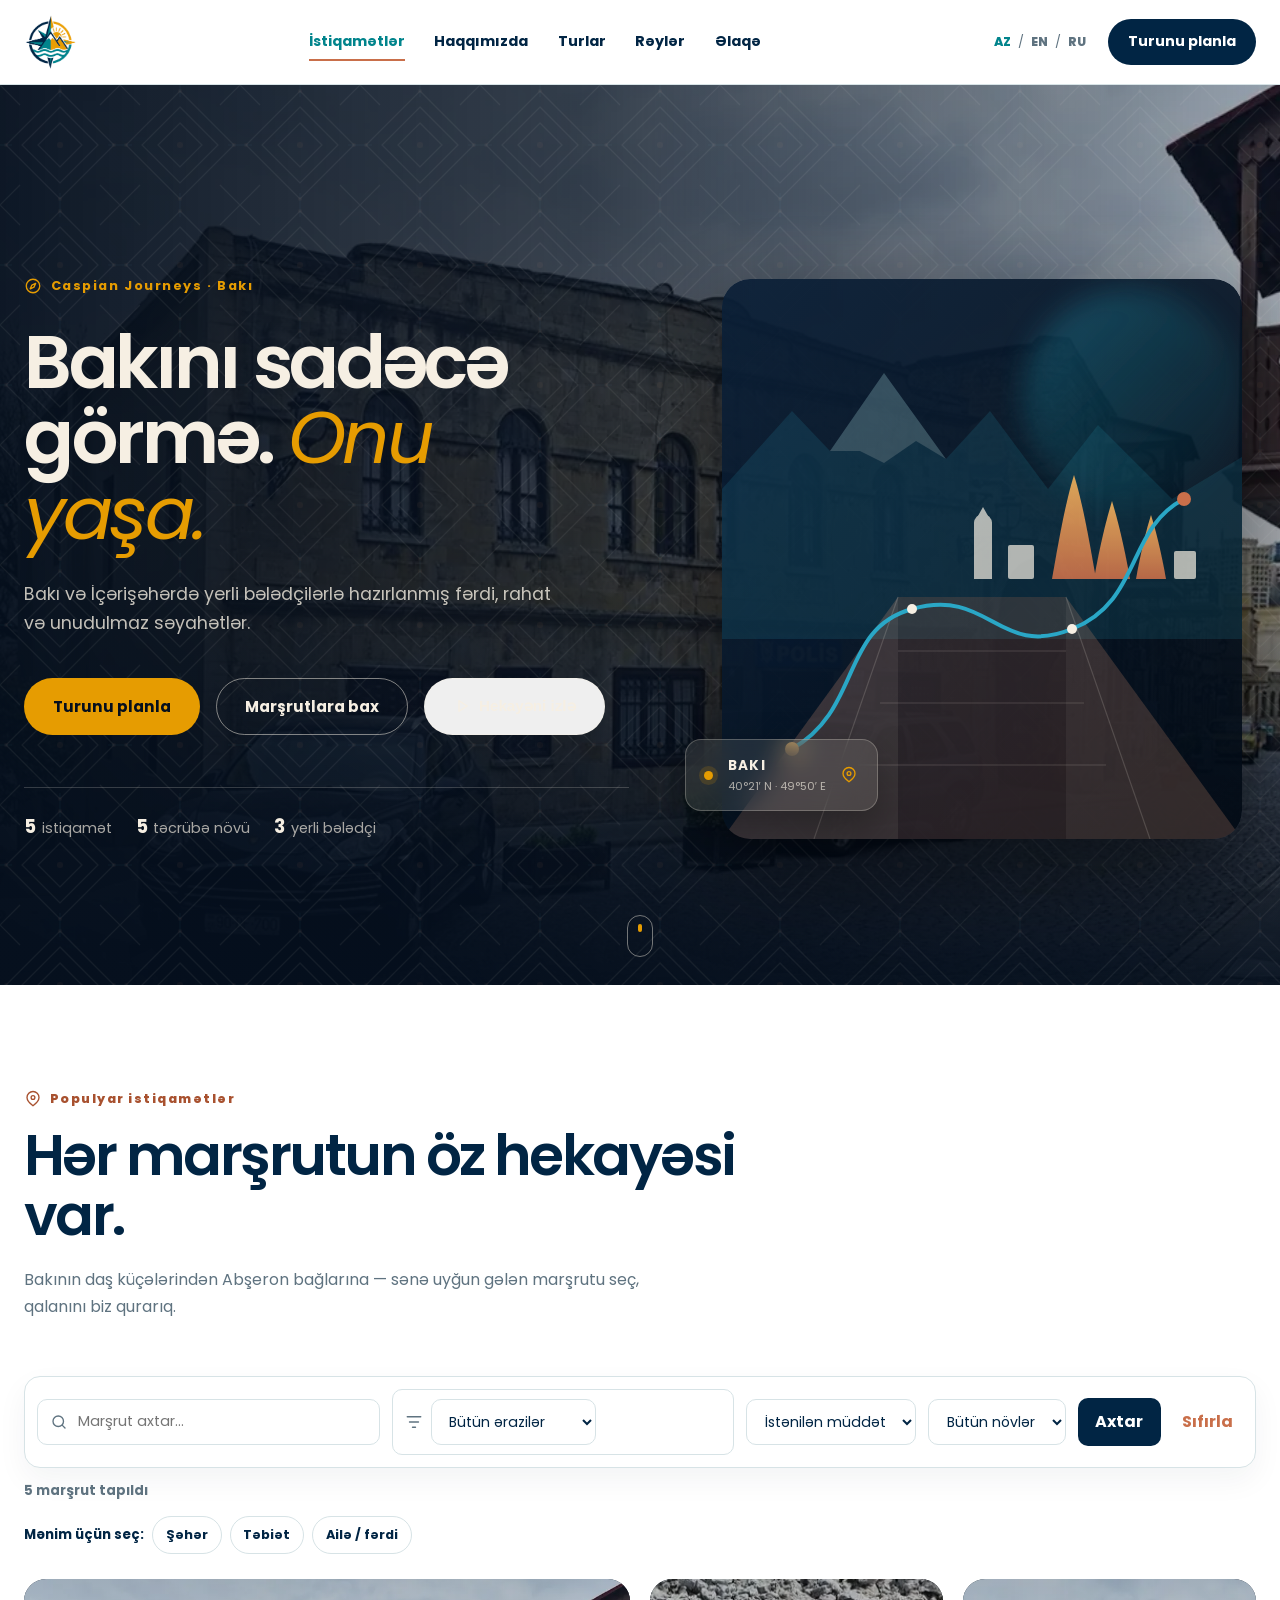
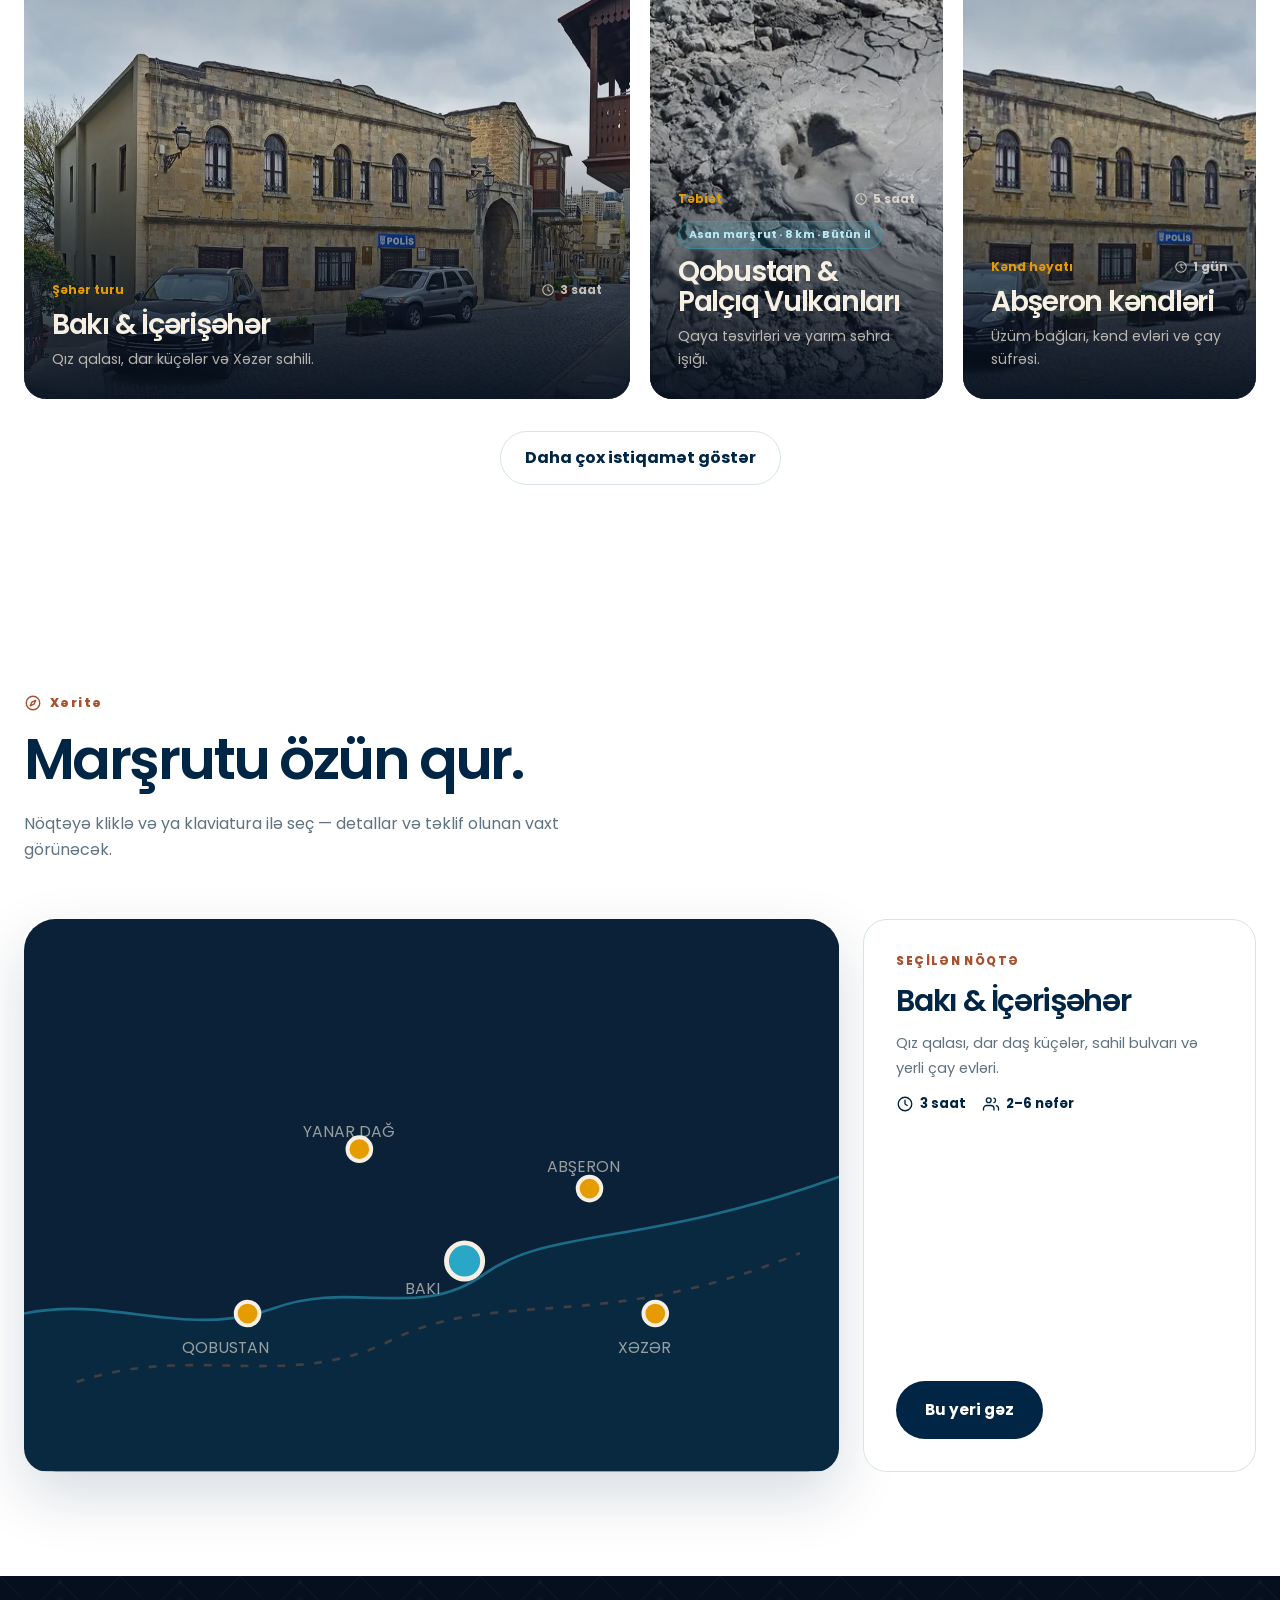
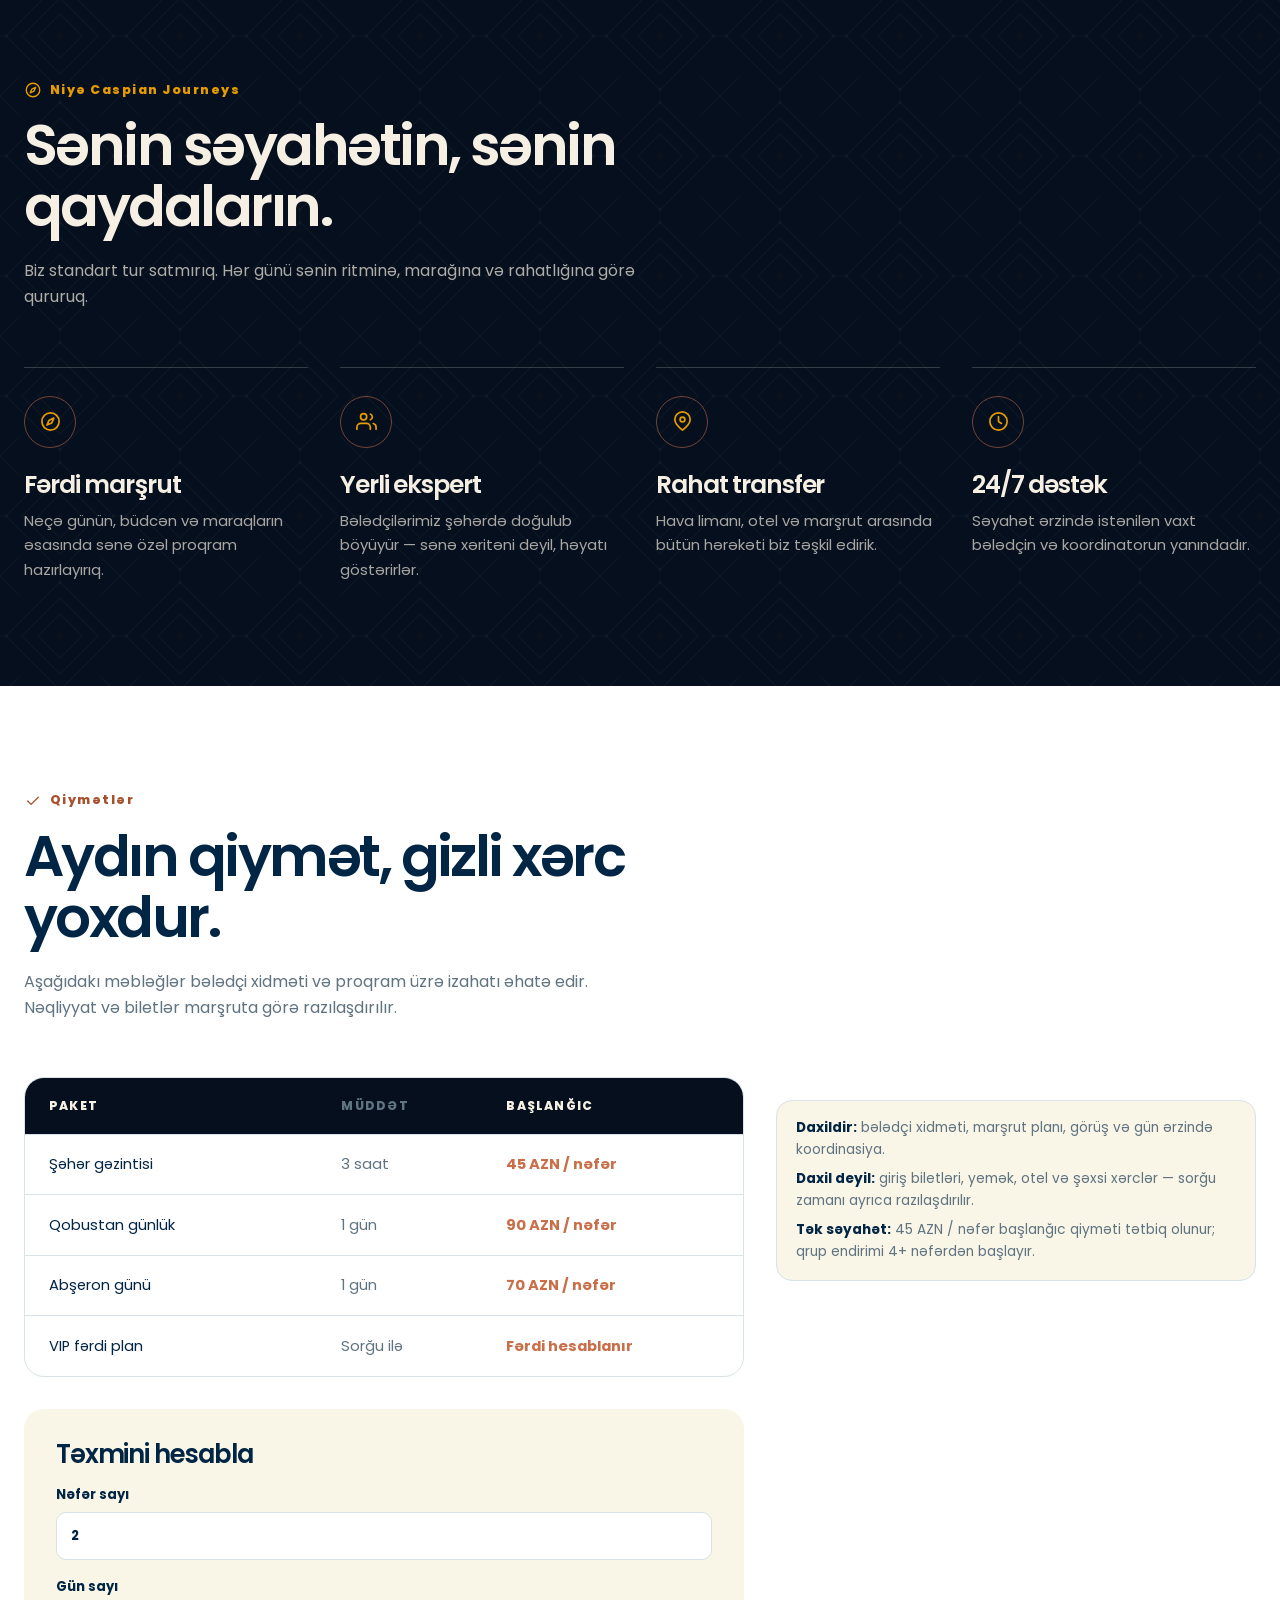
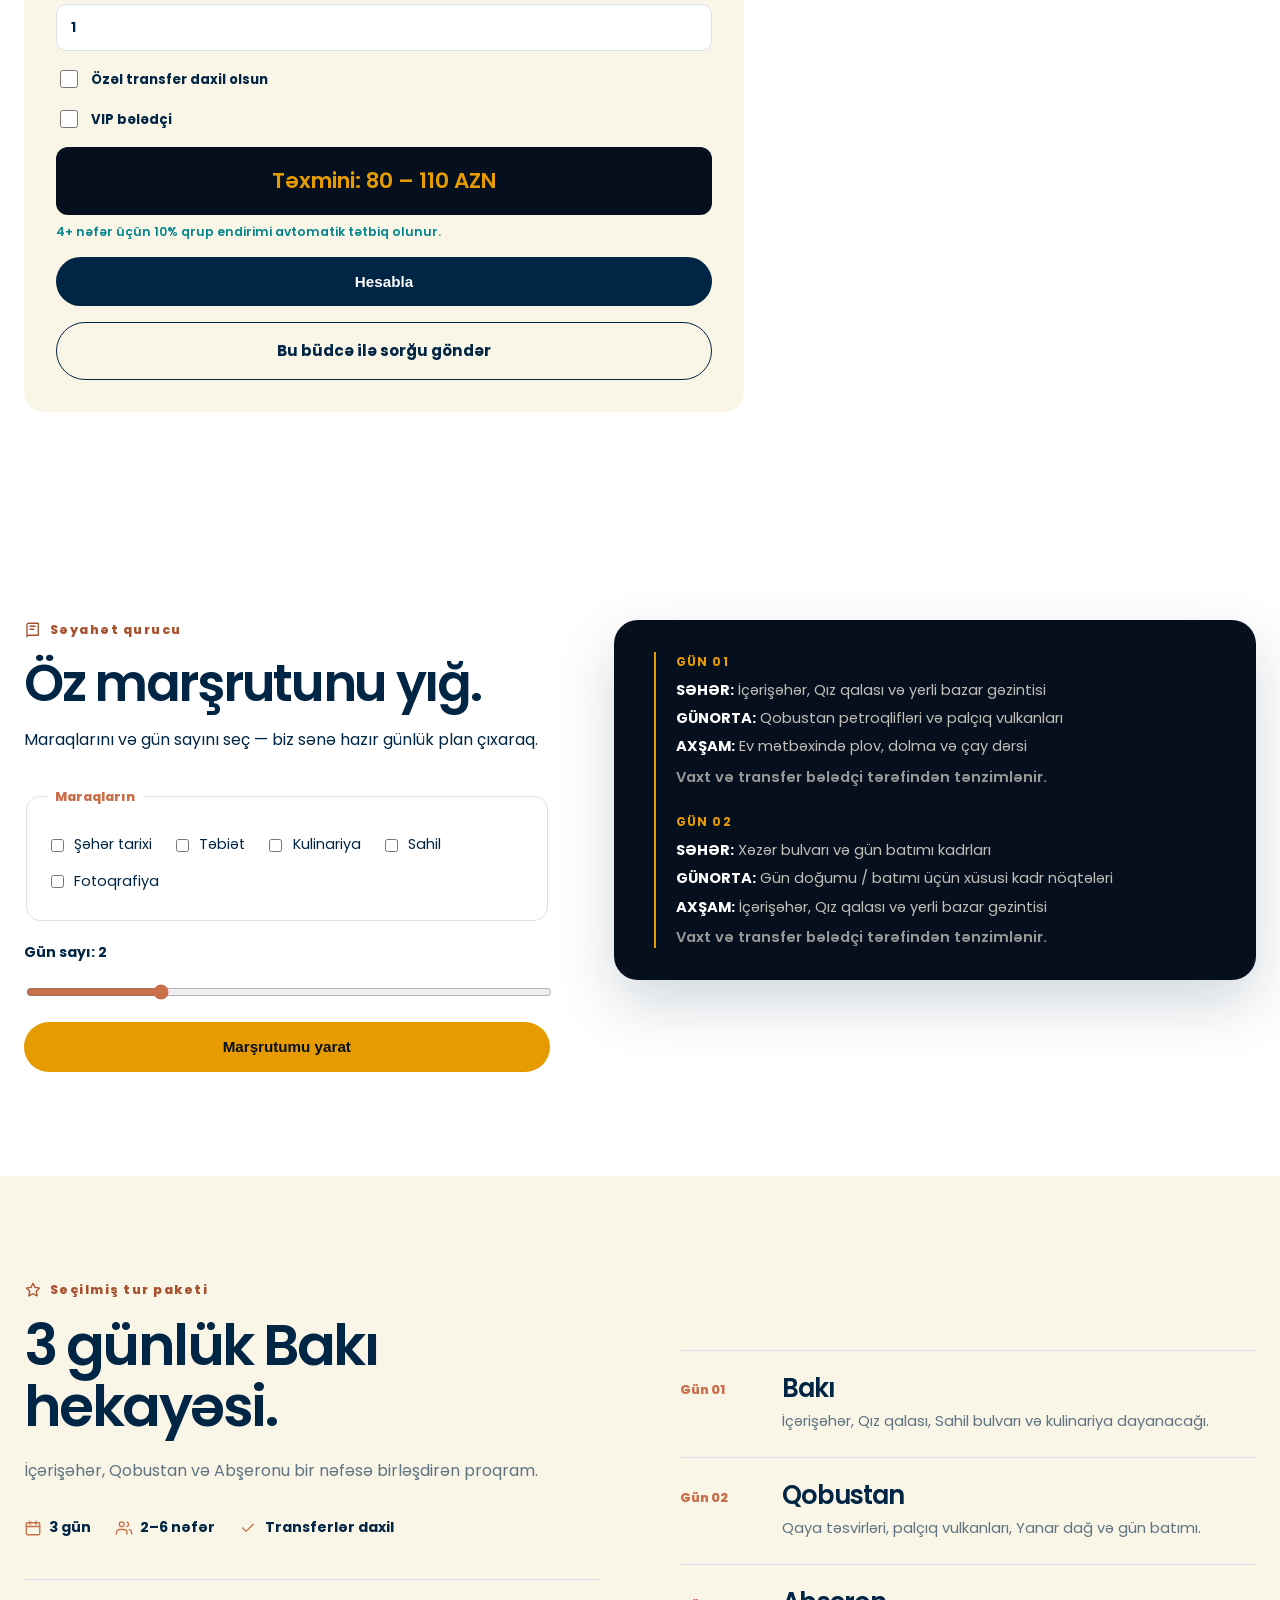
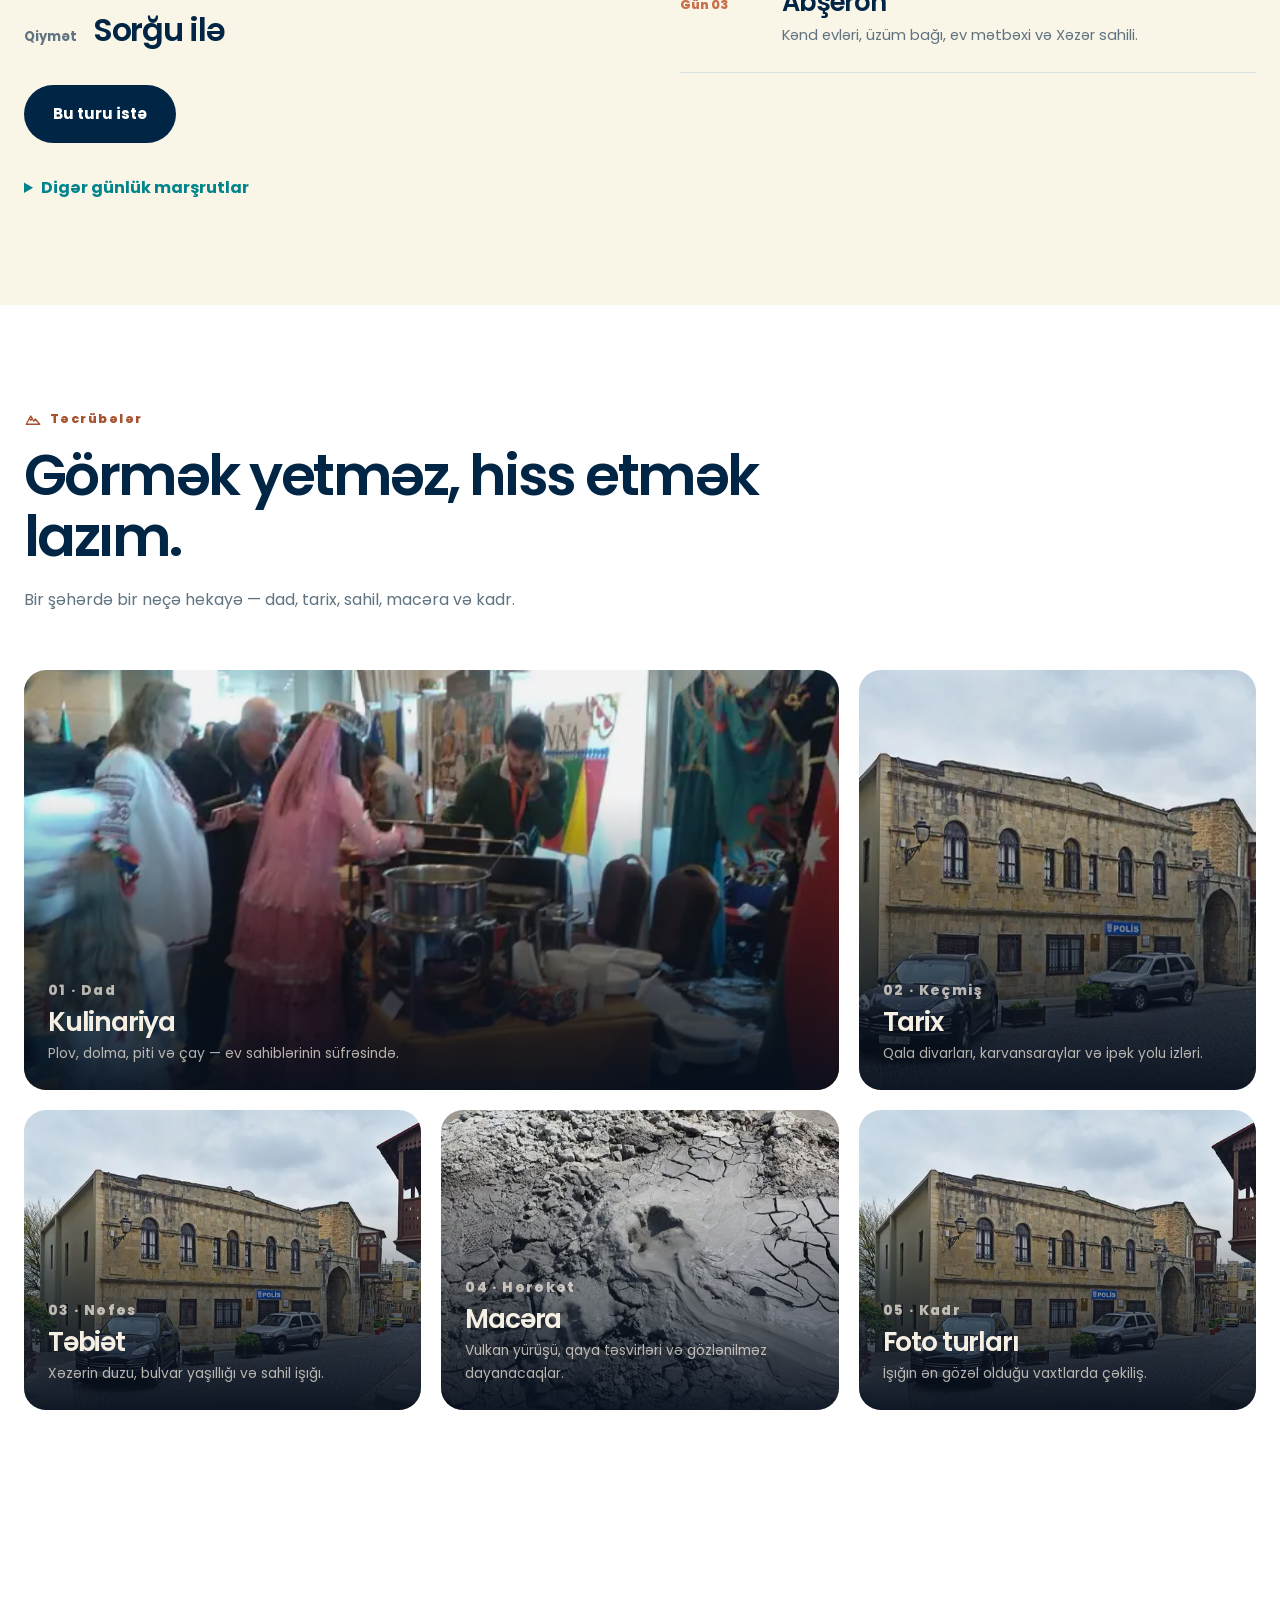
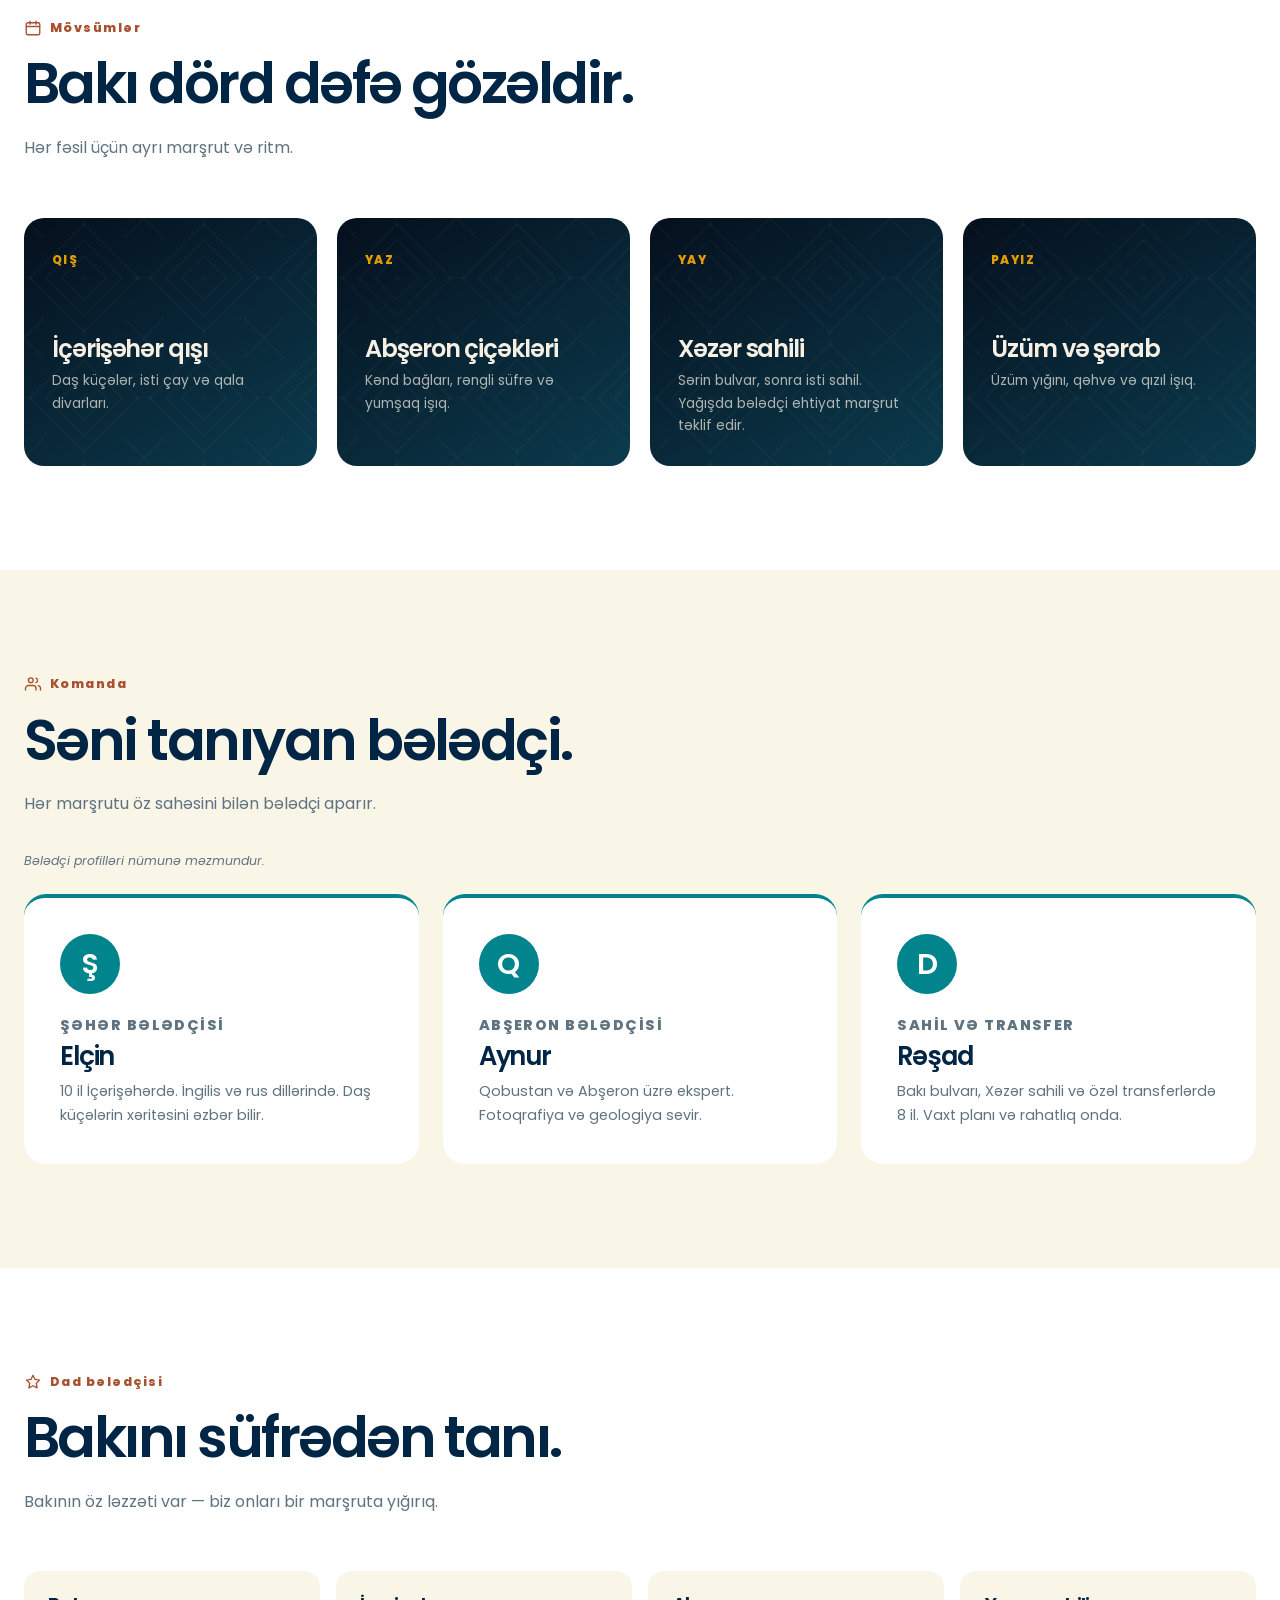
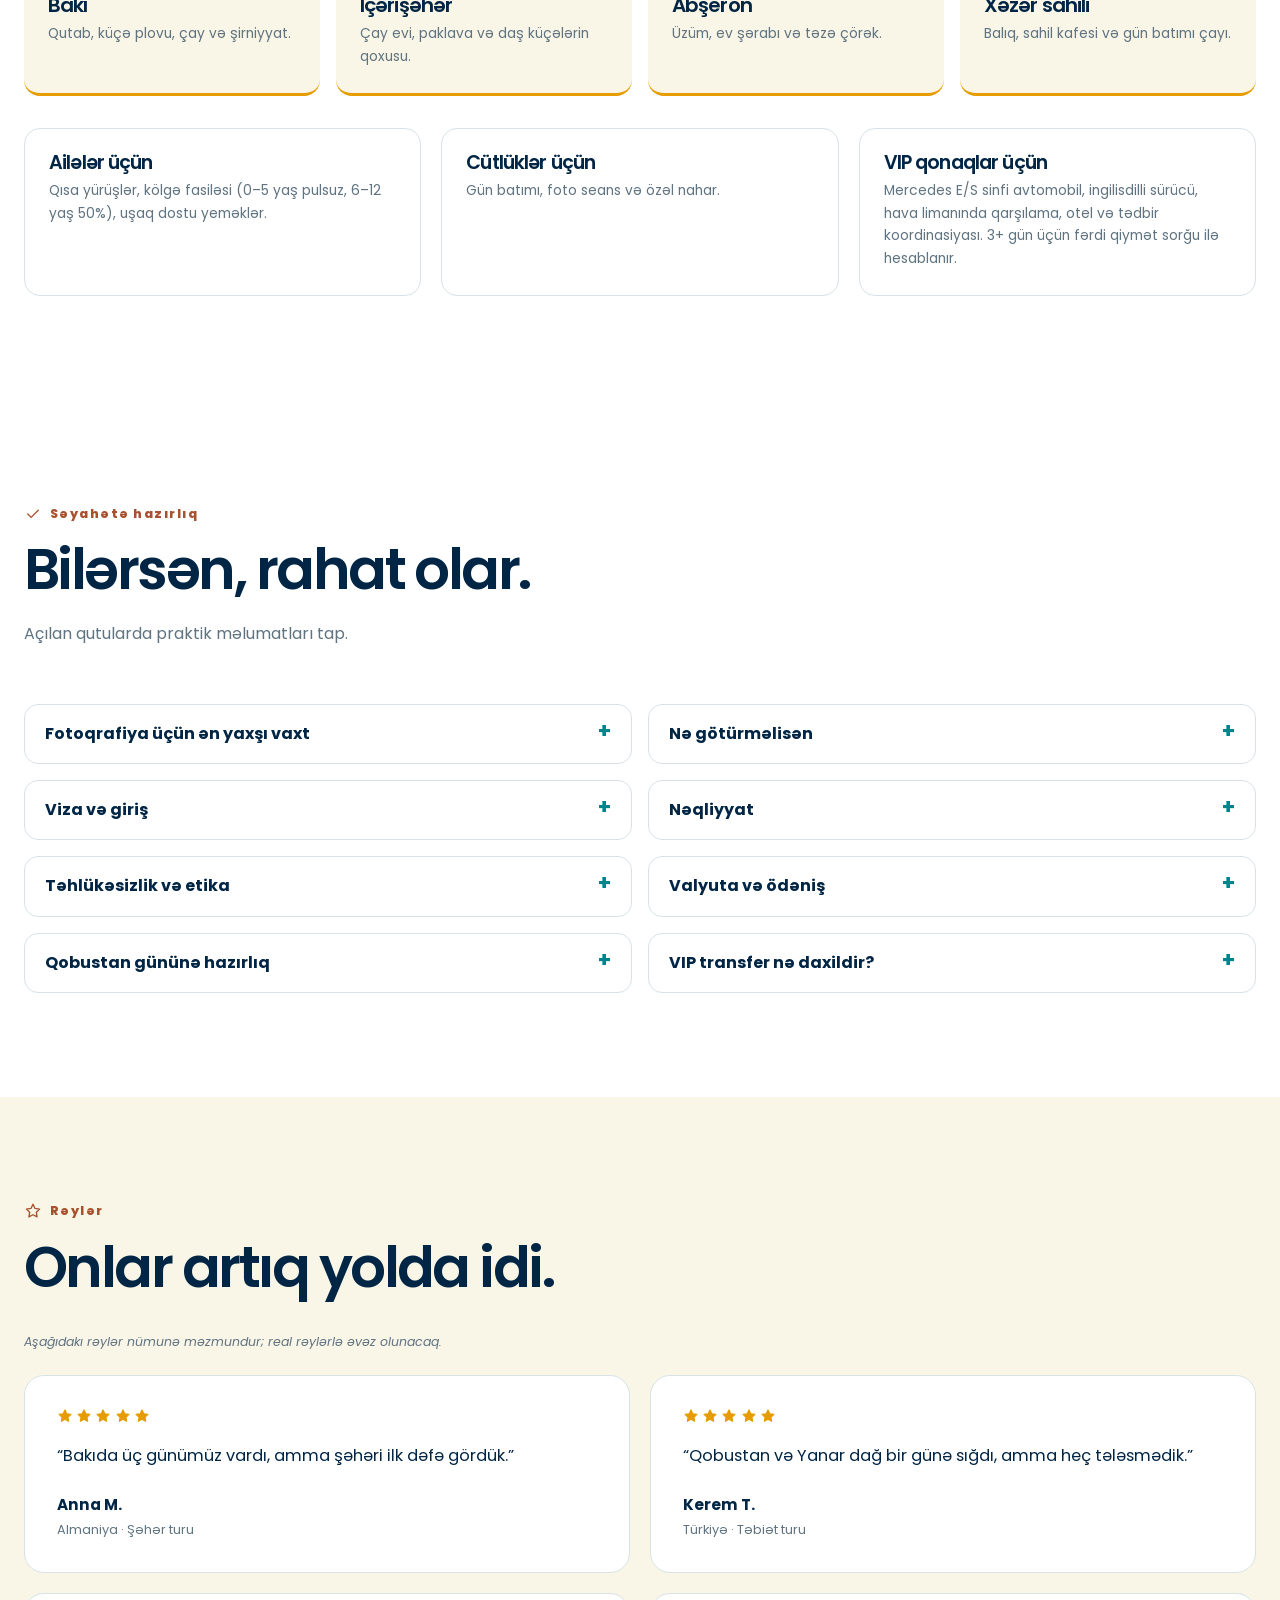
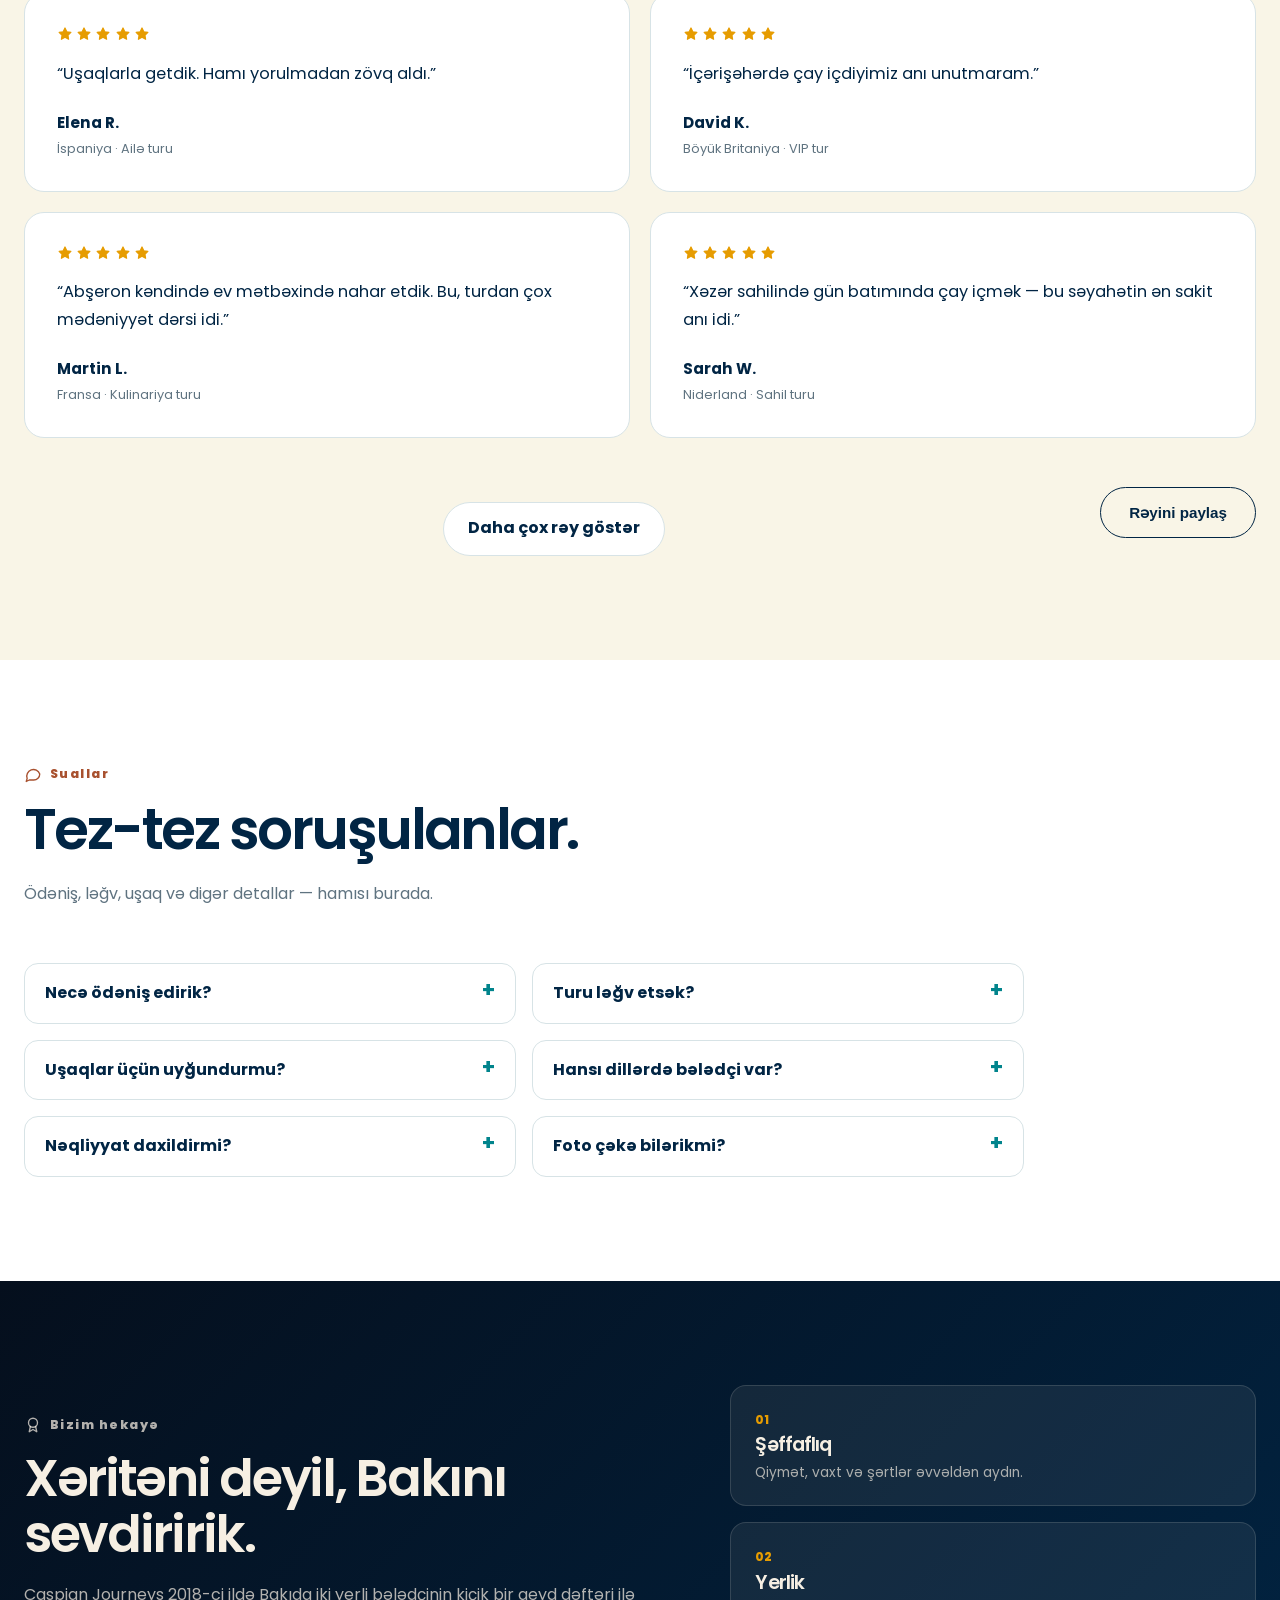
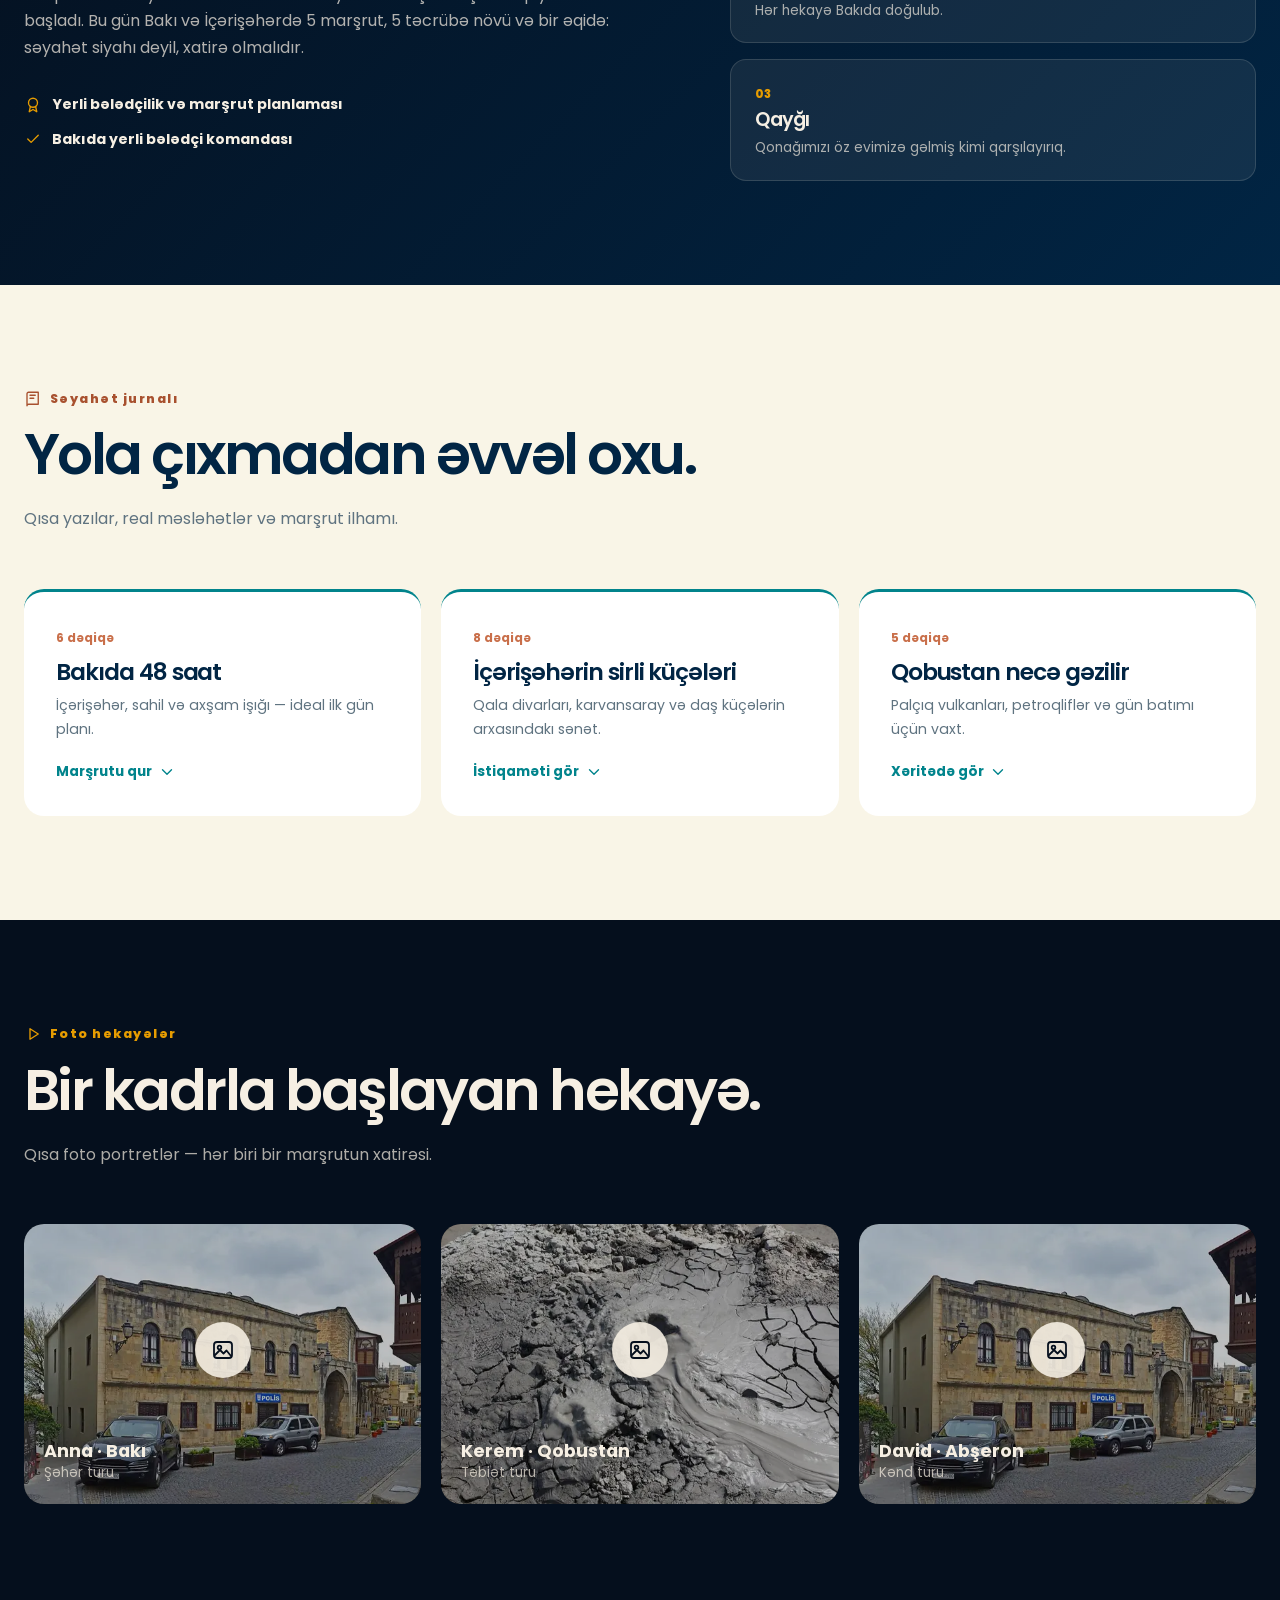
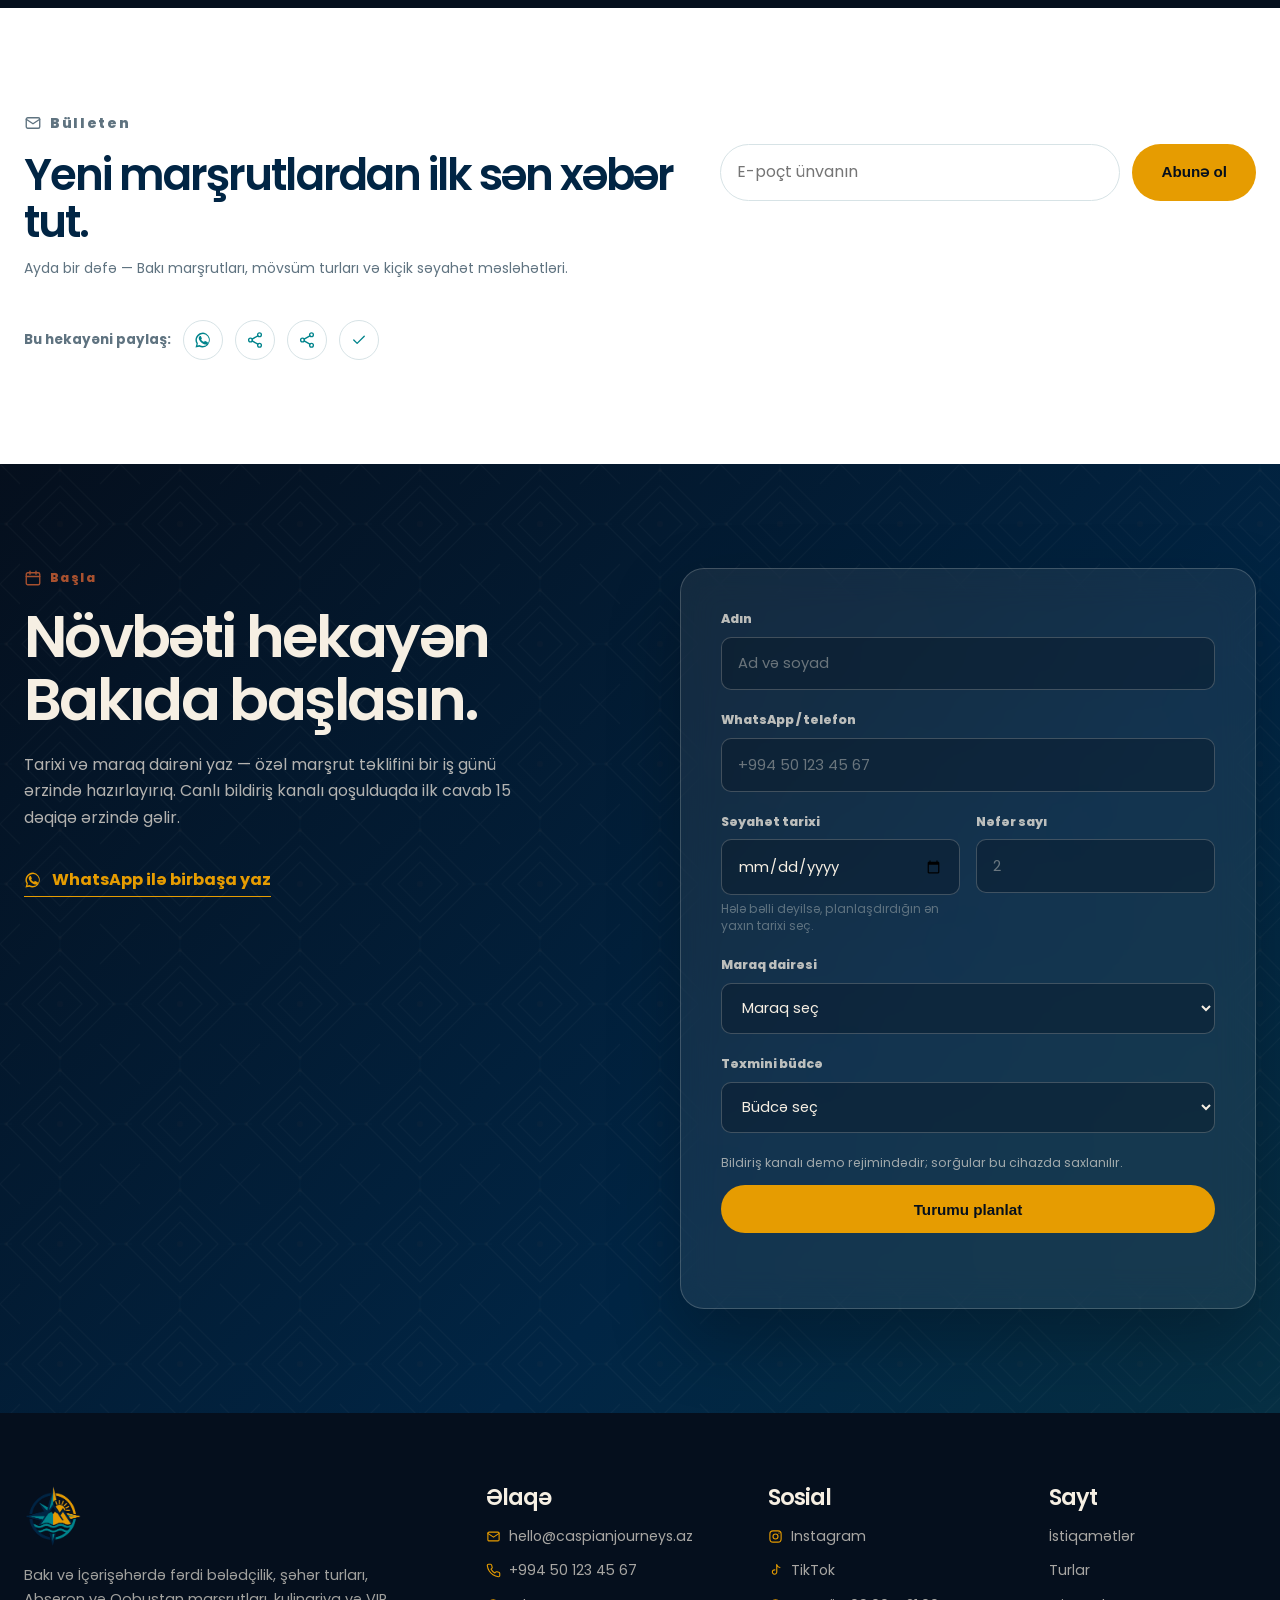
<file: index.html>
<!DOCTYPE html>
<html lang="az">
<head>
  <meta charset="UTF-8">
  <meta name="viewport" content="width=device-width, initial-scale=1.0">
  <script>document.documentElement.classList.add('js');</script>
  <title>Caspian Journeys — Bakını sadəcə görmə, onu yaşa</title>
  <meta name="description" content="Bakı və İçərişəhərdə fərdi bələdçilik, şəhər turları, Abşeron və Qobustan marşrutları, kulinariya və VIP transfer.">
  <meta name="theme-color" content="#012544">
  <meta property="og:type" content="website">
  <meta property="og:site_name" content="Caspian Journeys">
  <meta property="og:title" content="Caspian Journeys — Bakını sadəcə görmə, onu yaşa">
  <meta property="og:description" content="Yerli bələdçilərlə Bakı və İçərişəhərdə hazırlanmış fərdi, rahat və unudulmaz səyahətlər.">
  <meta property="og:image" content="https://omarbabaiev.github.io/caspian-journeys/assets/images/dest-baku.jpg">
  <meta property="og:image:width" content="1200">
  <meta property="og:image:height" content="888">
  <meta property="og:image:alt" content="İçərişəhərin daş küçəsi">
  <meta property="og:url" content="https://omarbabaiev.github.io/caspian-journeys/">
  <meta property="og:locale" content="az_AZ">
  <meta property="og:locale:alternate" content="en_US">
  <meta property="og:locale:alternate" content="ru_RU">
  <meta name="twitter:card" content="summary_large_image">
  <meta name="twitter:title" content="Caspian Journeys — Bakını sadəcə görmə, onu yaşa">
  <meta name="twitter:description" content="Yerli bələdçilərlə Bakı və İçərişəhərdə fərdi səyahət planlaması və şəhər turları.">
  <meta name="twitter:image" content="https://omarbabaiev.github.io/caspian-journeys/assets/images/dest-baku.jpg">
  <link rel="canonical" href="https://omarbabaiev.github.io/caspian-journeys/">
  <link rel="alternate" hreflang="az" href="https://omarbabaiev.github.io/caspian-journeys/?lang=az">
  <link rel="alternate" hreflang="en" href="https://omarbabaiev.github.io/caspian-journeys/?lang=en">
  <link rel="alternate" hreflang="ru" href="https://omarbabaiev.github.io/caspian-journeys/?lang=ru">
  <link rel="alternate" hreflang="x-default" href="https://omarbabaiev.github.io/caspian-journeys/">
  <script type="application/ld+json">
  {
    "@context": "https://schema.org",
    "@type": "TravelAgency",
    "name": "Caspian Journeys",
    "url": "https://omarbabaiev.github.io/caspian-journeys/",
    "description": "Bakı və İçərişəhərdə fərdi bələdçilik, şəhər turları, Abşeron və Qobustan marşrutları və kulinariya səyahətləri.",
    "image": "https://omarbabaiev.github.io/caspian-journeys/assets/images/dest-baku.jpg",
    "address": {
      "@type": "PostalAddress",
      "addressLocality": "Bakı",
      "addressCountry": "AZ"
    },
    "areaServed": { "@type": "City", "name": "Baku" }
  }
  </script>
  <link rel="manifest" href="manifest.json">
  <link rel="icon" type="image/png" href="assets/images/icon-192.png?v=8">
  <link rel="preconnect" href="https://fonts.googleapis.com">
  <link rel="preconnect" href="https://fonts.gstatic.com" crossorigin>
  <link href="https://fonts.googleapis.com/css2?family=Poppins:ital,wght@0,300;0,400;0,500;0,600;0,700;0,800;1,400;1,500;1,600&display=swap" rel="stylesheet">
  <link rel="stylesheet" href="css/style.css?v=8">
</head>
<body>
  <a class="skip-link" href="#main">Məzmuna keç</a>

  <svg class="icon-sprite" aria-hidden="true" focusable="false">
    <symbol id="i-compass" viewBox="0 0 24 24"><circle cx="12" cy="12" r="9"/><path d="m15.5 8.5-2.2 5-5 2.2 2.2-5 5-2.2Z"/></symbol>
    <symbol id="i-pin" viewBox="0 0 24 24"><path d="M20 10c0 5-8 11-8 11S4 15 4 10a8 8 0 1 1 16 0Z"/><circle cx="12" cy="10" r="2.5"/></symbol>
    <symbol id="i-mountain" viewBox="0 0 24 24"><path d="m3 19 6-11 4 7 2-3 6 7H3Z"/><path d="m7 11 2 3 2-3"/></symbol>
    <symbol id="i-clock" viewBox="0 0 24 24"><circle cx="12" cy="12" r="9"/><path d="M12 7v5l3 2"/></symbol>
    <symbol id="i-users" viewBox="0 0 24 24"><path d="M16 20v-2a4 4 0 0 0-4-4H6a4 4 0 0 0-4 4v2"/><circle cx="9" cy="7" r="3.2"/><path d="M22 20v-2a4 4 0 0 0-3-3.9M16 4.2a3.2 3.2 0 0 1 0 6"/></symbol>
    <symbol id="i-calendar" viewBox="0 0 24 24"><rect x="3" y="5" width="18" height="16" rx="2"/><path d="M8 3v4M16 3v4M3 10h18"/></symbol>
    <symbol id="i-check" viewBox="0 0 24 24"><path d="m5 12 4.5 4.5L19 7"/></symbol>
    <symbol id="i-star" viewBox="0 0 24 24"><path d="m12 3 2.7 5.6 6.1.9-4.4 4.3 1 6.1-5.4-2.9-5.4 2.9 1-6.1L3.2 9.5l6.1-.9L12 3Z"/></symbol>
    <symbol id="i-phone" viewBox="0 0 24 24"><path d="M22 16.9v3a2 2 0 0 1-2.2 2 19.8 19.8 0 0 1-8.6-3.1 19.5 19.5 0 0 1-6-6A19.8 19.8 0 0 1 2.1 4.2 2 2 0 0 1 4.1 2h3a2 2 0 0 1 2 1.7c.1 1 .4 1.9.7 2.8a2 2 0 0 1-.5 2.1L8.1 9.9a16 16 0 0 0 6 6l1.3-1.3a2 2 0 0 1 2.1-.5c.9.3 1.8.6 2.8.7a2 2 0 0 1 1.7 2.1Z"/></symbol>
    <symbol id="i-mail" viewBox="0 0 24 24"><rect x="3" y="5" width="18" height="14" rx="2"/><path d="m3 7 9 6 9-6"/></symbol>
    <symbol id="i-instagram" viewBox="0 0 24 24"><rect x="3" y="3" width="18" height="18" rx="5"/><circle cx="12" cy="12" r="4"/><circle cx="17.5" cy="6.5" r="1" fill="currentColor" stroke="none"/></symbol>
    <symbol id="i-tiktok" viewBox="0 0 24 24"><path d="M14 3v11.5a3.5 3.5 0 1 1-3-3.5"/><path d="M14 3c.6 2.4 2.3 4 5 4.3"/></symbol>
    <symbol id="i-whatsapp" viewBox="0 0 24 24"><path fill="currentColor" stroke="none" d="M12 2a10 10 0 0 0-8.6 15.1L2 22l5-.9A10 10 0 1 0 12 2Zm0 18a8 8 0 0 1-4.1-1.1l-.3-.2-3 .6.6-2.9-.2-.3A8 8 0 1 1 12 20Zm4.4-6c-.2-.1-1.4-.7-1.6-.8s-.4-.1-.5.1-.6.8-.7 1-.3.2-.5.1a6.6 6.6 0 0 1-2-1.2 7.5 7.5 0 0 1-1.4-1.7c-.1-.2 0-.4.1-.5l.4-.5.2-.4v-.4l-1-2.4c-.3-.6-.5-.5-.7-.5h-.6c-.2 0-.5.1-.8.4-.3.3-1 1-1 2.5s1.1 2.9 1.2 3.1c.1.2 2.1 3.2 5.1 4.5.7.3 1.3.5 1.7.6.7.2 1.4.2 1.9.1.6-.1 1.8-.7 2-1.4.2-.7.2-1.3.2-1.5-.1-.1-.3-.2-.5-.3Z"/></symbol>
    <symbol id="i-search" viewBox="0 0 24 24"><circle cx="11" cy="11" r="7"/><path d="m20 20-3.5-3.5"/></symbol>
    <symbol id="i-filter" viewBox="0 0 24 24"><path d="M3 5h18M6 12h12M10 19h4"/></symbol>
    <symbol id="i-play" viewBox="0 0 24 24"><path d="m8 5 11 7-11 7V5Z"/></symbol>
    <symbol id="i-image" viewBox="0 0 24 24"><rect x="3" y="4" width="18" height="16" rx="3"/><circle cx="8.5" cy="9.5" r="1.8"/><path d="m4 17 5-5 3.5 3.5 3-3L20 18"/></symbol>
    <symbol id="i-share" viewBox="0 0 24 24"><circle cx="18" cy="5" r="2.5"/><circle cx="6" cy="12" r="2.5"/><circle cx="18" cy="19" r="2.5"/><path d="m8.2 10.8 7.6-4.4M8.2 13.2l7.6 4.4"/></symbol>
    <symbol id="i-message" viewBox="0 0 24 24"><path d="M21 12a8 8 0 0 1-8 8H7l-4 2 1.2-4A8 8 0 1 1 21 12Z"/></symbol>
    <symbol id="i-chevron" viewBox="0 0 24 24"><path d="m6 9 6 6 6-6"/></symbol>
    <symbol id="i-download" viewBox="0 0 24 24"><path d="M12 3v12m0 0 4-4m-4 4-4-4M4 19h16"/></symbol>
    <symbol id="i-award" viewBox="0 0 24 24"><circle cx="12" cy="9" r="6"/><path d="m8.5 14-1.5 7 5-3 5 3-1.5-7"/></symbol>
    <symbol id="i-book" viewBox="0 0 24 24"><path d="M4 5a2 2 0 0 1 2-2h13v16H6a2 2 0 0 0-2 2V5Z"/><path d="M8 7h7M8 11h5"/></symbol>
  </svg>

  <header class="site-header">
    <div class="container navbar">
      <a href="#top" class="brand" aria-label="Caspian Journeys — ana səhifə">
        <img src="assets/images/logo-mark-transparent.png?v=8" alt="Caspian Journeys loqosu" class="brand-logo">
      </a>
      <nav id="site-nav" class="site-nav" aria-label="Əsas menyu">
        <a href="#destinations" data-i18n="nav_dest">İstiqamətlər</a>
        <a href="#about" data-i18n="nav_about">Haqqımızda</a>
        <a href="#tours" data-i18n="nav_tours">Turlar</a>
        <a href="#reviews" data-i18n="nav_reviews">Rəylər</a>
        <a href="#contact" data-i18n="nav_contact">Əlaqə</a>
      </nav>
      <div class="nav-actions">
        <div class="lang-switch" role="group" aria-label="Dil seçimi">
          <button type="button" class="lang-btn is-active" data-lang="az" aria-pressed="true">AZ</button><span aria-hidden="true">/</span>
          <button type="button" class="lang-btn" data-lang="en" aria-pressed="false">EN</button><span aria-hidden="true">/</span>
          <button type="button" class="lang-btn" data-lang="ru" aria-pressed="false">RU</button>
        </div>
        <a class="nav-cta" href="#booking" data-i18n="cta_plan">Turunu planla</a>
        <button class="menu-toggle" type="button" aria-expanded="false" aria-controls="site-nav" aria-label="Menyu"><span></span><span></span></button>
      </div>
    </div>
    <p class="lang-note" id="lang-note" role="status" aria-live="polite" data-no-i18n></p>
  </header>

  <main id="main">
    <!-- HERO -->
    <section id="top" class="hero">
      <picture><source type="image/webp" srcset="assets/images/dest-baku-600.webp 600w, assets/images/dest-baku-1000.webp 1000w" sizes="100vw"><img class="hero-bg" src="assets/images/dest-baku.jpg" alt="" fetchpriority="high"></picture>
      <div class="hero-veil" aria-hidden="true"></div>
      <div class="hero-pattern" aria-hidden="true"></div>
      <div class="container hero-inner">
        <div class="hero-copy">
          <p class="hero-kicker"><svg class="icon"><use href="#i-compass"/></svg> Caspian Journeys · Bakı</p>
          <h1 data-i18n="hero_title">Bakını sadəcə görmə. <em>Onu yaşa.</em></h1>
          <p class="hero-lead" data-i18n="hero_lead">Bakı və İçərişəhərdə yerli bələdçilərlə hazırlanmış fərdi, rahat və unudulmaz səyahətlər.</p>
          <div class="hero-actions">
            <a class="btn btn-gold" href="#booking" data-i18n="cta_plan">Turunu planla</a>
            <a class="btn btn-ghost" href="#tours" data-i18n="cta_routes">Marşrutlara bax</a>
            <button class="btn btn-ghost" type="button" data-open-video><svg class="icon"><use href="#i-play"/></svg> <span data-i18n="cta_film">Hekayəni izlə</span></button>
          </div>
          <div class="hero-proof">
            <span><strong>5</strong> <span>istiqamət</span></span>
            <span><strong>5</strong> <span>təcrübə növü</span></span>
            <span><strong>3</strong> <span>yerli bələdçi</span></span>
          </div>
        </div>
        <div class="hero-visual" aria-hidden="true">
          <svg class="collage" viewBox="0 0 520 560" role="img" aria-label="Bakı və İçərişəhər marşrut kollajı">
            <defs>
              <linearGradient id="obsidian" x1="0" y1="0" x2="1" y2="1"><stop offset="0%" stop-color="#0b2038"/><stop offset="100%" stop-color="#020a14"/></linearGradient>
              <linearGradient id="flame" x1="0" y1="1" x2="0" y2="0"><stop offset="0%" stop-color="#C96F4A"/><stop offset="100%" stop-color="#F2B35C"/></linearGradient>
              <linearGradient id="azureGlow" x1="0" y1="0" x2="1" y2="1"><stop offset="0%" stop-color="#2AA7C6"/><stop offset="100%" stop-color="#01848C" stop-opacity="0"/></linearGradient>
              <filter id="soft"><feGaussianBlur stdDeviation="14"/></filter>
            </defs>
            <rect width="520" height="560" rx="28" fill="url(#obsidian)" opacity=".92"/>
            <circle cx="410" cy="120" r="110" fill="url(#azureGlow)" opacity=".35" filter="url(#soft)"/>
            <path d="M0 210 70 132l38 40 54-78 62 86 44-48 58 78 50-64 74 74 70-42v182H0Z" fill="#2AA7C6" opacity=".14"/>
            <path d="m108 172 54-78 62 86-30-18-32 22-24-12Z" fill="#F6EFE3" opacity=".16"/>
            <g fill="url(#flame)" opacity=".9">
              <path d="M330 300c8-46 14-78 22-104 8 26 14 58 22 104Z"/><path d="M372 300c6-34 12-58 18-78 6 20 12 44 18 78Z"/><path d="M414 300c5-28 10-48 15-64 5 16 10 36 15 64Z"/>
            </g>
            <g fill="#F6EFE3" opacity=".7">
              <path d="M252 300h18v-56a9 9 0 0 0-18 0Z"/><path d="M252 244h18l-9-16Z"/><rect x="286" y="266" width="26" height="34" rx="2"/><rect x="452" y="272" width="22" height="28" rx="2"/>
            </g>
            <path d="M0 560 176 318h168l176 242Z" fill="#C96F4A" opacity=".18"/><path d="M0 560 176 318v242Z" fill="#F6EFE3" opacity=".07"/><path d="M520 560 344 318v242Z" fill="#F6EFE3" opacity=".05"/>
            <g stroke="#F6EFE3" stroke-opacity=".16" stroke-width="1.2"><path d="M176 318 92 560M344 318l84 242M176 372h168M158 424h204M136 486h248"/></g>
            <path class="collage-route" pathLength="1000" d="M70 470C140 430 118 350 190 330C268 308 276 380 350 350C420 322 404 250 462 220" fill="none" stroke="#2AA7C6" stroke-width="4" stroke-linecap="round"/>
            <circle cx="70" cy="470" r="7" fill="#F2B35C"/><circle cx="190" cy="330" r="5" fill="#F6EFE3"/><circle cx="350" cy="350" r="5" fill="#F6EFE3"/><circle cx="462" cy="220" r="7" fill="#C96F4A"/>
          </svg>
          <div class="hero-glass"><span class="glass-dot"></span><div><strong>BAKI</strong><small>40°21′ N · 49°50′ E</small></div><svg class="icon"><use href="#i-pin"/></svg></div>
        </div>
      </div>
      <a class="scroll-cue" href="#destinations" aria-label="Aşağı sürüş"><span></span></a>
    </section>

    <!-- DESTINATIONS + FILTER -->
    <section id="destinations" class="section destinations">
      <div class="container">
        <div class="section-head reveal">
          <p class="eyebrow"><svg class="icon"><use href="#i-pin"/></svg> <span data-i18n="dest_eyebrow">Populyar istiqamətlər</span></p>
          <h2 data-i18n="dest_title">Hər marşrutun öz hekayəsi var.</h2>
          <p data-i18n="dest_lead">Bakının daş küçələrindən Abşeron bağlarına — sənə uyğun gələn marşrutu seç, qalanını biz qurarıq.</p>
        </div>

        <form class="filter-bar reveal" id="tour-filter" role="search">
          <label class="filter-field"><svg class="icon"><use href="#i-search"/></svg><input type="search" id="filter-search" aria-label="Axtar" placeholder="Marşrut axtar..."></label>
          <label class="filter-field"><svg class="icon"><use href="#i-filter"/></svg><select id="filter-region" aria-label="Region"><option value="">Bütün ərazilər</option><option value="baki">Bakı &amp; İçərişəhər</option><option value="qobustan">Qobustan</option><option value="abseron">Abşeron</option><option value="xezer">Xəzər sahili</option></select></label>
          <select id="filter-duration" aria-label="Müddət"><option value="">İstənilən müddət</option><option value="short">Yarım gün</option><option value="day">1 gün</option><option value="multi">2+ gün</option></select>
          <select id="filter-interest" aria-label="Maraq"><option value="">Bütün növlər</option><option value="city">Şəhər</option><option value="nature">Təbiət</option><option value="culture">Mədəniyyət</option><option value="food">Kulinariya</option></select>
          <button class="filter-apply" type="submit">Axtar</button>
          <button class="filter-reset" type="reset">Sıfırla</button>
        </form>
        <p class="filter-count" id="filter-count" role="status" aria-live="polite" data-no-i18n></p>
        <div class="quick-pick reveal" role="group" aria-label="Mənim üçün seç">
          <span>Mənim üçün seç:</span>
          <button type="button" data-route="Şəhər turları">Şəhər</button>
          <button type="button" data-route="Təbiət turları">Təbiət</button>
          <button type="button" data-route="Şəxsi səyahət planlaması">Ailə / fərdi</button>
        </div>

        <div class="destination-grid" id="destination-grid">
          <article class="destination-card card-feature reveal" data-region="baki" data-duration="short" data-interest="city"><picture><source type="image/webp" srcset="assets/images/dest-baku-600.webp 600w, assets/images/dest-baku-1000.webp 1000w" sizes="(max-width: 760px) 100vw, (max-width: 1100px) 50vw, 33vw"><img src="assets/images/dest-baku.jpg" alt="İçərişəhərin daş küçəsi" loading="lazy"></picture><div class="destination-overlay"><div class="destination-top"><span>Şəhər turu</span><span><svg class="icon"><use href="#i-clock"/></svg> 3 saat</span></div><h3>Bakı &amp; İçərişəhər</h3><p>Qız qalası, dar küçələr və Xəzər sahili.</p></div></article>
          <article class="destination-card reveal" data-region="qobustan" data-duration="day" data-interest="nature"><picture><source type="image/webp" srcset="assets/images/dest-gobustan-600.webp 600w, assets/images/dest-gobustan-1000.webp 1000w" sizes="(max-width: 760px) 100vw, (max-width: 1100px) 50vw, 33vw"><img src="assets/images/dest-gobustan.jpg" alt="Qobustan palçıq vulkanları" loading="lazy"></picture><div class="destination-overlay"><div class="destination-top"><span>Təbiət</span><span><svg class="icon"><use href="#i-clock"/></svg> 5 saat</span></div><span class="route-badge">Asan marşrut · 8 km · Bütün il</span><h3>Qobustan &amp; Palçıq Vulkanları</h3><p>Qaya təsvirləri və yarım səhra işığı.</p></div></article>
          <article class="destination-card reveal" data-region="abseron" data-duration="day" data-interest="culture"><picture><source type="image/webp" srcset="assets/images/dest-baku-600.webp 600w, assets/images/dest-baku-1000.webp 1000w" sizes="(max-width: 760px) 100vw, (max-width: 1100px) 50vw, 33vw"><img src="assets/images/dest-baku.jpg" alt="Abşeron kəndləri" loading="lazy"></picture><div class="destination-overlay"><div class="destination-top"><span>Kənd həyatı</span><span><svg class="icon"><use href="#i-clock"/></svg> 1 gün</span></div><h3>Abşeron kəndləri</h3><p>Üzüm bağları, kənd evləri və çay süfrəsi.</p></div></article>
          <article class="destination-card reveal extra-place" data-region="baki" data-duration="short" data-interest="nature"><picture><source type="image/webp" srcset="assets/images/dest-gobustan-600.webp 600w, assets/images/dest-gobustan-1000.webp 1000w" sizes="(max-width: 760px) 100vw, (max-width: 1100px) 50vw, 33vw"><img src="assets/images/dest-gobustan.jpg" alt="Yanar dağ" loading="lazy"></picture><div class="destination-overlay"><div class="destination-top"><span>Təbiət</span><span><svg class="icon"><use href="#i-clock"/></svg> 2 saat</span></div><h3>Yanar Dağ</h3><p>Yeraltı qazın yaratdığı əbədi alov.</p></div></article>
          <article class="destination-card reveal extra-place" data-region="xezer" data-duration="day" data-interest="nature"><picture><source type="image/webp" srcset="assets/images/dest-baku-600.webp 600w, assets/images/dest-baku-1000.webp 1000w" sizes="(max-width: 760px) 100vw, (max-width: 1100px) 50vw, 33vw"><img src="assets/images/dest-baku.jpg" alt="Xəzər sahili" loading="lazy"></picture><div class="destination-overlay"><div class="destination-top"><span>Sahil</span><span><svg class="icon"><use href="#i-clock"/></svg> 1 gün</span></div><h3>Xəzər sahili</h3><p>Bulvar, marina və gün batımı.</p></div></article>
        </div>
        <button class="load-more" id="load-places" type="button">Daha çox istiqamət göstər</button>
      </div>
    </section>

    <!-- MAP -->
    <section id="map" class="section map-section">
      <div class="container">
        <div class="section-head reveal"><p class="eyebrow"><svg class="icon"><use href="#i-compass"/></svg> <span data-i18n="map_eyebrow">Xəritə</span></p><h2 data-i18n="map_title">Marşrutu özün qur.</h2><p>Nöqtəyə kliklə və ya klaviatura ilə seç — detallar və təklif olunan vaxt görünəcək.</p></div>
        <div class="map-grid reveal">
          <div class="map-canvas">
            <svg viewBox="0 0 620 420" role="img" aria-label="Bakı və Abşeron marşrut xəritəsi">
              <rect width="620" height="420" rx="24" fill="#0b2138"/>
              <path d="M0 300C70 286 120 320 190 296C250 274 300 306 350 270C400 234 470 250 620 196V420H0Z" fill="#08293f"/>
              <path d="M0 300C70 286 120 320 190 296C250 274 300 306 350 270C400 234 470 250 620 196" fill="none" stroke="#2AA7C6" stroke-opacity=".55" stroke-width="2"/>
              <path d="M40 352C130 322 200 360 280 320C360 280 440 316 590 254" fill="none" stroke="#C96F4A" stroke-opacity=".3" stroke-width="2" stroke-dasharray="6 8"/>
              <g class="map-points">
                <circle class="map-point is-selected" data-place="baki" tabindex="0" role="button" aria-label="Bakı" cx="330" cy="250" r="11"/>
                <circle class="map-point" data-place="qobustan" tabindex="0" role="button" aria-label="Qobustan" cx="170" cy="300" r="9"/>
                <circle class="map-point" data-place="abseron" tabindex="0" role="button" aria-label="Abşeron" cx="430" cy="205" r="9"/>
                <circle class="map-point" data-place="xezer" tabindex="0" role="button" aria-label="Xəzər sahili" cx="480" cy="300" r="9"/>
                <circle class="map-point" data-place="yanardag" tabindex="0" role="button" aria-label="Yanar Dağ" cx="255" cy="175" r="9"/>
              </g>
              <g fill="#F6EFE3" font-size="12" font-family="Poppins, sans-serif" opacity=".6"><text x="290" y="285">BAKI</text><text x="120" y="330">QOBUSTAN</text><text x="398" y="192">ABŞERON</text><text x="452" y="330">XƏZƏR</text><text x="212" y="166">YANAR DAĞ</text></g>
            </svg>
          </div>
          <aside class="map-detail" id="map-detail" aria-live="polite" data-no-i18n>
            <p class="map-detail-label">Seçilən nöqtə</p>
            <h3>Bakı &amp; İçərişəhər</h3>
            <p class="map-detail-desc">Qız qalası, dar daş küçələr, sahil bulvarı və yerli çay evləri.</p>
            <div class="map-detail-meta"><span><svg class="icon"><use href="#i-clock"/></svg> 3 saat</span><span><svg class="icon"><use href="#i-users"/></svg> 2–6 nəfər</span></div>
            <a class="btn btn-dark" href="#booking">Bu yeri gəz</a>
          </aside>
        </div>
      </div>
    </section>

    <!-- FEATURES -->
    <section id="about" class="section features">
      <div class="features-pattern" aria-hidden="true"></div>
      <div class="container">
        <div class="section-head section-head-light reveal"><p class="eyebrow"><svg class="icon"><use href="#i-compass"/></svg> <span data-i18n="about_eyebrow">Niyə Caspian Journeys</span></p><h2 data-i18n="about_title">Sənin səyahətin, sənin qaydaların.</h2><p>Biz standart tur satmırıq. Hər günü sənin ritminə, marağına və rahatlığına görə qururuq.</p></div>
        <div class="feature-grid">
          <article class="feature-item reveal"><span class="feature-icon"><svg class="icon"><use href="#i-compass"/></svg></span><h3>Fərdi marşrut</h3><p>Neçə günün, büdcən və maraqların əsasında sənə özəl proqram hazırlayırıq.</p></article>
          <article class="feature-item reveal"><span class="feature-icon"><svg class="icon"><use href="#i-users"/></svg></span><h3>Yerli ekspert</h3><p>Bələdçilərimiz şəhərdə doğulub böyüyür — sənə xəritəni deyil, həyatı göstərirlər.</p></article>
          <article class="feature-item reveal"><span class="feature-icon"><svg class="icon"><use href="#i-pin"/></svg></span><h3>Rahat transfer</h3><p>Hava limanı, otel və marşrut arasında bütün hərəkəti biz təşkil edirik.</p></article>
          <article class="feature-item reveal"><span class="feature-icon"><svg class="icon"><use href="#i-clock"/></svg></span><h3>24/7 dəstək</h3><p>Səyahət ərzində istənilən vaxt bələdçin və koordinatorun yanındadır.</p></article>
        </div>
      </div>
    </section>

    <!-- PRICING + CALCULATOR -->
    <section id="pricing" class="section pricing">
      <div class="container">
        <div class="section-head reveal"><p class="eyebrow"><svg class="icon"><use href="#i-check"/></svg> <span data-i18n="price_eyebrow">Qiymətlər</span></p><h2 data-i18n="price_title">Aydın qiymət, gizli xərc yoxdur.</h2><p>Aşağıdakı məbləğlər bələdçi xidməti və proqram üzrə izahatı əhatə edir. Nəqliyyat və biletlər marşruta görə razılaşdırılır.</p></div>
        <div class="pricing-grid reveal">
          <div class="price-table">
            <div class="price-row price-head"><span>Paket</span><span>Müddət</span><span>Başlanğıc</span></div>
            <div class="price-row"><span>Şəhər gəzintisi</span><span>3 saat</span><strong>45 AZN / nəfər</strong></div>
            <div class="price-row"><span>Qobustan günlük</span><span>1 gün</span><strong>90 AZN / nəfər</strong></div>
            <div class="price-row"><span>Abşeron günü</span><span>1 gün</span><strong>70 AZN / nəfər</strong></div>
            <div class="price-row"><span>VIP fərdi plan</span><span>Sorğu ilə</span><strong>Fərdi hesablanır</strong></div>
          </div>
          <div class="included-box reveal" role="group" aria-label="Qiymətə daxil olanlar">
            <p><strong>Daxildir:</strong> bələdçi xidməti, marşrut planı, görüş və gün ərzində koordinasiya.</p>
            <p><strong>Daxil deyil:</strong> giriş biletləri, yemək, otel və şəxsi xərclər — sorğu zamanı ayrıca razılaşdırılır.</p>
            <p><strong>Tək səyahət:</strong> 45 AZN / nəfər başlanğıc qiyməti tətbiq olunur; qrup endirimi 4+ nəfərdən başlayır.</p>
          </div>
          <form class="calculator" id="price-calculator">
            <h3>Təxmini hesabla</h3>
            <label>Nəfər sayı<input type="number" id="calc-people" min="1" max="12" value="2"></label>
            <label>Gün sayı<input type="number" id="calc-days" min="1" max="10" value="1"></label>
            <label class="calc-check"><input type="checkbox" id="calc-transfer"> Özəl transfer daxil olsun</label>
            <label class="calc-check"><input type="checkbox" id="calc-vip"> VIP bələdçi</label>
            <output id="calc-output" aria-live="polite" data-no-i18n>Təxmini: 90 – 130 AZN</output>
            <p class="calc-note" id="calc-note" data-no-i18n>4+ nəfər üçün 10% qrup endirimi avtomatik tətbiq olunur.</p>
            <button class="btn btn-dark" type="submit" id="calc-apply">Hesabla</button>
            <a class="btn btn-outline-dark" href="#booking">Bu büdcə ilə sorğu göndər</a>
          </form>
        </div>
      </div>
    </section>

    <!-- ITINERARY BUILDER -->
    <section id="builder" class="section builder">
      <div class="container builder-grid">
        <div class="builder-copy reveal"><p class="eyebrow"><svg class="icon"><use href="#i-book"/></svg> <span data-i18n="builder_eyebrow">Səyahət qurucu</span></p><h2 data-i18n="builder_title">Öz marşrutunu yığ.</h2><p>Maraqlarını və gün sayını seç — biz sənə hazır günlük plan çıxaraq.</p>
          <form id="builder-form">
            <fieldset><legend>Maraqların</legend>
              <label><input type="checkbox" data-interest value="şəhər tarixi"> Şəhər tarixi</label>
              <label><input type="checkbox" data-interest value="təbiət"> Təbiət</label>
              <label><input type="checkbox" data-interest value="kulinariya"> Kulinariya</label>
              <label><input type="checkbox" data-interest value="sahil"> Sahil</label>
              <label><input type="checkbox" data-interest value="fotoqrafiya"> Fotoqrafiya</label>
            </fieldset>
            <div class="days-label"><span>Gün sayı: <output id="builder-days-output" data-no-i18n>2</output></span><input type="range" id="builder-days" aria-label="Gün sayı" min="1" max="5" value="2"></div>
            <button class="btn btn-gold" type="submit">Marşrutumu yarat</button>
          </form>
        </div>
        <div class="builder-output reveal" id="builder-output" aria-live="polite" data-no-i18n><p class="builder-empty">Seçim etdikcə burada günlük planın görünəcək.</p></div>
      </div>
    </section>

    <!-- PACKAGE -->
    <section id="tours" class="section package">
      <div class="container package-grid">
        <div class="package-copy reveal"><p class="eyebrow"><svg class="icon"><use href="#i-star"/></svg> <span data-i18n="tours_eyebrow">Seçilmiş tur paketi</span></p><h2 data-i18n="tours_title">3 günlük Bakı hekayəsi.</h2><p>İçərişəhər, Qobustan və Abşeronu bir nəfəsə birləşdirən proqram.</p>
          <div class="package-meta"><span><svg class="icon"><use href="#i-calendar"/></svg> 3 gün</span><span><svg class="icon"><use href="#i-users"/></svg> 2–6 nəfər</span><span><svg class="icon"><use href="#i-check"/></svg> Transferlər daxil</span></div>
          <div class="package-price"><span>Qiymət</span><strong>Sorğu ilə</strong></div>
          <a class="btn btn-dark" href="#booking" data-route="3 günlük Bakı hekayəsi">Bu turu istə</a>
        </div>
        <ol class="package-timeline reveal">
          <li><span class="day">Gün 01</span><div><h3>Bakı</h3><p>İçərişəhər, Qız qalası, Sahil bulvarı və kulinariya dayanacağı.</p></div></li>
          <li><span class="day">Gün 02</span><div><h3>Qobustan</h3><p>Qaya təsvirləri, palçıq vulkanları, Yanar dağ və gün batımı.</p></div></li>
          <li><span class="day">Gün 03</span><div><h3>Abşeron</h3><p>Kənd evləri, üzüm bağı, ev mətbəxi və Xəzər sahili.</p></div></li>
        </ol>
      </div>
      <div class="container itinerary-archive reveal">
        <details><summary>Digər günlük marşrutlar</summary>
          <div class="archive-grid">
            <div><h4>Şəhər günü</h4><p>09:30 görüş · 10:00 Qız qalası · 12:00 hamam · 14:00 nahar · 16:00 sahil.</p></div>
            <div><h4>Abşeron günü</h4><p>09:00 Abşerona yola çıxış · 10:30 kənd evi · 13:00 nahar · 16:00 sahil.</p></div>
            <div><h4>Kulinariya günü</h4><p>10:00 bazar · 11:30 ev mətbəxi · 14:00 çay evi · 16:00 desert.</p></div>
          </div>
        </details>
      </div>
    </section>

    <!-- EXPERIENCES -->
    <section class="section experiences">
      <div class="container">
        <div class="section-head reveal"><p class="eyebrow"><svg class="icon"><use href="#i-mountain"/></svg> <span data-i18n="exp_eyebrow">Təcrübələr</span></p><h2 data-i18n="exp_title">Görmək yetməz, hiss etmək lazım.</h2><p>Bir şəhərdə bir neçə hekayə — dad, tarix, sahil, macəra və kadr.</p></div>
        <div class="experience-grid">
          <article class="experience-card exp-cuisine reveal" data-lightbox="assets/images/exp-cuisine.jpg" data-caption="Azərbaycan süfrəsi"><picture><source type="image/webp" srcset="assets/images/exp-cuisine-600.webp 600w, assets/images/exp-cuisine-1000.webp 1000w" sizes="(max-width: 760px) 100vw, (max-width: 1100px) 50vw, 20vw"><img src="assets/images/exp-cuisine.jpg" alt="Azərbaycan yeməkləri" loading="lazy"></picture><div><p class="exp-tag">01 · Dad</p><h3>Kulinariya</h3><p>Plov, dolma, piti və çay — ev sahiblərinin süfrəsində.</p></div></article>
          <article class="experience-card exp-history reveal" data-lightbox="assets/images/dest-baku.jpg" data-caption="İçərişəhər"><picture><source type="image/webp" srcset="assets/images/dest-baku-600.webp 600w, assets/images/dest-baku-1000.webp 1000w" sizes="(max-width: 760px) 100vw, (max-width: 1100px) 50vw, 33vw"><img src="assets/images/dest-baku.jpg" alt="İçərişəhər" loading="lazy"></picture><div><p class="exp-tag">02 · Keçmiş</p><h3>Tarix</h3><p>Qala divarları, karvansaraylar və ipək yolu izləri.</p></div></article>
          <article class="experience-card exp-nature reveal" data-lightbox="assets/images/dest-baku.jpg" data-caption="Xəzər sahili"><picture><source type="image/webp" srcset="assets/images/dest-baku-600.webp 600w, assets/images/dest-baku-1000.webp 1000w" sizes="(max-width: 760px) 100vw, (max-width: 1100px) 50vw, 33vw"><img src="assets/images/dest-baku.jpg" alt="Xəzər sahili" loading="lazy"></picture><div><p class="exp-tag">03 · Nəfəs</p><h3>Təbiət</h3><p>Xəzərin duzu, bulvar yaşıllığı və sahil işığı.</p></div></article>
          <article class="experience-card exp-adventure reveal" data-lightbox="assets/images/dest-gobustan.jpg" data-caption="Qobustan"><picture><source type="image/webp" srcset="assets/images/dest-gobustan-600.webp 600w, assets/images/dest-gobustan-1000.webp 1000w" sizes="(max-width: 760px) 100vw, (max-width: 1100px) 50vw, 33vw"><img src="assets/images/dest-gobustan.jpg" alt="Qobustan" loading="lazy"></picture><div><p class="exp-tag">04 · Hərəkət</p><h3>Macəra</h3><p>Vulkan yürüşü, qaya təsvirləri və gözlənilməz dayanacaqlar.</p></div></article>
          <article class="experience-card exp-photo reveal" data-lightbox="assets/images/dest-baku.jpg" data-caption="İçərişəhər"><picture><source type="image/webp" srcset="assets/images/dest-baku-600.webp 600w, assets/images/dest-baku-1000.webp 1000w" sizes="(max-width: 760px) 100vw, (max-width: 1100px) 50vw, 33vw"><img src="assets/images/dest-baku.jpg" alt="İçərişəhər işığı" loading="lazy"></picture><div><p class="exp-tag">05 · Kadr</p><h3>Foto turları</h3><p>İşığın ən gözəl olduğu vaxtlarda çəkiliş.</p></div></article>
        </div>
      </div>
    </section>

    <!-- SEASONAL -->
    <section class="section seasonal">
      <div class="container">
        <div class="section-head reveal"><p class="eyebrow"><svg class="icon"><use href="#i-calendar"/></svg> <span data-i18n="season_eyebrow">Mövsümlər</span></p><h2 data-i18n="season_title">Bakı dörd dəfə gözəldir.</h2><p>Hər fəsil üçün ayrı marşrut və ritm.</p></div>
        <div class="season-grid">
          <article class="season-card reveal"><span>Qış</span><h3>İçərişəhər qışı</h3><p>Daş küçələr, isti çay və qala divarları.</p></article>
          <article class="season-card reveal"><span>Yaz</span><h3>Abşeron çiçəkləri</h3><p>Kənd bağları, rəngli süfrə və yumşaq işıq.</p></article>
          <article class="season-card reveal"><span>Yay</span><h3>Xəzər sahili</h3><p>Sərin bulvar, sonra isti sahil. Yağışda bələdçi ehtiyat marşrut təklif edir.</p></article>
          <article class="season-card reveal"><span>Payız</span><h3>Üzüm və şərab</h3><p>Üzüm yığını, qəhvə və qızıl işıq.</p></article>
        </div>
      </div>
    </section>

    <!-- GUIDES -->
    <section id="guides" class="section guides">
      <div class="container">
        <div class="section-head reveal"><p class="eyebrow"><svg class="icon"><use href="#i-users"/></svg> <span data-i18n="guides_eyebrow">Komanda</span></p><h2 data-i18n="guides_title">Səni tanıyan bələdçi.</h2><p>Hər marşrutu öz sahəsini bilən bələdçi aparır.</p></div>
        <p class="content-note">Bələdçi profilləri nümunə məzmundur.</p>
        <div class="guide-profiles">
          <article class="guide-profile reveal"><span class="monogram">Ş</span><p class="guide-role">Şəhər bələdçisi</p><h3>Elçin</h3><p>10 il İçərişəhərdə. İngilis və rus dillərində. Daş küçələrin xəritəsini əzbər bilir.</p></article>
          <article class="guide-profile reveal"><span class="monogram">Q</span><p class="guide-role">Abşeron bələdçisi</p><h3>Aynur</h3><p>Qobustan və Abşeron üzrə ekspert. Fotoqrafiya və geologiya sevir.</p></article>
          <article class="guide-profile reveal"><span class="monogram">D</span><p class="guide-role">Sahil və transfer</p><h3>Rəşad</h3><p>Bakı bulvarı, Xəzər sahili və özəl transferlərdə 8 il. Vaxt planı və rahatlıq onda.</p></article>
        </div>
      </div>
    </section>

    <!-- CULINARY + AUDIENCE -->
    <section class="section culinary">
      <div class="container">
        <div class="section-head reveal"><p class="eyebrow"><svg class="icon"><use href="#i-star"/></svg> <span data-i18n="food_eyebrow">Dad bələdçisi</span></p><h2 data-i18n="food_title">Bakını süfrədən tanı.</h2><p>Bakının öz ləzzəti var — biz onları bir marşruta yığırıq.</p></div>
        <div class="food-grid">
          <article class="food-card reveal"><h3>Bakı</h3><p>Qutab, küçə plovu, çay və şirniyyat.</p></article>
          <article class="food-card reveal"><h3>İçərişəhər</h3><p>Çay evi, paklava və daş küçələrin qoxusu.</p></article>
          <article class="food-card reveal"><h3>Abşeron</h3><p>Üzüm, ev şərabı və təzə çörək.</p></article>
          <article class="food-card reveal"><h3>Xəzər sahili</h3><p>Balıq, sahil kafesi və gün batımı çayı.</p></article>
        </div>
        <div class="audience-grid">
          <article class="audience-card reveal"><h3>Ailələr üçün</h3><p>Qısa yürüşlər, kölgə fasiləsi (0–5 yaş pulsuz, 6–12 yaş 50%), uşaq dostu yeməklər.</p></article>
          <article class="audience-card reveal"><h3>Cütlüklər üçün</h3><p>Gün batımı, foto seans və özəl nahar.</p></article>
          <article class="audience-card reveal"><h3>VIP qonaqlar üçün</h3><p>Mercedes E/S sinfi avtomobil, ingilisdilli sürücü, hava limanında qarşılama, otel və tədbir koordinasiyası. 3+ gün üçün fərdi qiymət sorğu ilə hesablanır.</p></article>
        </div>
      </div>
    </section>

    <!-- PRACTICAL GUIDES -->
    <section class="section practical">
      <div class="container">
        <div class="section-head reveal"><p class="eyebrow"><svg class="icon"><use href="#i-check"/></svg> <span data-i18n="prep_eyebrow">Səyahətə hazırlıq</span></p><h2 data-i18n="prep_title">Bilərsən, rahat olar.</h2><p>Açılan qutularda praktik məlumatları tap.</p></div>
        <div class="guide-accordions reveal">
          <details><summary>Fotoqrafiya üçün ən yaxşı vaxt</summary><p>Bakıda gün doğumu 06:00–07:30, gün batımı 18:00–19:30. Qobustan və Yanar dağ üçün gün batımı ən yaxşı işıq verir.</p></details>
          <details><summary>Nə götürməlisən</summary><p>Rahat ayaqqabı, günəş kremi, su, yüngül jaket, powerbank və pasport. Qobustan və sahil günləri üçün əlavə su.</p></details>
          <details><summary>Viza və giriş</summary><p>Ölkələrin əksəriyyəti üçün ASAN Visa onlayn tətbiqi mövcuddur. Pasport müddəti ən az 6 ay olmalıdır.</p></details>
          <details><summary>Nəqliyyat</summary><p>Bakı metrosu, taksi və özəl transfer. Abşeron və Qobustan günlərində sürücü və bələdçi birlikdə təşkil olunur.</p></details>
          <details><summary>Təhlükəsizlik və etika</summary><p>Qobustan yollarında bələdçini izlə, suyu az içmə, yerli adatlara hörmət et, icazəsiz çəkilişdən çəkin.</p></details>
          <details><summary>Valyuta və ödəniş</summary><p>Yerli valyuta AZN (manat)-dir. Əksər tur və xidmətlərdə kart qəbul olunur; bazar və kiçik kafelərdə nağd pul əlverişlidir. Bankomatlar hava limanı və şəhər mərkəzində mövcuddur.</p></details>
          <details><summary>Qobustan gününə hazırlıq</summary><p>Qobustan və Yanar dağ üçün rahat ayaqqabı, 1.5 l su və günəş kremi lazımdır. Yağış olduqda bələdçi İçərişəhərdə ehtiyat marşrut təklif edir.</p></details>
          <details><summary>VIP transfer nə daxildir?</summary><p>Biznes sinif avtomobil (Mercedes E və ya ekvivalent), ingilisdilli sürücü, hava limanında qarşılama, 24/7 koordinator və otel–marşrut transferləri. 3+ gün üçün xüsusi qiymət sorğu ilə hesablanır.</p></details>
        </div>
      </div>
    </section>

    <!-- REVIEWS -->
    <section id="reviews" class="section reviews">
      <div class="container">
        <div class="section-head reveal"><p class="eyebrow"><svg class="icon"><use href="#i-star"/></svg> <span data-i18n="reviews_eyebrow">Rəylər</span></p><h2 data-i18n="reviews_title">Onlar artıq yolda idi.</h2><p id="custom-reviews" data-no-i18n></p></div>
        <p class="content-note">Aşağıdakı rəylər nümunə məzmundur; real rəylərlə əvəz olunacaq.</p>
        <div class="review-grid" id="review-grid">
          <figure class="review-card reveal"><div class="stars" role="img" aria-label="5 ulduz"><svg class="icon"><use href="#i-star"/></svg><svg class="icon"><use href="#i-star"/></svg><svg class="icon"><use href="#i-star"/></svg><svg class="icon"><use href="#i-star"/></svg><svg class="icon"><use href="#i-star"/></svg></div><blockquote>“Bakıda üç günümüz vardı, amma şəhəri ilk dəfə gördük.”</blockquote><figcaption><strong>Anna M.</strong><span>Almaniya · Şəhər turu</span></figcaption></figure>
          <figure class="review-card reveal"><div class="stars" role="img" aria-label="5 ulduz"><svg class="icon"><use href="#i-star"/></svg><svg class="icon"><use href="#i-star"/></svg><svg class="icon"><use href="#i-star"/></svg><svg class="icon"><use href="#i-star"/></svg><svg class="icon"><use href="#i-star"/></svg></div><blockquote>“Qobustan və Yanar dağ bir günə sığdı, amma heç tələsmədik.”</blockquote><figcaption><strong>Kerem T.</strong><span>Türkiyə · Təbiət turu</span></figcaption></figure>
          <figure class="review-card reveal"><div class="stars" role="img" aria-label="5 ulduz"><svg class="icon"><use href="#i-star"/></svg><svg class="icon"><use href="#i-star"/></svg><svg class="icon"><use href="#i-star"/></svg><svg class="icon"><use href="#i-star"/></svg><svg class="icon"><use href="#i-star"/></svg></div><blockquote>“Uşaqlarla getdik. Hamı yorulmadan zövq aldı.”</blockquote><figcaption><strong>Elena R.</strong><span>İspaniya · Ailə turu</span></figcaption></figure>
          <figure class="review-card reveal"><div class="stars" role="img" aria-label="5 ulduz"><svg class="icon"><use href="#i-star"/></svg><svg class="icon"><use href="#i-star"/></svg><svg class="icon"><use href="#i-star"/></svg><svg class="icon"><use href="#i-star"/></svg><svg class="icon"><use href="#i-star"/></svg></div><blockquote>“İçərişəhərdə çay içdiyimiz anı unutmaram.”</blockquote><figcaption><strong>David K.</strong><span>Böyük Britaniya · VIP tur</span></figcaption></figure>
          <figure class="review-card extra-review reveal"><div class="stars" role="img" aria-label="5 ulduz"><svg class="icon"><use href="#i-star"/></svg><svg class="icon"><use href="#i-star"/></svg><svg class="icon"><use href="#i-star"/></svg><svg class="icon"><use href="#i-star"/></svg><svg class="icon"><use href="#i-star"/></svg></div><blockquote>“Abşeron kəndində ev mətbəxində nahar etdik. Bu, turdan çox mədəniyyət dərsi idi.”</blockquote><figcaption><strong>Martin L.</strong><span>Fransa · Kulinariya turu</span></figcaption></figure>
          <figure class="review-card extra-review reveal"><div class="stars" role="img" aria-label="5 ulduz"><svg class="icon"><use href="#i-star"/></svg><svg class="icon"><use href="#i-star"/></svg><svg class="icon"><use href="#i-star"/></svg><svg class="icon"><use href="#i-star"/></svg><svg class="icon"><use href="#i-star"/></svg></div><blockquote>“Xəzər sahilində gün batımında çay içmək — bu səyahətin ən sakit anı idi.”</blockquote><figcaption><strong>Sarah W.</strong><span>Niderland · Sahil turu</span></figcaption></figure>
        </div>

        <div class="reviews-actions reveal">
          <button class="load-more" id="load-reviews" type="button">Daha çox rəy göstər</button>
          <button class="btn btn-outline-dark" type="button" data-scroll-to="review-form">Rəyini paylaş</button>
        </div>

        <form class="review-form" id="review-form" hidden>
          <h3>Sən də hekayəni paylaş</h3>
          <div class="form-row"><label for="rv-name">Adın</label><input id="rv-name" name="name" type="text" autocomplete="name" required></div>
          <div class="form-row"><label for="rv-country">Ölkən</label><input id="rv-country" name="country" type="text" required></div>
          <div class="form-row"><label for="rv-tour">Tur tipi</label><input id="rv-tour" name="tour" type="text" placeholder="Şəhər turu" required></div>
          <div class="form-row"><label for="rv-text">Rəyin</label><textarea id="rv-text" name="text" rows="3" required></textarea></div>
          <button class="btn btn-dark" type="submit">Rəyi göndər</button>
          <p class="form-status" id="review-status" role="status" aria-live="polite" data-no-i18n></p>
        </form>
        <div class="custom-review-list" id="custom-review-list" aria-live="polite" data-no-i18n></div>
      </div>
    </section>

    <!-- FAQ -->
    <section id="faq" class="section faq">
      <div class="container">
        <div class="section-head reveal"><p class="eyebrow"><svg class="icon"><use href="#i-message"/></svg> <span data-i18n="faq_eyebrow">Suallar</span></p><h2 data-i18n="faq_title">Tez-tez soruşulanlar.</h2><p>Ödəniş, ləğv, uşaq və digər detallar — hamısı burada.</p></div>
        <div class="faq-list reveal">
          <details><summary>Necə ödəniş edirik?</summary><p>Broşür və marşrut təsdiqləndikdən sonra 30% avans, qalanı isə tur günü nağd və ya kartla ödənilir. Korporativ qonaqlar üçün faktura təqdim edirik.</p></details>
          <details><summary>Turu ləğv etsək?</summary><p>Gedişdən 7 gün əvvələ qədər avans tam qaytarılır. 3–7 gün arasında 50%, son 48 saatda isə qaytarılmır; bələdçi vaxtını əvvəlcədən ayırdığı üçün.</p></details>
          <details><summary>Uşaqlar üçün uyğundurmu?</summary><p>Bəli. Marşrutu uşağın yaşına görə qısaldır, kölgə fasilələri və uyğun yeməklər əlavə edirik. 0–5 yaş üçün bələdçi xidməti pulsuz, 6–12 yaş üçün 50% endirimlidir.</p></details>
          <details><summary>Hansı dillərdə bələdçi var?</summary><p>Azərbaycan, ingilis, rus və türk dillərində. Başqa dil üçün əvvəlcədən sorğu göndərin — tərcüməçi təşkil edirik.</p></details>
          <details><summary>Nəqliyyat daxildirmi?</summary><p>Şəhər turlarında piyada və taksi, Abşeron və Qobustan günlərində isə sürücülü avtomobil daxildir. VIP transfer ayrı paket kimi də sifariş olunur.</p></details>
          <details><summary>Foto çəkə bilərikmi?</summary><p>İcazəli bütün məkanlarda çəkiliş sərbəstdir. Muzey və dini obyektlərdə qaydalar fərqli ola bilər; bələdçi hər yerdə xəbərdarlıq edir.</p></details>
        </div>
      </div>
    </section>

    <!-- STORY + AWARDS -->
    <section class="section story">
      <div class="container story-grid">
        <div class="story-copy reveal"><p class="eyebrow"><svg class="icon"><use href="#i-award"/></svg> <span data-i18n="story_eyebrow">Bizim hekayə</span></p><h2 data-i18n="story_title">Xəritəni deyil, Bakını sevdiririk.</h2><p>Caspian Journeys 2018-ci ildə Bakıda iki yerli bələdçinin kiçik bir qeyd dəftəri ilə başladı. Bu gün Bakı və İçərişəhərdə 5 marşrut, 5 təcrübə növü və bir əqidə: səyahət siyahı deyil, xatirə olmalıdır.</p>
          <div class="award-row"><span><svg class="icon"><use href="#i-award"/></svg> Yerli bələdçilik və marşrut planlaması</span><span><svg class="icon"><use href="#i-check"/></svg> Bakıda yerli bələdçi komandası</span></div>
        </div>
        <div class="story-values reveal">
          <article><span>01</span><h3>Şəffaflıq</h3><p>Qiymət, vaxt və şərtlər əvvəldən aydın.</p></article>
          <article><span>02</span><h3>Yerlik</h3><p>Hər hekayə Bakıda doğulub.</p></article>
          <article><span>03</span><h3>Qayğı</h3><p>Qonağımızı öz evimizə gəlmiş kimi qarşılayırıq.</p></article>
        </div>
      </div>
    </section>

    <!-- JOURNAL -->
    <section class="section journal">
      <div class="container">
        <div class="section-head reveal"><p class="eyebrow"><svg class="icon"><use href="#i-book"/></svg> <span data-i18n="journal_eyebrow">Səyahət jurnalı</span></p><h2 data-i18n="journal_title">Yola çıxmadan əvvəl oxu.</h2><p>Qısa yazılar, real məsləhətlər və marşrut ilhamı.</p></div>
        <div class="journal-grid">
          <article class="journal-card reveal"><span>6 dəqiqə</span><h3>Bakıda 48 saat</h3><p>İçərişəhər, sahil və axşam işığı — ideal ilk gün planı.</p><a href="#builder">Marşrutu qur <svg class="icon"><use href="#i-chevron"/></svg></a></article>
          <article class="journal-card reveal"><span>8 dəqiqə</span><h3>İçərişəhərin sirli küçələri</h3><p>Qala divarları, karvansaray və daş küçələrin arxasındakı sənət.</p><a href="#destinations">İstiqaməti gör <svg class="icon"><use href="#i-chevron"/></svg></a></article>
          <article class="journal-card reveal"><span>5 dəqiqə</span><h3>Qobustan necə gəzilir</h3><p>Palçıq vulkanları, petroqliflər və gün batımı üçün vaxt.</p><a href="#map">Xəritədə gör <svg class="icon"><use href="#i-chevron"/></svg></a></article>
        </div>
      </div>
    </section>

    <!-- VIDEO REVIEWS -->
    <section class="section video-reviews">
      <div class="container">
        <div class="section-head section-head-light reveal"><p class="eyebrow"><svg class="icon"><use href="#i-play"/></svg> <span data-i18n="video_eyebrow">Foto hekayələr</span></p><h2 data-i18n="video_title">Bir kadrla başlayan hekayə.</h2><p>Qısa foto portretlər — hər biri bir marşrutun xatirəsi.</p></div>
        <div class="video-grid">
          <button class="video-card reveal" type="button" data-video-story="baku" data-open-video><picture><source type="image/webp" srcset="assets/images/dest-baku-600.webp 600w, assets/images/dest-baku-1000.webp 1000w" sizes="(max-width: 760px) 100vw, (max-width: 1100px) 50vw, 33vw"><img src="assets/images/dest-baku.jpg" alt="Bakı foto hekayəsi" loading="lazy"></picture><span class="play-badge"><svg class="icon"><use href="#i-image"/></svg></span><strong>Anna · Bakı</strong><small>Şəhər turu</small></button>
          <button class="video-card reveal" type="button" data-video-story="gobustan" data-open-video><picture><source type="image/webp" srcset="assets/images/dest-gobustan-600.webp 600w, assets/images/dest-gobustan-1000.webp 1000w" sizes="(max-width: 760px) 100vw, (max-width: 1100px) 50vw, 33vw"><img src="assets/images/dest-gobustan.jpg" alt="Qobustan foto hekayəsi" loading="lazy"></picture><span class="play-badge"><svg class="icon"><use href="#i-image"/></svg></span><strong>Kerem · Qobustan</strong><small>Təbiət turu</small></button>
          <button class="video-card reveal" type="button" data-video-story="abseron" data-open-video><picture><source type="image/webp" srcset="assets/images/dest-baku-600.webp 600w, assets/images/dest-baku-1000.webp 1000w" sizes="(max-width: 760px) 100vw, (max-width: 1100px) 50vw, 33vw"><img src="assets/images/dest-baku.jpg" alt="Abşeron foto hekayəsi" loading="lazy"></picture><span class="play-badge"><svg class="icon"><use href="#i-image"/></svg></span><strong>David · Abşeron</strong><small>Kənd turu</small></button>
        </div>
      </div>
    </section>

    <!-- NEWSLETTER + SHARE -->
    <section class="section newsletter">
      <div class="container newsletter-grid">
        <div class="reveal"><p class="eyebrow"><svg class="icon"><use href="#i-mail"/></svg> <span data-i18n="news_eyebrow">Bülleten</span></p><h2 data-i18n="news_title">Yeni marşrutlardan ilk sən xəbər tut.</h2><p>Ayda bir dəfə — Bakı marşrutları, mövsüm turları və kiçik səyahət məsləhətləri.</p></div>
        <form class="newsletter-form reveal" id="newsletter-form"><label class="sr-only" for="nl-email">E-poçt ünvanı</label><input id="nl-email" name="email" type="email" placeholder="E-poçt ünvanın" required><button class="btn btn-gold" type="submit">Abunə ol</button><p class="form-status" id="nl-status" role="status" aria-live="polite" data-no-i18n></p></form>
        <div class="share-row reveal"><span>Bu hekayəni paylaş:</span><button type="button" data-share="whatsapp" aria-label="WhatsApp-da paylaş"><svg class="icon"><use href="#i-whatsapp"/></svg></button><button type="button" data-share="facebook" aria-label="Facebook-da paylaş"><svg class="icon"><use href="#i-share"/></svg></button><button type="button" data-share="x" aria-label="X-da paylaş"><svg class="icon"><use href="#i-share"/></svg></button><button type="button" data-copy-link aria-label="Linki kopyala"><svg class="icon"><use href="#i-check"/></svg></button></div>
      </div>
    </section>

    <!-- FINAL CTA -->
    <section id="contact" class="section final-cta">
      <div class="final-pattern" aria-hidden="true"></div>
      <div class="container final-grid">
        <div class="final-copy reveal"><p class="eyebrow"><svg class="icon"><use href="#i-calendar"/></svg> <span data-i18n="final_eyebrow">Başla</span></p><h2 data-i18n="final_title">Növbəti hekayən Bakıda başlasın.</h2><p>Tarixi və maraq dairəni yaz — özəl marşrut təklifini bir iş günü ərzində hazırlayırıq. Canlı bildiriş kanalı qoşulduqda ilk cavab 15 dəqiqə ərzində gəlir.</p><a class="direct-link" data-contact="whatsapp" href="https://wa.me/994501234567" target="_blank" rel="noopener"><svg class="icon"><use href="#i-whatsapp"/></svg> WhatsApp ilə birbaşa yaz</a></div>
        <form id="booking" class="booking-form reveal" novalidate>
          <div class="form-row"><label for="name">Adın</label><input id="name" name="name" type="text" autocomplete="name" placeholder="Ad və soyad" required></div>
          <div class="form-row"><label for="phone">WhatsApp / telefon</label><input id="phone" name="phone" type="tel" data-no-i18n autocomplete="tel" placeholder="+994 50 000 00 00" required pattern="[+0-9 ()-]{8,20}"></div>
          <div class="form-row form-row-split">
            <div><label for="date">Səyahət tarixi</label><input id="date" name="date" type="date" required><small class="form-help">Hələ bəlli deyilsə, planlaşdırdığın ən yaxın tarixi seç.</small></div>
            <div><label for="people">Nəfər sayı</label><input id="people" name="people" type="number" min="1" max="12" placeholder="2" required></div>
          </div>
          <div class="form-row"><label for="interest">Maraq dairəsi</label><select id="interest" name="interest" required><option value="">Maraq seç</option><option value="Şəhər turları">Şəhər turları</option><option value="Təbiət turları">Təbiət turları</option><option value="Kulinariya">Kulinariya</option><option value="VIP transfer">VIP transfer</option><option value="Şəxsi səyahət planlaması">Şəxsi səyahət planlaması</option></select></div>
          <div class="form-row"><label for="budget">Təxmini büdcə</label><select id="budget" name="budget" required><option value="">Büdcə seç</option><option value="Sorğu ilə">Sorğu ilə</option><option value="100–200 AZN">100–200 AZN</option><option value="200–500 AZN">200–500 AZN</option><option value="500+ AZN">500+ AZN</option></select></div>
          <p class="form-note" id="notify-note" role="status" data-no-i18n></p>
          <button class="btn btn-gold form-submit" type="submit">Turumu planlat</button>
          <p class="form-status" id="form-status" role="status" aria-live="polite" data-no-i18n></p>
        </form>
      </div>
    </section>

    <a class="floating-wa" data-contact="whatsapp" href="https://wa.me/994501234567" target="_blank" rel="noopener" aria-label="WhatsApp ilə yaz"><svg class="icon"><use href="#i-whatsapp"/></svg></a>
    <button class="back-to-top" id="back-to-top" type="button" aria-label="Yuxarı qayıt"><svg class="icon"><use href="#i-chevron"/></svg></button>
    <a class="sticky-cta" href="#booking">Turunu planla <svg class="icon"><use href="#i-chevron"/></svg></a>
    <div class="scroll-progress" id="scroll-progress" aria-hidden="true"></div>

    <div class="modal" id="video-modal" hidden>
      <div class="modal-backdrop" data-close-modal></div>
      <div class="modal-panel video-panel" role="dialog" aria-modal="true" aria-label="Foto hekayə">
        <button class="modal-close" type="button" data-close-modal aria-label="Bağla">×</button>
        <div class="video-stage"><img id="video-stage-img" src="assets/images/dest-baku.jpg" alt="Səyahət hekayəsi" data-no-i18n><div class="video-caption"><strong id="video-stage-title" data-no-i18n>Bakı hekayəsi</strong><span id="video-stage-text" data-no-i18n>Daş küçələrdə başlayan bir gün.</span></div></div>
        <div class="video-controls"><button type="button" id="video-prev" aria-label="Əvvəlki kadr">‹</button><span id="video-counter" data-no-i18n>1 / 4</span><button type="button" id="video-next" aria-label="Növbəti kadr">›</button></div>
      </div>
    </div>

    <div class="modal" id="lightbox-modal" hidden>
      <div class="modal-backdrop" data-close-modal></div>
      <div class="modal-panel lightbox-panel" role="dialog" aria-modal="true" aria-label="Foto"><button class="modal-close" type="button" data-close-modal aria-label="Bağla">×</button><img id="lightbox-img" src="assets/images/dest-baku.jpg" alt="Səyahət fotoşəkili" data-no-i18n><p id="lightbox-caption" aria-live="polite" data-no-i18n></p></div>
    </div>

    <div class="modal" id="success-modal" hidden>
      <div class="modal-backdrop" data-close-modal></div>
      <div class="modal-panel success-panel" role="dialog" aria-modal="true" aria-label="Sorğu qəbul edildi">
        <span class="success-mark"><svg class="icon"><use href="#i-check"/></svg></span>
        <h3 id="success-title" data-no-i18n>Sorğun qeyd olundu</h3><p id="success-text" data-no-i18n>Sorğu bu cihazda saxlanıldı. Canlı kanal qoşulana qədər məktubu e-poçtla göndər; göndərdikdən sonra 15 dəqiqə ərzində yazacağıq.</p>
        <div class="success-actions"><a id="mail-fallback" class="btn btn-outline-dark" href="mailto:hello@caspianjourneys.az"><svg class="icon"><use href="#i-mail"/></svg> E-poçt ilə göndər</a><a id="ics-link" class="btn btn-dark" href="#" download="caspian-journeys.ics"><svg class="icon"><use href="#i-download"/></svg> Təqvimə əlavə et</a><button class="btn btn-outline-dark" type="button" data-close-modal>Bağla</button></div>
      </div>
    </div>
  </main>

  <footer id="footer" class="site-footer">
    <div class="container footer-grid">
      <div class="footer-about"><a href="#top" aria-label="Yuxarı qayıt"><img src="assets/images/logo-mark-transparent.png?v=8" alt="Caspian Journeys loqosu"></a><p>Bakı və İçərişəhərdə fərdi bələdçilik, şəhər turları, Abşeron və Qobustan marşrutları, kulinariya və VIP transfer.</p></div>
      <div class="footer-col"><h3>Əlaqə</h3><a data-contact="email" href="mailto:hello@caspianjourneys.az"><svg class="icon"><use href="#i-mail"/></svg> <span data-contact-text="email" data-no-i18n>hello@caspianjourneys.az</span></a><a data-contact="phone" href="tel:+994501234567"><svg class="icon"><use href="#i-phone"/></svg> <span data-contact-text="phone" data-no-i18n>+994&nbsp;50&nbsp;123&nbsp;45&nbsp;67</span></a><a data-contact="whatsapp" href="https://wa.me/994501234567" target="_blank" rel="noopener"><svg class="icon"><use href="#i-whatsapp"/></svg> WhatsApp</a></div>
      <div class="footer-col"><h3>Sosial</h3><a data-contact="instagram" href="https://instagram.com/caspianjourneys" target="_blank" rel="noopener"><svg class="icon"><use href="#i-instagram"/></svg> Instagram</a><a data-contact="tiktok" href="https://www.tiktok.com/@caspianjourneys" target="_blank" rel="noopener"><svg class="icon"><use href="#i-tiktok"/></svg> TikTok</a><span><svg class="icon"><use href="#i-clock"/></svg> <span data-contact-text="hours">Hər gün 09:00 – 21:00</span></span></div>
      <div class="footer-col"><h3>Sayt</h3><a href="#destinations">İstiqamətlər</a><a href="#tours">Turlar</a><a href="#pricing">Qiymətlər</a><a href="#builder">Marşrut qurucu</a><a href="#guides">Bələdçilər</a><a href="#faq">FAQ</a><a href="#reviews">Rəylər</a><a href="admin.html">Demo admin panel</a></div>
    </div>
    <div class="container footer-bottom"><p>© <span id="year"></span> Caspian Journeys. Bütün hüquqlar qorunur. <span class="demo-note">Əlaqə məlumatları nümunədir.</span></p><p>Bakı · Azərbaycan · <a href="#footer">Şəkil kreditləri: Wikimedia Commons</a> · <button class="footer-toggle" id="motion-toggle" type="button" aria-pressed="false">Animasiyaları söndür</button></p></div>
  </footer>

  <script src="js/config.js?v=8"></script>
  <script src="js/notify.js?v=8"></script>
  <script src="js/i18n.js?v=8"></script>
  <script src="js/main.js?v=8"></script>
</body>
</html>
</file>
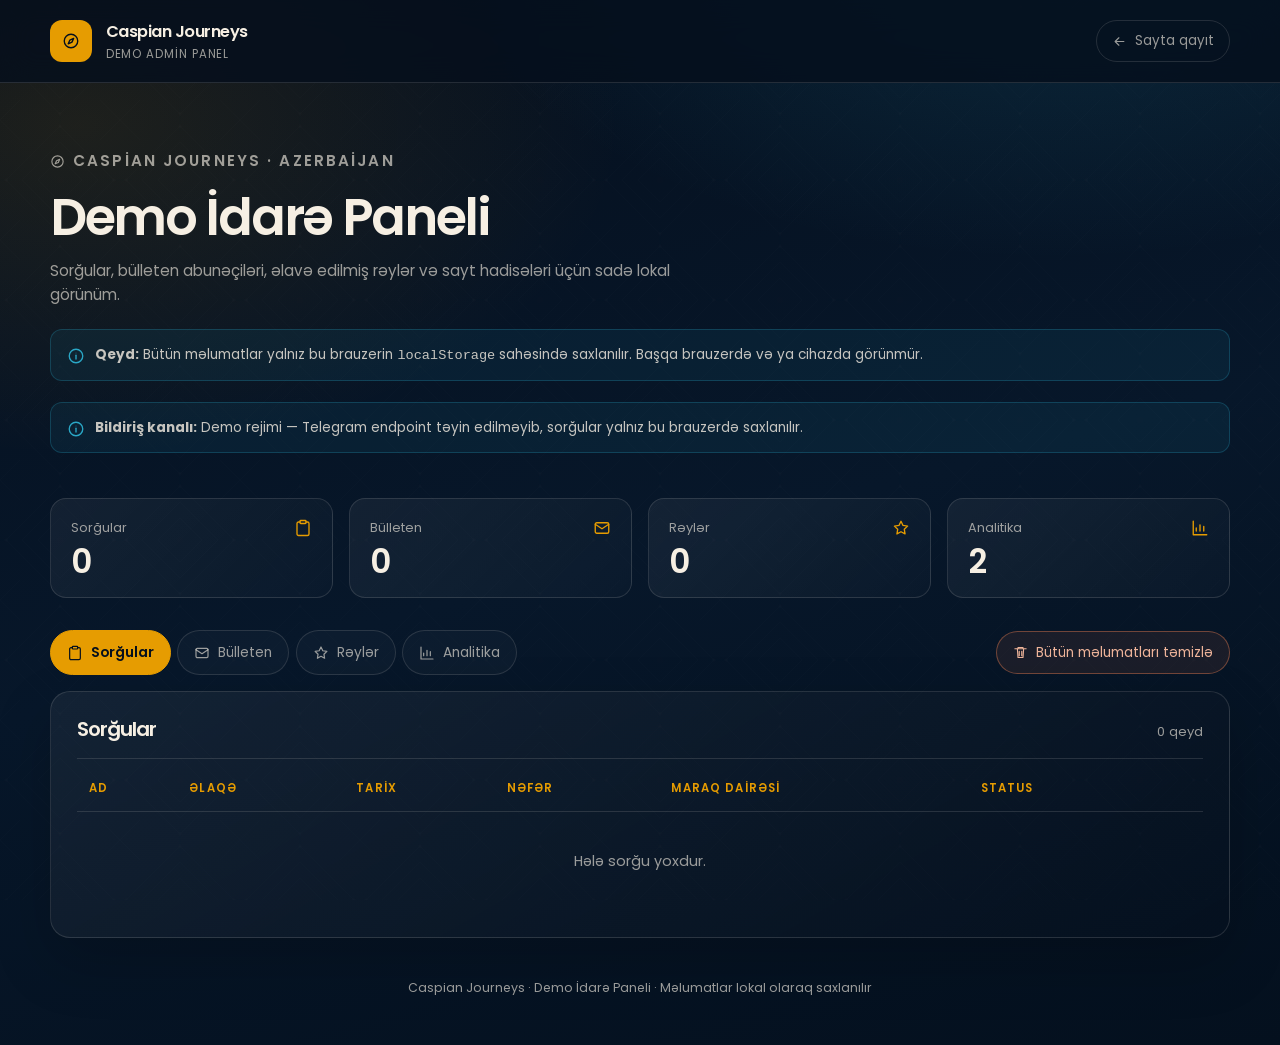
<file: admin.html>
<!DOCTYPE html>
<html lang="az">
<head>
  <meta charset="UTF-8">
  <meta name="viewport" content="width=device-width, initial-scale=1.0">
  <meta name="theme-color" content="#050f1d">
  <meta name="robots" content="noindex, nofollow">
  <title>Caspian Journeys — Demo İdarə Paneli</title>
  <link rel="preconnect" href="https://fonts.googleapis.com">
  <link rel="preconnect" href="https://fonts.gstatic.com" crossorigin>
  <link href="https://fonts.googleapis.com/css2?family=Poppins:wght@300;400;500;600;700&display=swap" rel="stylesheet">
  <style>
    :root {
      --ink: #012544;
      --teal: #01848c;
      --gold: #e69c01;
      --obsidian: #050f1d;
      --obsidian-2: #0a1c30;
      --cream: #f6efe3;
      --azure: #2aa7c6;
      --terracotta: #c96f4a;
      --line: rgba(246, 239, 227, 0.13);
      --muted: rgba(246, 239, 227, 0.62);
      --container: 1180px;
    }

    *, *::before, *::after { box-sizing: border-box; }
    html { scroll-behavior: smooth; }
    body {
      margin: 0;
      min-height: 100vh;
      font-family: "Poppins", -apple-system, BlinkMacSystemFont, "Segoe UI", sans-serif;
      color: var(--cream);
      background:
        radial-gradient(900px 520px at 82% -10%, rgba(42, 167, 198, 0.18), transparent 70%),
        radial-gradient(760px 460px at 6% 12%, rgba(230, 156, 1, 0.11), transparent 72%),
        linear-gradient(165deg, var(--obsidian) 0%, #07172a 52%, #04101e 100%);
      line-height: 1.6;
      -webkit-font-smoothing: antialiased;
    }
    body::before {
      content: "";
      position: fixed;
      inset: 0;
      z-index: -1;
      background: url("assets/images/carpet-pattern.svg") repeat;
      opacity: 0.12;
      pointer-events: none;
    }
    h1, h2, h3 { margin: 0; font-weight: 600; letter-spacing: -0.045em; line-height: 1.15; }
    p { margin: 0; }
    a { color: inherit; }
    img, svg { display: block; max-width: 100%; }
    button, input, textarea { font: inherit; }
    :focus-visible { outline: 2px solid var(--azure); outline-offset: 3px; border-radius: 6px; }

    .icon-sprite { position: absolute; width: 0; height: 0; overflow: hidden; }
    .icon {
      width: 18px; height: 18px;
      fill: none; stroke: currentColor; stroke-width: 1.8;
      stroke-linecap: round; stroke-linejoin: round; flex-shrink: 0;
    }
    .icon-sm { width: 15px; height: 15px; }
    .icon-md { width: 16px; height: 16px; }
    .brand-sub { display: block; }
    .min-zero { min-width: 0; }
    .container { width: min(100% - 3rem, var(--container)); margin-inline: auto; }

    .topbar {
      border-bottom: 1px solid var(--line);
      background: rgba(5, 15, 29, 0.82);
      backdrop-filter: blur(16px);
    }
    .topbar-inner {
      display: flex; align-items: center; justify-content: space-between;
      gap: 1rem; min-height: 82px;
    }
    .brand { display: flex; align-items: center; gap: 0.85rem; text-decoration: none; }
    .brand-mark {
      display: grid; place-items: center;
      width: 42px; height: 42px; border-radius: 12px;
      color: var(--obsidian); background: var(--gold);
    }
    .brand-name { font-weight: 600; font-size: 1.02rem; letter-spacing: -0.03em; }
    .brand-sub { font-size: 0.72rem; color: var(--muted); letter-spacing: 0.08em; text-transform: uppercase; }
    .back-link {
      display: inline-flex; align-items: center; gap: 0.5rem;
      padding: 0.55rem 0.95rem; border: 1px solid var(--line); border-radius: 999px;
      color: var(--muted); text-decoration: none; font-size: 0.84rem;
      transition: color 180ms ease, border-color 180ms ease, background 180ms ease;
    }
    .back-link:hover { color: var(--cream); border-color: rgba(230, 156, 1, 0.55); background: rgba(230, 156, 1, 0.08); }

    .page-head { padding: 3.4rem 0 1.4rem; }
    .eyebrow {
      display: inline-flex; align-items: center; gap: 0.5rem;
      color: var(--gold); font-size: 0.76rem; font-weight: 600;
      letter-spacing: 0.14em; text-transform: uppercase;
    }
    .page-head h1 { margin-top: 0.7rem; font-size: clamp(2rem, 4.6vw, 3.2rem); }
    .page-head p { margin-top: 0.75rem; max-width: 690px; color: var(--muted); font-size: 0.95rem; }
    .notice {
      display: flex; align-items: flex-start; gap: 0.65rem;
      margin-top: 1.35rem; padding: 0.85rem 1rem;
      border: 1px solid rgba(42, 167, 198, 0.25); border-radius: 12px;
      background: rgba(42, 167, 198, 0.08); color: rgba(246, 239, 227, 0.8);
      font-size: 0.85rem;
    }
    .notice .icon { color: var(--azure); margin-top: 0.2rem; }

    .stats {
      display: grid; grid-template-columns: repeat(4, minmax(0, 1fr));
      gap: 1rem; margin: 1.4rem 0 2rem;
    }
    .stat {
      padding: 1.15rem 1.25rem; border: 1px solid var(--line); border-radius: 16px;
      background: linear-gradient(135deg, rgba(255,255,255,0.055), rgba(255,255,255,0.015));
    }
    .stat-top { display: flex; align-items: center; justify-content: space-between; color: var(--muted); font-size: 0.8rem; }
    .stat-top .icon { color: var(--gold); }
    .stat-value { margin-top: 0.5rem; font-size: 2.05rem; font-weight: 600; line-height: 1; }

    .toolbar {
      display: flex; align-items: center; justify-content: space-between;
      gap: 1rem; flex-wrap: wrap; margin-bottom: 1rem;
    }
    .tabs { display: flex; gap: 0.4rem; flex-wrap: wrap; }
    .tab {
      display: inline-flex; align-items: center; gap: 0.5rem;
      padding: 0.65rem 1rem; border: 1px solid var(--line); border-radius: 999px;
      background: rgba(255,255,255,0.025); color: var(--muted);
      font-size: 0.86rem; cursor: pointer;
      transition: all 180ms ease;
    }
    .tab:hover { color: var(--cream); border-color: rgba(246, 239, 227, 0.35); }
    .tab[aria-selected="true"] {
      color: var(--obsidian); background: var(--gold); border-color: var(--gold); font-weight: 600;
    }
    .clear-btn {
      display: inline-flex; align-items: center; gap: 0.5rem;
      padding: 0.62rem 1rem; border-radius: 999px; cursor: pointer;
      border: 1px solid rgba(201, 111, 74, 0.5); background: rgba(201, 111, 74, 0.1);
      color: #efb49a; font-size: 0.84rem; transition: background 180ms ease;
    }
    .clear-btn:hover { background: rgba(201, 111, 74, 0.2); }

    .panel {
      padding: 1.6rem; border: 1px solid var(--line); border-radius: 20px;
      background: linear-gradient(150deg, rgba(255,255,255,0.05), rgba(5,15,29,0.35));
      box-shadow: 0 24px 60px rgba(0, 0, 0, 0.18);
    }
    .panel[hidden] { display: none; }
    .panel-head {
      display: flex; align-items: baseline; justify-content: space-between; gap: 1rem;
      padding-bottom: 1rem; border-bottom: 1px solid var(--line);
    }
    .panel-head h2 { font-size: 1.25rem; }
    .panel-head span { color: var(--muted); font-size: 0.82rem; }

    .table-wrap { overflow-x: auto; margin-top: 0.4rem; }
    table { width: 100%; border-collapse: collapse; min-width: 620px; text-align: left; }
    th, td { padding: 0.85rem 0.75rem; border-bottom: 1px solid var(--line); vertical-align: top; font-size: 0.85rem; }
    th { color: var(--gold); font-size: 0.72rem; letter-spacing: 0.1em; text-transform: uppercase; font-weight: 600; }
    tbody tr:last-child td { border-bottom: 0; }
    tbody tr:hover { background: rgba(255,255,255,0.025); }
    td.muted, .mono { color: var(--muted); }
    .mono { font-family: ui-monospace, SFMono-Regular, Menlo, monospace; font-size: 0.8rem; }
    .badge {
      display: inline-block; padding: 0.2rem 0.6rem; border-radius: 999px;
      background: rgba(1, 132, 140, 0.18); color: #7fd7db; font-size: 0.75rem;
    }
    .icon-btn {
      display: inline-grid; place-items: center; width: 32px; height: 32px;
      border: 1px solid rgba(201, 111, 74, 0.4); border-radius: 8px;
      background: rgba(201, 111, 74, 0.1); color: #efb49a; cursor: pointer;
      transition: background 180ms ease;
    }
    .icon-btn:hover { background: rgba(201, 111, 74, 0.24); }
    .icon-btn .icon { width: 15px; height: 15px; }
    .empty { padding: 2.4rem 1rem; text-align: center; color: var(--muted); font-size: 0.9rem; }

    .review-grid { display: grid; grid-template-columns: repeat(auto-fill, minmax(260px, 1fr)); gap: 1rem; margin-top: 1.2rem; }
    .review-card {
      position: relative; padding: 1.2rem; border: 1px solid var(--line); border-radius: 14px;
      background: rgba(255,255,255,0.035);
    }
    .review-card .icon-btn { position: absolute; top: 0.85rem; right: 0.85rem; }
    .review-meta { color: var(--gold); font-size: 0.76rem; letter-spacing: 0.05em; text-transform: uppercase; }
    .review-name { margin-top: 0.35rem; font-weight: 600; font-size: 0.98rem; padding-right: 2rem; }
    .review-text { margin-top: 0.6rem; color: var(--muted); font-size: 0.86rem; overflow-wrap: anywhere; }

    .form-card {
      margin-top: 1.6rem; padding: 1.35rem; border: 1px solid var(--line); border-radius: 16px;
      background: rgba(5, 15, 29, 0.35);
    }
    .form-card h3 { font-size: 1rem; margin-bottom: 0.85rem; }
    .form-grid { display: grid; grid-template-columns: repeat(2, minmax(0, 1fr)); gap: 0.9rem; }
    .field { display: flex; flex-direction: column; gap: 0.4rem; }
    .field.full { grid-column: 1 / -1; }
    .field label { font-size: 0.78rem; color: var(--muted); }
    .field input, .field textarea {
      width: 100%; padding: 0.7rem 0.85rem; border-radius: 10px;
      border: 1px solid var(--line); background: rgba(255,255,255,0.04);
      color: var(--cream); font-size: 0.88rem; resize: vertical;
    }
    .field input::placeholder, .field textarea::placeholder { color: rgba(246,239,227,0.32); }
    .field input:focus, .field textarea:focus { border-color: var(--azure); outline: none; }
    .form-actions { display: flex; align-items: center; gap: 0.9rem; margin-top: 1rem; flex-wrap: wrap; }
    .primary-btn {
      display: inline-flex; align-items: center; gap: 0.5rem;
      padding: 0.7rem 1.15rem; border: 0; border-radius: 10px; cursor: pointer;
      background: var(--gold); color: var(--obsidian); font-weight: 600; font-size: 0.86rem;
      transition: filter 180ms ease, transform 180ms ease;
    }
    .primary-btn:hover { filter: brightness(1.08); transform: translateY(-1px); }
    .form-status { color: #7fd7db; font-size: 0.82rem; }

    .analytics-grid { display: grid; grid-template-columns: minmax(260px, 0.8fr) minmax(0, 1.4fr); gap: 1.2rem; }
    .mini-panel { padding: 1.1rem; border: 1px solid var(--line); border-radius: 14px; background: rgba(255,255,255,0.03); }
    .mini-panel h3 { font-size: 0.95rem; margin-bottom: 0.75rem; }
    .list-row {
      display: flex; align-items: center; justify-content: space-between; gap: 0.75rem;
      padding: 0.6rem 0; border-bottom: 1px solid var(--line); font-size: 0.85rem;
    }
    .list-row:last-child { border-bottom: 0; }
    .list-row strong { color: var(--gold); font-weight: 600; }

    .status {
      position: fixed; left: 50%; bottom: 1.5rem; transform: translate(-50%, 20px);
      padding: 0.65rem 1.1rem; border: 1px solid rgba(230,156,1,0.4); border-radius: 999px;
      background: rgba(10, 28, 48, 0.96); color: var(--cream); font-size: 0.84rem;
      opacity: 0; pointer-events: none; transition: opacity 200ms ease, transform 200ms ease; z-index: 20;
    }
    .status.show { opacity: 1; transform: translate(-50%, 0); }

    footer { padding: 2.5rem 0 3rem; color: var(--muted); font-size: 0.78rem; text-align: center; }

    @media (max-width: 860px) {
      .stats { grid-template-columns: repeat(2, minmax(0, 1fr)); }
      .analytics-grid { grid-template-columns: 1fr; }
    }
    @media (max-width: 560px) {
      .container { width: min(100% - 2rem, var(--container)); }
      .topbar-inner { padding-block: 0.75rem; }
      .brand-sub { display: none; }
      .stats { grid-template-columns: 1fr 1fr; gap: 0.7rem; }
      .stat { padding: 0.9rem; }
      .stat-value { font-size: 1.7rem; }
      .panel { padding: 1.1rem; }
      .form-grid { grid-template-columns: 1fr; }
    }
  </style>
</head>
<body>
  <svg class="icon-sprite" aria-hidden="true" focusable="false">
    <symbol id="i-compass" viewBox="0 0 24 24"><circle cx="12" cy="12" r="9"/><path d="m15.5 8.5-2.2 5-5 2.2 2.2-5 5-2.2Z"/></symbol>
    <symbol id="i-clipboard" viewBox="0 0 24 24"><rect x="8" y="2" width="8" height="4" rx="1"/><path d="M16 4h2a2 2 0 0 1 2 2v14a2 2 0 0 1-2 2H6a2 2 0 0 1-2-2V6a2 2 0 0 1 2-2h2"/></symbol>
    <symbol id="i-mail" viewBox="0 0 24 24"><rect x="3" y="5" width="18" height="14" rx="2"/><path d="m3 7 9 6 9-6"/></symbol>
    <symbol id="i-star" viewBox="0 0 24 24"><path d="m12 3 2.7 5.6 6.1.9-4.4 4.3 1 6.1-5.4-2.9-5.4 2.9 1-6.1L3.2 9.5l6.1-.9L12 3Z"/></symbol>
    <symbol id="i-chart" viewBox="0 0 24 24"><path d="M3 3v18h18"/><path d="M7 16v-4M12 16V8M17 16v-6"/></symbol>
    <symbol id="i-trash" viewBox="0 0 24 24"><path d="M3 6h18M8 6V4h8v2m-9 0 1 14h8l1-14M10 10v7M14 10v7"/></symbol>
    <symbol id="i-plus" viewBox="0 0 24 24"><path d="M12 5v14M5 12h14"/></symbol>
    <symbol id="i-info" viewBox="0 0 24 24"><circle cx="12" cy="12" r="9"/><path d="M12 11v5"/><circle cx="12" cy="8" r="0.6" fill="currentColor" stroke="none"/></symbol>
    <symbol id="i-arrow-left" viewBox="0 0 24 24"><path d="M19 12H5m0 0 6-6m-6 6 6 6"/></symbol>
  </svg>

  <header class="topbar">
    <div class="container topbar-inner">
      <a class="brand" href="index.html">
        <span class="brand-mark"><svg class="icon"><use href="#i-compass"/></svg></span>
        <span>
          <span class="brand-name">Caspian Journeys</span>
          <span class="brand-sub">Demo Admin Panel</span>
        </span>
      </a>
      <a class="back-link" href="index.html"><svg class="icon icon-sm"><use href="#i-arrow-left"/></svg> Sayta qayıt</a>
    </div>
  </header>

  <main class="container">
    <section class="page-head">
      <p class="eyebrow"><svg class="icon icon-sm"><use href="#i-compass"/></svg> Caspian Journeys · Azerbaijan</p>
      <h1>Demo İdarə Paneli</h1>
      <p>Sorğular, bülleten abunəçiləri, əlavə edilmiş rəylər və sayt hadisələri üçün sadə lokal görünüm.</p>
      <div class="notice">
        <svg class="icon"><use href="#i-info"/></svg>
        <span><strong>Qeyd:</strong> Bütün məlumatlar yalnız bu brauzerin <code>localStorage</code> sahəsində saxlanılır. Başqa brauzerdə və ya cihazda görünmür.</span>
      </div>
      <div class="notice" id="notify-notice">
        <svg class="icon"><use href="#i-info"/></svg>
        <span id="notify-status"><strong>Bildiriş kanalı:</strong> demo rejimi — Telegram endpoint təyin edilməyib.</span>
      </div>
    </section>

    <section class="stats" aria-label="Ümumi göstəricilər">
      <div class="stat">
        <div class="stat-top"><span>Sorğular</span><svg class="icon"><use href="#i-clipboard"/></svg></div>
        <div class="stat-value" id="count-bookings">0</div>
      </div>
      <div class="stat">
        <div class="stat-top"><span>Bülleten</span><svg class="icon"><use href="#i-mail"/></svg></div>
        <div class="stat-value" id="count-newsletter">0</div>
      </div>
      <div class="stat">
        <div class="stat-top"><span>Rəylər</span><svg class="icon"><use href="#i-star"/></svg></div>
        <div class="stat-value" id="count-reviews">0</div>
      </div>
      <div class="stat">
        <div class="stat-top"><span>Analitika</span><svg class="icon"><use href="#i-chart"/></svg></div>
        <div class="stat-value" id="count-events">0</div>
      </div>
    </section>

    <div class="toolbar">
      <div class="tabs" role="tablist" aria-label="Məlumat bölmələri">
        <button class="tab" type="button" role="tab" id="tab-bookings" aria-controls="panel-bookings" aria-selected="true"><svg class="icon icon-md"><use href="#i-clipboard"/></svg> Sorğular</button>
        <button class="tab" type="button" role="tab" id="tab-newsletter" aria-controls="panel-newsletter" aria-selected="false"><svg class="icon icon-md"><use href="#i-mail"/></svg> Bülleten</button>
        <button class="tab" type="button" role="tab" id="tab-reviews" aria-controls="panel-reviews" aria-selected="false"><svg class="icon icon-md"><use href="#i-star"/></svg> Rəylər</button>
        <button class="tab" type="button" role="tab" id="tab-analytics" aria-controls="panel-analytics" aria-selected="false"><svg class="icon icon-md"><use href="#i-chart"/></svg> Analitika</button>
      </div>
      <button class="clear-btn" type="button" id="clear-all"><svg class="icon icon-sm"><use href="#i-trash"/></svg> Bütün məlumatları təmizlə</button>
    </div>

    <section class="panel" role="tabpanel" id="panel-bookings" aria-labelledby="tab-bookings">
      <div class="panel-head"><h2>Sorğular</h2><span id="bookings-sub">0 qeyd</span></div>
      <div class="table-wrap">
        <table>
          <thead><tr><th>Ad</th><th>Əlaqə</th><th>Tarix</th><th>Nəfər</th><th>Maraq dairəsi</th><th>Status</th><th></th></tr></thead>
          <tbody id="bookings-body"></tbody>
        </table>
      </div>
    </section>

    <section class="panel" role="tabpanel" id="panel-newsletter" aria-labelledby="tab-newsletter" hidden>
      <div class="panel-head"><h2>Bülleten</h2><span id="newsletter-sub">0 abunəçi</span></div>
      <div class="table-wrap">
        <table>
          <thead><tr><th>E-poçt</th><th>Qeyd olunma</th><th></th></tr></thead>
          <tbody id="newsletter-body"></tbody>
        </table>
      </div>
    </section>

    <section class="panel" role="tabpanel" id="panel-reviews" aria-labelledby="tab-reviews" hidden>
      <div class="panel-head"><h2>Rəylər</h2><span id="reviews-sub">0 rəy</span></div>
      <div id="reviews-list"></div>
      <form class="form-card" id="review-form">
        <h3>Yeni rəy əlavə et</h3>
        <div class="form-grid">
          <div class="field"><label for="review-name">Ad</label><input id="review-name" name="name" type="text" maxlength="80" placeholder="Adınız" required></div>
          <div class="field"><label for="review-country">Ölkə</label><input id="review-country" name="country" type="text" maxlength="80" placeholder="Ölkəniz" required></div>
          <div class="field full"><label for="review-tour">Tur</label><input id="review-tour" name="tour" type="text" maxlength="120" placeholder="Turun adı" required></div>
          <div class="field full"><label for="review-text">Rəy mətni</label><textarea id="review-text" name="text" rows="3" maxlength="600" placeholder="Təəssüratınızı yazın..." required></textarea></div>
        </div>
        <div class="form-actions">
          <button class="primary-btn" type="submit"><svg class="icon icon-md"><use href="#i-plus"/></svg> Rəy əlavə et</button>
          <span class="form-status" id="form-status" role="status" aria-live="polite"></span>
        </div>
      </form>
    </section>

    <section class="panel" role="tabpanel" id="panel-analytics" aria-labelledby="tab-analytics" hidden>
      <div class="panel-head"><h2>Analitika</h2><span id="events-sub">0 hadisə</span></div>
      <div class="analytics-grid">
        <div class="mini-panel">
          <h3>Hadisələr üzrə</h3>
          <div id="event-summary"></div>
        </div>
        <div class="min-zero">
          <div class="table-wrap">
            <table>
              <thead><tr><th>Vaxt</th><th>Hadisə</th><th>Məlumat</th><th></th></tr></thead>
              <tbody id="events-body"></tbody>
            </table>
          </div>
        </div>
      </div>
    </section>
  </main>

  <footer class="container">Caspian Journeys · Demo İdarə Paneli · Məlumatlar lokal olaraq saxlanılır</footer>
  <div class="status" id="toast" role="status" aria-live="polite"></div>

  <script src="js/config.js?v=8"></script>
  <script>
    (function () {
      'use strict';

      var KEYS = {
        bookings: 'cj_bookings',
        newsletter: 'cj_newsletter',
        reviews: 'cj_reviews',
        events: 'cj_events'
      };

      var notifyStatus = document.getElementById('notify-status');
      if (notifyStatus) {
        var live = !!(window.CJ_NOTIFY_URL && String(window.CJ_NOTIFY_URL).trim());
        notifyStatus.innerHTML = '<strong>Bildiriş kanalı:</strong> ' + (live
          ? 'Telegram aktiv — sorğular komandaya çatdırılır.'
          : 'Demo rejimi — Telegram endpoint təyin edilməyib, sorğular yalnız bu brauzerdə saxlanılır.');
      }

      function read(key) {
        try {
          var raw = localStorage.getItem(key);
          if (!raw) return [];
          var value = JSON.parse(raw);
          return Array.isArray(value) ? value : [];
        } catch (error) {
          return [];
        }
      }

      function write(key, value) {
        try {
          localStorage.setItem(key, JSON.stringify(value));
          return true;
        } catch (error) {
          return false;
        }
      }

      function el(tag, className, text) {
        var node = document.createElement(tag);
        if (className) node.className = className;
        if (text !== undefined && text !== null) node.textContent = String(text);
        return node;
      }

      function pick(obj, keys) {
        for (var i = 0; i < keys.length; i += 1) {
          var value = obj && obj[keys[i]];
          if (value !== undefined && value !== null && String(value).trim() !== '') return String(value);
        }
        return '—';
      }

      function formatTime(value) {
        if (!value) return '—';
        var date = new Date(value);
        if (isNaN(date.getTime())) return String(value);
        try { return date.toLocaleString('az-AZ'); } catch (error) { return date.toISOString(); }
      }

      function detail(value) {
        if (value === undefined || value === null || value === '') return '—';
        if (typeof value === 'string') return value;
        try { return JSON.stringify(value); } catch (error) { return String(value); }
      }

      function deleteButton(label, handler) {
        var button = el('button', 'icon-btn');
        button.type = 'button';
        button.title = label;
        button.setAttribute('aria-label', label);
        var svg = document.createElementNS('http://www.w3.org/2000/svg', 'svg');
        svg.setAttribute('class', 'icon');
        svg.setAttribute('aria-hidden', 'true');
        var use = document.createElementNS('http://www.w3.org/2000/svg', 'use');
        use.setAttribute('href', '#i-trash');
        svg.appendChild(use);
        button.appendChild(svg);
        button.addEventListener('click', handler);
        return button;
      }

      function emptyRow(colspan, message) {
        var row = el('tr');
        var cell = el('td', 'empty', message);
        cell.colSpan = colspan;
        row.appendChild(cell);
        return row;
      }

      var toastTimer;
      function toast(message) {
        var node = document.getElementById('toast');
        node.textContent = message;
        node.classList.add('show');
        clearTimeout(toastTimer);
        toastTimer = setTimeout(function () { node.classList.remove('show'); }, 2600);
      }

      function renderBookings() {
        var items = read(KEYS.bookings);
        var body = document.getElementById('bookings-body');
        body.textContent = '';
        document.getElementById('count-bookings').textContent = items.length;
        document.getElementById('bookings-sub').textContent = items.length + ' qeyd';
        if (!items.length) {
          body.appendChild(emptyRow(7, 'Hələ sorğu yoxdur.'));
          return;
        }
        items.forEach(function (item, index) {
          var row = el('tr');
          row.appendChild(el('td', '', pick(item, ['name', 'ad', 'fullName'])));
          row.appendChild(el('td', '', pick(item, ['phone', 'telefon', 'email', 'mail'])));
          row.appendChild(el('td', 'muted', formatTime(pick(item, ['date', 'tarix', 'createdAt', 'timestamp']))));
          row.appendChild(el('td', '', pick(item, ['people', 'nəfər', 'guests'])));
          row.appendChild(el('td', '', pick(item, ['interest', 'maraq', 'tour'])));

          var statusCell = el('td');
          var statusSelect = document.createElement('select');
          statusSelect.setAttribute('aria-label', 'Sorğu statusu');
          ['Yeni', 'Əlaqə saxlanıldı', 'Bağlandı'].forEach(function (label) {
            var option = document.createElement('option');
            option.value = label;
            option.textContent = label;
            statusSelect.appendChild(option);
          });
          statusSelect.value = item.status || 'Yeni';
          statusSelect.addEventListener('change', function () {
            var current = read(KEYS.bookings);
            if (!current[index]) return;
            current[index].status = statusSelect.value;
            if (write(KEYS.bookings, current)) { renderAll(); toast('Status yeniləndi.'); }
          });
          statusCell.appendChild(statusSelect);
          row.appendChild(statusCell);

          var action = el('td');
          action.appendChild(deleteButton('Sorğunu sil', function () {
            var current = read(KEYS.bookings);
            current.splice(index, 1);
            if (write(KEYS.bookings, current)) { renderAll(); toast('Sorğu silindi.'); }
          }));
          row.appendChild(action);
          body.appendChild(row);
        });
      }

      function renderNewsletter() {
        var items = read(KEYS.newsletter);
        var body = document.getElementById('newsletter-body');
        body.textContent = '';
        document.getElementById('count-newsletter').textContent = items.length;
        document.getElementById('newsletter-sub').textContent = items.length + ' abunəçi';
        if (!items.length) {
          body.appendChild(emptyRow(3, 'Hələ abunəçi yoxdur.'));
          return;
        }
        items.forEach(function (item, index) {
          var email = typeof item === 'string' ? item : pick(item, ['email', 'mail', 'e-poçt']);
          var when = typeof item === 'string' ? '—' : formatTime(pick(item, ['createdAt', 'date', 'timestamp']));
          var row = el('tr');
          row.appendChild(el('td', '', email));
          row.appendChild(el('td', 'muted', when));
          var action = el('td');
          action.appendChild(deleteButton('Abunəçini sil', function () {
            var current = read(KEYS.newsletter);
            current.splice(index, 1);
            if (write(KEYS.newsletter, current)) { renderAll(); toast('Abunəçi silindi.'); }
          }));
          row.appendChild(action);
          body.appendChild(row);
        });
      }

      function renderReviews() {
        var items = read(KEYS.reviews);
        var list = document.getElementById('reviews-list');
        list.textContent = '';
        document.getElementById('count-reviews').textContent = items.length;
        document.getElementById('reviews-sub').textContent = items.length + ' rəy';
        if (!items.length) {
          list.appendChild(el('p', 'empty', 'Hələ əlavə edilmiş rəy yoxdur.'));
          return;
        }
        var grid = el('div', 'review-grid');
        items.forEach(function (item, index) {
          var card = el('article', 'review-card');
          card.appendChild(el('div', 'review-meta', pick(item, ['country', 'ölkə']) + ' · ' + pick(item, ['tour', 'tur'])));
          card.appendChild(el('div', 'review-name', pick(item, ['name', 'ad'])));
          card.appendChild(el('p', 'review-text', pick(item, ['text', 'rəy', 'comment'])));
          card.appendChild(deleteButton('Rəyi sil', function () {
            var current = read(KEYS.reviews);
            current.splice(index, 1);
            if (write(KEYS.reviews, current)) { renderAll(); toast('Rəy silindi.'); }
          }));
          grid.appendChild(card);
        });
        list.appendChild(grid);
      }

      function renderAnalytics() {
        var items = read(KEYS.events);
        var body = document.getElementById('events-body');
        var summary = document.getElementById('event-summary');
        body.textContent = '';
        summary.textContent = '';
        document.getElementById('count-events').textContent = items.length;
        document.getElementById('events-sub').textContent = items.length + ' hadisə';

        var groups = {};
        items.forEach(function (item) {
          var name = pick(item, ['name', 'event', 'type', 'hadisə']);
          if (!groups[name]) groups[name] = { count: 0, last: '—' };
          groups[name].count += 1;
          groups[name].last = formatTime(pick(item, ['timestamp', 'time', 'date', 'createdAt']));
        });
        var names = Object.keys(groups).sort(function (a, b) { return groups[b].count - groups[a].count; });
        if (!names.length) {
          summary.appendChild(el('p', 'empty', 'Hələ hadisə yoxdur.'));
        } else {
          names.forEach(function (name) {
            var row = el('div', 'list-row');
            var left = el('span', '', name);
            var right = el('span');
            right.appendChild(el('strong', '', groups[name].count));
            right.appendChild(el('span', 'muted', ' · ' + groups[name].last));
            row.appendChild(left);
            row.appendChild(right);
            summary.appendChild(row);
          });
        }

        if (!items.length) {
          body.appendChild(emptyRow(4, 'Hələ hadisə yoxdur.'));
          return;
        }
        items.slice().reverse().forEach(function (item, reversedIndex) {
          var index = items.length - 1 - reversedIndex;
          var row = el('tr');
          row.appendChild(el('td', 'muted mono', formatTime(pick(item, ['timestamp', 'time', 'date', 'createdAt']))));
          row.appendChild(el('td', '', pick(item, ['name', 'event', 'type', 'hadisə'])));
          var dataCell = el('td', 'mono', detail(item.data || item.props || item.details || item.payload || item.value));
          row.appendChild(dataCell);
          var action = el('td');
          action.appendChild(deleteButton('Hadisəni sil', function () {
            var current = read(KEYS.events);
            current.splice(index, 1);
            if (write(KEYS.events, current)) { renderAll(); toast('Hadisə silindi.'); }
          }));
          row.appendChild(action);
          body.appendChild(row);
        });
      }

      function renderAll() {
        renderBookings();
        renderNewsletter();
        renderReviews();
        renderAnalytics();
      }

      document.querySelectorAll('.tab').forEach(function (tab) {
        tab.addEventListener('click', function () {
          document.querySelectorAll('.tab').forEach(function (other) {
            other.setAttribute('aria-selected', String(other === tab));
            document.getElementById(other.getAttribute('aria-controls')).hidden = other !== tab;
          });
        });
      });

      document.getElementById('clear-all').addEventListener('click', function () {
        if (!window.confirm('Bütün lokal məlumatlar (sorğular, bülleten, rəylər və hadisələr) silinsin?')) return;
        Object.keys(KEYS).forEach(function (key) {
          try { localStorage.removeItem(KEYS[key]); } catch (error) { /* storage unavailable */ }
        });
        renderAll();
        toast('Bütün məlumatlar təmizləndi.');
      });

      document.getElementById('review-form').addEventListener('submit', function (event) {
        event.preventDefault();
        var form = event.currentTarget;
        var data = new FormData(form);
        var review = {
          name: String(data.get('name') || '').trim(),
          country: String(data.get('country') || '').trim(),
          tour: String(data.get('tour') || '').trim(),
          text: String(data.get('text') || '').trim(),
          createdAt: new Date().toISOString()
        };
        if (!review.name || !review.country || !review.tour || !review.text) return;
        var current = read(KEYS.reviews);
        current.push(review);
        var status = document.getElementById('form-status');
        if (write(KEYS.reviews, current)) {
          form.reset();
          renderAll();
          status.textContent = 'Rəy əlavə edildi.';
          toast('Rəy əlavə edildi.');
        } else {
          status.textContent = 'Xəta: məlumat saxlanıla bilmədi.';
        }
      });

      window.addEventListener('storage', renderAll);
      renderAll();
    }());
  </script>
</body>
</html>
</file>
<file: css/style.css>
/* Caspian Journeys — premium editorial landing page
   Əsas tokenlar (navy, teal, gold, Poppins) mövcud sistemdən qorunur. */

:root {
  /* Qorunan əsas rənglər */
  --ink: #012544;
  --teal: #01848c;
  --gold: #e69c01;
  --paper: #ffffff;
  --sand: #f9f5e7;
  --line: #d7e3e6;
  --muted: #5f7380;

  /* Yeni editorial qat */
  --obsidian: #050f1d;
  --obsidian-2: #0a1c30;
  --cream: #f6efe3;
  --azure: #2aa7c6;
  --terracotta: #c96f4a;
  --terracotta-ink: #a8512f; /* 5.41:1 — WCAG AA, açıq fonda mətn üçün */
  --container: 1240px;

  --display: "Poppins", -apple-system, BlinkMacSystemFont, "Segoe UI", sans-serif;
  --body: "Poppins", -apple-system, BlinkMacSystemFont, "Segoe UI", sans-serif;
}

*, *::before, *::after { box-sizing: border-box; }

html { scroll-behavior: smooth; }

body {
  margin: 0;
  font-family: var(--body);
  color: var(--ink);
  background: var(--paper);
  line-height: 1.65;
  -webkit-font-smoothing: antialiased;
}

h1, h2, h3 {
  font-family: var(--display);
  font-weight: 600;
  line-height: 1.08;
  letter-spacing: -0.045em;
  margin: 0;
}

p { margin: 0; }
a { color: inherit; }
img, svg { display: block; max-width: 100%; }

:focus-visible {
  outline: 2px solid var(--azure);
  outline-offset: 4px;
  border-radius: 3px;
}

.skip-link {
  position: absolute;
  left: -9999px;
  top: 1rem;
  z-index: 200;
  background: var(--cream);
  color: var(--obsidian);
  padding: 0.7rem 1rem;
  border-radius: 8px;
}
.skip-link:focus { left: 1rem; }

.icon-sprite { position: absolute; width: 0; height: 0; overflow: hidden; }

.icon {
  width: 18px;
  height: 18px;
  fill: none;
  stroke: currentColor;
  stroke-width: 1.8;
  stroke-linecap: round;
  stroke-linejoin: round;
  flex-shrink: 0;
}

.container {
  width: min(100% - 3rem, var(--container));
  margin-inline: auto;
}

section[id] { scroll-margin-top: 86px; }

/* ---------- Header ---------- */

.site-header {
  position: sticky;
  top: 0;
  z-index: 100;
  background: rgba(255, 255, 255, 0.93);
  backdrop-filter: blur(16px);
  border-bottom: 1px solid var(--line);
  transition: box-shadow 240ms ease, border-color 240ms ease;
}
.site-header.is-scrolled {
  box-shadow: 0 10px 30px rgba(1, 37, 68, 0.08);
  border-color: transparent;
}

.navbar {
  min-height: 84px;
  display: flex;
  align-items: center;
  justify-content: space-between;
  gap: 2rem;
  transition: min-height 240ms ease;
}
.site-header.is-scrolled .navbar { min-height: 70px; }

.brand-logo {
  height: 56px;
  width: auto;
  transition: height 240ms ease;
}
.site-header.is-scrolled .brand-logo { height: 48px; }

.site-nav { display: flex; align-items: center; gap: 1.85rem; }
.site-nav a {
  position: relative;
  font-size: 0.9rem;
  font-weight: 700;
  text-decoration: none;
  white-space: nowrap;
}
.site-nav a::after {
  content: "";
  position: absolute;
  left: 0;
  bottom: -7px;
  width: 100%;
  height: 2px;
  background: var(--terracotta);
  transform: scaleX(0);
  transform-origin: left;
  transition: transform 220ms ease;
}
.site-nav a:hover, .site-nav a.is-active { color: var(--teal); }
.site-nav a:hover::after, .site-nav a.is-active::after { transform: scaleX(1); }

.nav-actions { display: flex; align-items: center; gap: 1.25rem; }

.lang-switch {
  display: flex;
  align-items: center;
  gap: 0.35rem;
  font-size: 0.78rem;
  color: var(--muted);
}
.lang-btn {
  border: 0;
  background: transparent;
  font: inherit;
  font-weight: 800;
  color: var(--muted);
  cursor: pointer;
  padding: 0.2rem 0.1rem;
  transition: color 180ms ease;
}
.lang-btn:hover, .lang-btn.is-active { color: var(--teal); }

.nav-cta {
  background: var(--ink);
  color: #fff !important;
  text-decoration: none;
  font-size: 0.88rem;
  font-weight: 700;
  padding: 0.7rem 1.25rem;
  border-radius: 999px;
  transition: background 180ms ease, transform 180ms ease;
}
.nav-cta:hover { background: var(--teal); transform: translateY(-2px); }

.menu-toggle {
  display: none;
  flex-direction: column;
  gap: 6px;
  width: 44px;
  height: 44px;
  align-items: center;
  justify-content: center;
  background: transparent;
  border: 1px solid var(--line);
  border-radius: 10px;
  cursor: pointer;
}
.menu-toggle span { width: 20px; height: 2px; background: var(--ink); display: block; }

.lang-note {
  height: 0;
  overflow: hidden;
  text-align: center;
  font-size: 0.78rem;
  font-weight: 700;
  color: var(--teal);
  transition: height 200ms ease;
}
.lang-note.is-shown { height: 1.6rem; }

/* ---------- Buttons ---------- */

.btn {
  display: inline-flex;
  align-items: center;
  justify-content: center;
  gap: 0.5rem;
  text-decoration: none;
  font-size: 0.95rem;
  font-weight: 700;
  padding: 0.95rem 1.75rem;
  border-radius: 999px;
  border: 1px solid transparent;
  cursor: pointer;
  transition: transform 180ms ease, background 180ms ease, color 180ms ease, border-color 180ms ease;
}
.btn:hover { transform: translateY(-2px); }

.btn-gold { background: var(--gold); color: var(--obsidian); }
.btn-gold:hover { background: #f1ae17; }

.btn-ghost { border-color: rgba(246, 239, 227, 0.5); color: var(--cream); }
.btn-ghost:hover { background: rgba(246, 239, 227, 0.1); }

.btn-dark { background: var(--ink); color: #fff; }
.btn-dark:hover { background: var(--teal); }

/* ---------- Hero ---------- */

.hero {
  position: relative;
  min-height: 100vh;
  display: flex;
  align-items: center;
  padding: 9rem 0 6rem;
  color: var(--cream);
  background: var(--obsidian);
  overflow: hidden;
  isolation: isolate;
}

.hero-bg {
  position: absolute;
  inset: 0;
  width: 100%;
  height: 100%;
  object-fit: cover;
  object-position: center;
  filter: saturate(0.85) contrast(1.06);
  transform: scale(1.08);
  z-index: -3;
  will-change: transform;
}

.hero-veil {
  position: absolute;
  inset: 0;
  z-index: -2;
  background:
    linear-gradient(90deg, rgba(5, 15, 29, 0.96) 0%, rgba(5, 15, 29, 0.78) 46%, rgba(5, 15, 29, 0.35) 100%),
    linear-gradient(0deg, rgba(5, 15, 29, 0.92) 0%, transparent 45%);
}

.hero-pattern {
  position: absolute;
  inset: 0;
  z-index: -1;
  background: url("../assets/images/carpet-pattern.svg") repeat;
  opacity: 0.55;
  mix-blend-mode: screen;
}

.hero-inner {
  position: relative;
  z-index: 2;
  display: grid;
  grid-template-columns: 1.05fr 0.95fr;
  gap: 5rem;
  align-items: center;
}

.hero-kicker {
  display: flex;
  align-items: center;
  gap: 0.55rem;
  font-size: 0.8rem;
  font-weight: 700;
  letter-spacing: 0.12em;
  color: var(--gold);
  margin-bottom: 1.75rem;
}

.hero h1 {
  font-size: clamp(3rem, 5.8vw, 5.5rem);
  line-height: 1.02;
  max-width: 15ch;
}
.hero h1 em {
  font-style: italic;
  font-weight: 400;
  color: var(--gold);
}

.hero-lead {
  margin-top: 1.75rem;
  max-width: 33rem;
  font-size: 1.1rem;
  color: rgba(246, 239, 227, 0.78);
}

.hero-actions { display: flex; flex-wrap: wrap; gap: 1rem; margin-top: 2.5rem; }

.hero-proof {
  display: flex;
  flex-wrap: wrap;
  gap: 1.5rem;
  margin-top: 3.25rem;
  padding-top: 1.5rem;
  border-top: 1px solid rgba(246, 239, 227, 0.2);
  font-size: 0.9rem;
  color: rgba(246, 239, 227, 0.68);
}
.hero-proof span { display: inline-flex; align-items: baseline; gap: 0.35rem; }
.hero-proof strong { font-size: 1.15rem; color: var(--cream); }

.hero-visual { position: relative; display: flex; justify-content: center; }
.collage {
  width: 100%;
  max-width: 520px;
  border-radius: 28px;
  box-shadow: 0 36px 90px rgba(0, 0, 0, 0.45);
}
.collage-route {
  stroke-dasharray: 1000;
  stroke-dashoffset: 1000;
  animation: draw-collage 1.7s 0.5s cubic-bezier(0.4, 0, 0.2, 1) forwards;
}
@keyframes draw-collage { to { stroke-dashoffset: 0; } }

.hero-glass {
  position: absolute;
  left: -1.5rem;
  bottom: 1.75rem;
  display: flex;
  align-items: center;
  gap: 0.9rem;
  padding: 0.9rem 1.15rem;
  border-radius: 16px;
  background: rgba(246, 239, 227, 0.1);
  border: 1px solid rgba(246, 239, 227, 0.25);
  backdrop-filter: blur(14px);
  box-shadow: 0 16px 40px rgba(0, 0, 0, 0.3);
}
.glass-dot { width: 9px; height: 9px; border-radius: 50%; background: var(--gold); box-shadow: 0 0 0 5px rgba(230, 156, 1, 0.16); }
.hero-glass strong { display: block; font-size: 0.85rem; letter-spacing: 0.1em; }
.hero-glass small { display: block; font-size: 0.7rem; color: rgba(246, 239, 227, 0.65); }
.hero-glass .icon { color: var(--gold); }

.scroll-cue {
  position: absolute;
  bottom: 1.75rem;
  left: 50%;
  transform: translateX(-50%);
  width: 26px;
  height: 42px;
  border: 1px solid rgba(246, 239, 227, 0.45);
  border-radius: 999px;
  display: flex;
  justify-content: center;
  padding-top: 8px;
  z-index: 3;
}
.scroll-cue span {
  width: 4px;
  height: 8px;
  border-radius: 999px;
  background: var(--gold);
  animation: cue 1.8s ease-in-out infinite;
}
@keyframes cue { 0%, 100% { transform: translateY(0); opacity: 1; } 60% { transform: translateY(10px); opacity: 0.3; } }

/* ---------- Shared ---------- */

.section { padding: 6.5rem 0; position: relative; }

.section-head { max-width: 47rem; margin-bottom: 3.5rem; }
.eyebrow {
  display: inline-flex;
  align-items: center;
  gap: 0.5rem;
  font-size: 0.78rem;
  font-weight: 800;
  letter-spacing: 0.12em;
  color: var(--terracotta-ink);
  margin-bottom: 1rem;
}
.section-head h2 { font-size: clamp(2.5rem, 4.4vw, 3.8rem); }
.section-head > p:not(.eyebrow) { margin-top: 1.25rem; color: var(--muted); max-width: 39rem; }
.section-head-light .eyebrow { color: var(--gold); }
.section-head-light h2 { color: var(--cream); }
.section-head-light > p:not(.eyebrow) { color: rgba(246, 239, 227, 0.7); }

/* Reveal yalnız JS işləyəndə tətbiq olunur; JS yoxdursa bütün kontent görünür. */
.reveal { opacity: 1; transform: none; }
.js .reveal { opacity: 0; transform: translateY(18px); }
.js .reveal.is-visible {
  opacity: 1;
  transform: none;
  transition: opacity 720ms ease, transform 720ms cubic-bezier(0.2, 0.7, 0.2, 1);
}

/* ---------- Destinations ---------- */

.destinations { background: var(--paper); }

.destination-grid {
  display: grid;
  grid-template-columns: repeat(12, 1fr);
  gap: 1.25rem;
}

.destination-card {
  position: relative;
  grid-column: span 3;
  min-height: 320px;
  border-radius: 22px;
  overflow: hidden;
  background: var(--obsidian);
  isolation: isolate;
}
.destination-card.card-feature { grid-column: span 6; min-height: 420px; }
.destination-card:nth-child(4), .destination-card:nth-child(5) { grid-column: span 6; min-height: 300px; }

.destination-card img {
  position: absolute;
  inset: 0;
  width: 100%;
  height: 100%;
  object-fit: cover;
  z-index: -2;
  transition: transform 700ms cubic-bezier(0.2, 0.7, 0.2, 1);
}
.destination-card::after {
  content: "";
  position: absolute;
  inset: 0;
  z-index: -1;
  background: linear-gradient(0deg, rgba(5, 15, 29, 0.92) 0%, rgba(5, 15, 29, 0.1) 65%, rgba(5, 15, 29, 0.25) 100%);
  transition: background 300ms ease;
}
.destination-card:hover img { transform: scale(1.07); }
.destination-card:hover::after { background: linear-gradient(0deg, rgba(5, 15, 29, 0.96) 0%, rgba(5, 15, 29, 0.25) 70%); }

.destination-overlay {
  position: absolute;
  inset: auto 0 0;
  padding: 1.75rem;
  color: var(--cream);
  transition: transform 320ms ease;
}
.destination-card:hover .destination-overlay { transform: translateY(-5px); }

.destination-top {
  display: flex;
  justify-content: space-between;
  gap: 1rem;
  font-size: 0.75rem;
  font-weight: 700;
  color: rgba(246, 239, 227, 0.75);
  margin-bottom: 0.6rem;
}
.destination-top span:first-child { color: var(--gold); }
.destination-top span { display: inline-flex; align-items: center; gap: 0.3rem; }
.destination-top .icon { width: 14px; height: 14px; }
.destination-overlay h3 {
  font-size: clamp(1.5rem, 2.2vw, 2.1rem);
  transition: color 220ms ease;
}
.destination-card:hover .destination-overlay h3 { color: var(--gold); }
.destination-overlay p { margin-top: 0.5rem; font-size: 0.88rem; color: rgba(246, 239, 227, 0.72); max-width: 32rem; }

/* ---------- Features ---------- */

.features {
  background: var(--obsidian);
  color: var(--cream);
  overflow: hidden;
}
.features-pattern {
  position: absolute;
  inset: 0;
  background: url("../assets/images/carpet-pattern.svg") repeat;
  opacity: 0.32;
  pointer-events: none;
}
.features .container { position: relative; }

.feature-grid {
  display: grid;
  grid-template-columns: repeat(4, 1fr);
  gap: 2rem;
}
.feature-item {
  border-top: 1px solid rgba(246, 239, 227, 0.2);
  padding-top: 1.75rem;
}
.feature-icon {
  width: 52px;
  height: 52px;
  border-radius: 50%;
  border: 1px solid rgba(201, 111, 74, 0.55);
  color: var(--gold);
  display: flex;
  align-items: center;
  justify-content: center;
  margin-bottom: 1.5rem;
  transition: background 240ms ease, transform 240ms ease;
}
.feature-icon .icon { width: 23px; height: 23px; }
.feature-item:hover .feature-icon { background: rgba(201, 111, 74, 0.18); transform: rotate(-8deg); }
.feature-item h3 { font-size: 1.55rem; margin-bottom: 0.65rem; }
.feature-item p { font-size: 0.93rem; color: rgba(246, 239, 227, 0.68); }

/* ---------- Package ---------- */

.package { background: var(--sand); }
.package-grid {
  display: grid;
  grid-template-columns: 1fr 1fr;
  gap: 5rem;
  align-items: center;
}
.package-copy h2 { font-size: clamp(2.6rem, 4.4vw, 3.8rem); margin-bottom: 1.25rem; }
.package-copy > p:not(.eyebrow) { color: var(--muted); max-width: 34rem; }

.package-meta {
  display: flex;
  flex-wrap: wrap;
  gap: 0.75rem 1.5rem;
  margin-top: 2rem;
  font-size: 0.88rem;
  font-weight: 700;
  color: var(--ink);
}
.package-meta span { display: inline-flex; align-items: center; gap: 0.45rem; }
.package-meta .icon { color: var(--terracotta); }

.package-price {
  display: flex;
  align-items: baseline;
  gap: 1rem;
  margin: 2.5rem 0 1.75rem;
  padding-top: 1.5rem;
  border-top: 1px solid var(--line);
}
.package-price span { font-size: 0.82rem; font-weight: 700; color: var(--muted); }
.package-price strong { font-family: var(--display); font-size: 2rem; font-weight: 600; letter-spacing: -0.04em; }

.package-timeline { list-style: none; margin: 0; padding: 0; }
.package-timeline li {
  display: grid;
  grid-template-columns: 82px 1fr;
  gap: 1.25rem;
  border-top: 1px solid var(--line);
  padding: 1.5rem 0;
}
.package-timeline li:last-child { border-bottom: 1px solid var(--line); }
.package-timeline .day {
  font-size: 0.78rem;
  font-weight: 800;
  color: var(--terracotta);
  padding-top: 0.35rem;
}
.package-timeline h3 { font-size: 1.6rem; margin-bottom: 0.4rem; }
.package-timeline p { font-size: 0.92rem; color: var(--muted); }

/* ---------- Experiences ---------- */

.experiences { background: var(--paper); }

.experience-grid {
  display: grid;
  grid-template-columns: repeat(6, 1fr);
  gap: 1.25rem;
}
.experience-card {
  position: relative;
  min-height: 300px;
  border-radius: 22px;
  overflow: hidden;
  isolation: isolate;
  color: var(--cream);
}
.exp-cuisine { grid-column: span 4; min-height: 420px; }
.exp-history { grid-column: span 2; min-height: 420px; }
.exp-nature, .exp-adventure, .exp-photo { grid-column: span 2; }

.experience-card img {
  position: absolute;
  inset: 0;
  width: 100%;
  height: 100%;
  object-fit: cover;
  z-index: -2;
  transition: transform 700ms cubic-bezier(0.2, 0.7, 0.2, 1);
}
.experience-card::after {
  content: "";
  position: absolute;
  inset: 0;
  z-index: -1;
  background: linear-gradient(0deg, rgba(5, 15, 29, 0.92), rgba(5, 15, 29, 0.05) 70%);
}
.experience-card:hover img { transform: scale(1.06); }
.experience-card > div { position: absolute; inset: auto 0 0; padding: 1.5rem; transition: transform 300ms ease; }
.experience-card:hover > div { transform: translateY(-4px); }
.exp-tag { font-size: 0.72rem; font-weight: 800; letter-spacing: 0.1em; color: var(--gold); margin-bottom: 0.35rem; }
.experience-card h3 { font-size: 1.65rem; }
.experience-card p { font-size: 0.86rem; color: rgba(246, 239, 227, 0.72); margin-top: 0.4rem; }

/* ---------- Reviews ---------- */

.reviews { background: var(--sand); }
.review-grid { display: grid; grid-template-columns: repeat(2, 1fr); gap: 1.25rem; }

.review-card {
  margin: 0;
  background: #fff;
  border: 1px solid var(--line);
  border-radius: 20px;
  padding: 2rem;
  transition: transform 260ms ease, box-shadow 260ms ease;
}
.review-card:hover { transform: translateY(-4px); box-shadow: 0 18px 40px rgba(1, 37, 68, 0.08); }
.stars { display: flex; gap: 0.2rem; color: var(--gold); margin-bottom: 1.1rem; }
.stars .icon { width: 16px; height: 16px; fill: var(--gold); }
.review-card blockquote { margin: 0; font-size: 1.02rem; line-height: 1.7; color: var(--ink); }
.review-card figcaption { display: flex; flex-direction: column; gap: 0.15rem; margin-top: 1.4rem; }
.review-card figcaption strong { font-size: 0.95rem; }
.review-card figcaption span { font-size: 0.8rem; color: var(--muted); }

/* ---------- Final CTA ---------- */

.final-cta {
  background: linear-gradient(135deg, var(--obsidian) 0%, var(--ink) 65%, #062f43 100%);
  color: var(--cream);
  overflow: hidden;
}
.final-pattern {
  position: absolute;
  inset: 0;
  background: url("../assets/images/carpet-pattern.svg") repeat;
  opacity: 0.28;
  pointer-events: none;
}
.final-grid {
  position: relative;
  display: grid;
  grid-template-columns: 1fr 1fr;
  gap: 5rem;
  align-items: start;
}
.final-copy h2 { font-size: clamp(2.7rem, 4.6vw, 4rem); margin-bottom: 1.25rem; }
.final-copy > p:not(.eyebrow) { color: rgba(246, 239, 227, 0.72); max-width: 31rem; }
.direct-link {
  display: inline-flex;
  align-items: center;
  gap: 0.6rem;
  margin-top: 2.25rem;
  color: var(--gold);
  font-weight: 700;
  text-decoration: none;
  border-bottom: 1px solid currentColor;
  padding-bottom: 3px;
}
.direct-link:hover { color: var(--cream); }

.booking-form {
  background: rgba(246, 239, 227, 0.07);
  border: 1px solid rgba(246, 239, 227, 0.2);
  backdrop-filter: blur(18px);
  border-radius: 24px;
  padding: 2.5rem;
  box-shadow: 0 30px 70px rgba(0, 0, 0, 0.25);
}
.form-row { margin-bottom: 1.25rem; }
.form-row-split { display: grid; grid-template-columns: 1fr 1fr; gap: 1rem; }
.form-row label {
  display: block;
  font-size: 0.78rem;
  font-weight: 800;
  color: rgba(246, 239, 227, 0.75);
  margin-bottom: 0.45rem;
}
.form-row input, .form-row select {
  width: 100%;
  font: inherit;
  font-size: 0.92rem;
  color: var(--cream);
  background: rgba(5, 15, 29, 0.35);
  border: 1px solid rgba(246, 239, 227, 0.22);
  border-radius: 10px;
  padding: 0.85rem 1rem;
  transition: border-color 180ms ease, box-shadow 180ms ease;
}
.form-row input::placeholder { color: rgba(246, 239, 227, 0.4); }
.form-row select option { color: var(--ink); background: #fff; }
.form-row input:focus, .form-row select:focus {
  outline: none;
  border-color: var(--azure);
  box-shadow: 0 0 0 3px rgba(42, 167, 198, 0.18);
}
.form-submit { width: 100%; border: 0; }
.form-submit:disabled { cursor: wait; opacity: 0.75; transform: none; }
.form-status { min-height: 1.4em; margin-top: 1rem; font-size: 0.85rem; font-weight: 700; color: var(--gold); }

.booking-form.is-highlighted { animation: form-pulse 1.2s ease; }
@keyframes form-pulse {
  0%, 100% { box-shadow: 0 30px 70px rgba(0, 0, 0, 0.25); }
  40% { box-shadow: 0 0 0 4px rgba(42, 167, 198, 0.6), 0 30px 70px rgba(0, 0, 0, 0.25); }
}

.floating-wa {
  position: fixed;
  right: 1.5rem;
  bottom: 1.5rem;
  z-index: 120;
  width: 56px;
  height: 56px;
  border-radius: 50%;
  background: #25d366;
  color: #fff;
  display: flex;
  align-items: center;
  justify-content: center;
  box-shadow: 0 12px 30px rgba(0, 0, 0, 0.28);
  opacity: 0;
  transform: scale(0.8);
  pointer-events: none;
  transition: opacity 300ms ease, transform 300ms ease;
}
.floating-wa.is-visible { opacity: 1; transform: scale(1); pointer-events: auto; }
.floating-wa .icon { width: 28px; height: 28px; }
.floating-wa::before {
  content: "Sualın var?";
  position: absolute;
  right: calc(100% + 12px);
  white-space: nowrap;
  background: var(--obsidian);
  color: var(--cream);
  padding: 0.4rem 0.7rem;
  border-radius: 8px;
  font-size: 0.76rem;
  font-weight: 700;
  opacity: 0;
  transform: translateX(6px);
  pointer-events: none;
  transition: opacity 200ms ease, transform 200ms ease;
}
.floating-wa:hover::before { opacity: 1; transform: none; }

/* ---------- Footer ---------- */

.site-footer { background: var(--obsidian); color: var(--cream); padding: 4.5rem 0 1.5rem; }
.footer-grid { display: grid; grid-template-columns: 1.6fr 0.9fr 0.9fr 0.8fr; gap: 3rem; }
.footer-about img { height: 62px; width: auto; }
.footer-about p { margin-top: 1.1rem; font-size: 0.9rem; color: rgba(246, 239, 227, 0.65); max-width: 25rem; }
.footer-col { display: flex; flex-direction: column; gap: 0.7rem; }
.footer-col h3 { font-size: 1.4rem; margin-bottom: 0.3rem; }
.footer-col a, .footer-col span {
  display: inline-flex;
  align-items: center;
  gap: 0.5rem;
  font-size: 0.88rem;
  text-decoration: none;
  color: rgba(246, 239, 227, 0.68);
  transition: color 180ms ease, transform 180ms ease;
}
.footer-col a:hover { color: var(--gold); transform: translateX(3px); }
.footer-col .icon { width: 15px; height: 15px; color: var(--gold); }

.footer-bottom {
  font-size: 0.875rem;
  display: flex;
  justify-content: space-between;
  gap: 1rem;
  border-top: 1px solid rgba(246, 239, 227, 0.15);
  margin-top: 3rem;
  padding-top: 1.5rem;
  font-size: 0.8rem;
  color: rgba(246, 239, 227, 0.55);
}

/* ---------- Responsive ---------- */

@media (max-width: 1100px) {
  .site-nav { gap: 1.2rem; }
  .site-nav a { font-size: 0.84rem; }
  .nav-actions { gap: 0.85rem; }
}

@media (max-width: 980px) {
  .hero-inner, .package-grid, .final-grid { grid-template-columns: 1fr; gap: 3.5rem; }
  .hero { min-height: auto; padding: 7rem 0 5rem; }
  .hero-visual { justify-content: flex-start; }
  .collage { max-width: 480px; }
  .hero h1 { max-width: 18ch; }
  .feature-grid { grid-template-columns: repeat(2, 1fr); }
  .destination-card, .destination-card:nth-child(4), .destination-card:nth-child(5) { grid-column: span 6; min-height: 320px; }
  .destination-card.card-feature { grid-column: span 12; }
  .experience-card, .exp-cuisine, .exp-history { grid-column: span 3; }
  .exp-cuisine { grid-column: span 6; }
  .footer-grid { grid-template-columns: repeat(2, 1fr); }
}

@media (max-width: 760px) {
  .container { width: min(100% - 2rem, var(--container)); }
  .menu-toggle { display: flex; }

  .site-nav {
    display: none;
    position: absolute;
    top: 84px;
    left: 0;
    right: 0;
    background: #fff;
    border-bottom: 1px solid var(--line);
    padding: 1.5rem 1rem 2rem;
    flex-direction: column;
    align-items: stretch;
    gap: 1.2rem;
  }
  .site-nav.is-open { display: flex; }
  .lang-switch { display: none; }
  .nav-cta { padding: 0.6rem 1rem; font-size: 0.8rem; }

  .section { padding: 4.5rem 0; }
  .hero-proof { gap: 1rem; }
  .hero-glass { left: 0; bottom: 1rem; }
  .scroll-cue { display: none; }

  .destination-card, .destination-card.card-feature,
  .destination-card:nth-child(4), .destination-card:nth-child(5) { grid-column: span 12; min-height: 300px; }

  .feature-grid, .review-grid, .footer-grid { grid-template-columns: 1fr; }
  .experience-card, .exp-cuisine, .exp-history, .exp-nature, .exp-adventure, .exp-photo { grid-column: span 12; min-height: 280px; }
  .form-row-split { grid-template-columns: 1fr; }
  .booking-form { padding: 1.75rem; }
  .footer-bottom { flex-direction: column; }
}

@media (prefers-reduced-motion: reduce) {
  html { scroll-behavior: auto; }
  .js .reveal { opacity: 1; transform: none; }
  .js .reveal.is-visible { transition: none; }
  .collage-route { stroke-dashoffset: 0; animation: none; }
  .scroll-cue span { animation: none; }
  .hero-bg, .destination-card img, .experience-card img { transform: none !important; }
  .btn:hover, .nav-cta:hover, .review-card:hover, .feature-item:hover .feature-icon { transform: none; }
  .site-header, .navbar, .brand-logo, .lang-note, .floating-wa, .floating-wa::before { transition: none; }
  .floating-wa { opacity: 1; transform: none; pointer-events: auto; }
  .booking-form.is-highlighted { animation: none; }
}

/* ---------- Əlavə funksiyalar: filter, xəritə, hesablayıcı, qurucu ---------- */

[hidden] { display: none !important; }

.sr-only {
  position: absolute;
  width: 1px; height: 1px;
  padding: 0; margin: -1px;
  overflow: hidden; clip: rect(0, 0, 0, 0);
  white-space: nowrap; border: 0;
}

.btn-outline-dark { background: transparent; border-color: var(--ink); color: var(--ink); }
.btn-outline-dark:hover { background: var(--ink); color: #fff; }
.btn-ghost-light { border-color: rgba(1, 37, 68, 0.35); color: var(--ink); background: transparent; }
.btn-ghost-light:hover { background: var(--ink); color: #fff; }

.filter-bar {
  display: flex;
  flex-wrap: wrap;
  align-items: center;
  gap: 0.75rem;
  background: #fff;
  border: 1px solid var(--line);
  border-radius: 16px;
  padding: 0.75rem;
  margin-bottom: 0.75rem;
  box-shadow: 0 12px 30px rgba(1, 37, 68, 0.05);
}
.filter-field {
  display: flex;
  align-items: center;
  gap: 0.5rem;
  flex: 1 1 240px;
  border: 1px solid var(--line);
  border-radius: 10px;
  padding: 0.55rem 0.75rem;
  color: var(--muted);
}
.filter-field input { border: 0; outline: 0; width: 100%; font: inherit; font-size: 0.9rem; color: var(--ink); background: transparent; }
.filter-bar select { font: inherit; font-size: 0.88rem; color: var(--ink); border: 1px solid var(--line); border-radius: 10px; padding: 0.7rem 0.85rem; background: #fff; }
.filter-reset { border: 0; background: transparent; font: inherit; font-weight: 700; color: var(--terracotta); cursor: pointer; padding: 0.6rem; }
.filter-count { min-height: 1.4em; margin-bottom: 1.5rem; font-size: 0.82rem; font-weight: 700; color: var(--muted); }
.destination-card.is-filtered-out { display: none; }
.destination-card.extra-place { display: none; }
.destination-card.extra-place.is-shown { display: block; }
.load-more { display: block; margin: 2rem auto 0; border: 1px solid var(--line); background: #fff; color: var(--ink); font: inherit; font-weight: 700; padding: 0.8rem 1.5rem; border-radius: 999px; cursor: pointer; transition: background 180ms ease, color 180ms ease; }
.load-more:hover { background: var(--ink); color: #fff; }

/* Xəritə */
.map-section { background: var(--mist); }
.map-grid { display: grid; grid-template-columns: 1.35fr 0.65fr; gap: 1.5rem; align-items: stretch; }
.map-canvas { border-radius: 24px; overflow: hidden; box-shadow: 0 24px 60px rgba(1, 37, 68, 0.16); }
.map-canvas svg { width: 100%; height: auto; display: block; }
.map-point { fill: var(--gold); stroke: var(--cream); stroke-width: 3; cursor: pointer; transition: fill 180ms ease, transform 180ms ease; transform-origin: center; }
.map-point:hover, .map-point.is-selected { fill: var(--azure); transform: scale(1.25); outline: none; }
.map-point:focus-visible { fill: var(--azure); stroke: #fff; stroke-width: 4; transform: scale(1.25); }
.map-detail { background: #fff; border: 1px solid var(--line); border-radius: 24px; padding: 2rem; display: flex; flex-direction: column; gap: 0.85rem; }
.map-detail-label { font-size: 0.72rem; font-weight: 800; letter-spacing: 0.12em; text-transform: uppercase; color: var(--terracotta-ink); }
.map-detail h3 { font-size: 1.9rem; }
.map-detail-desc { font-size: 0.92rem; color: var(--muted); }
.map-detail-meta { display: flex; flex-wrap: wrap; gap: 1rem; font-size: 0.82rem; font-weight: 700; }
.map-detail-meta span { display: inline-flex; align-items: center; gap: 0.35rem; }
.map-detail .btn { margin-top: auto; align-self: flex-start; }

/* Qiymət və hesablayıcı */
.pricing { background: #fff; }
.pricing-grid { display: grid; grid-template-columns: 1.2fr 0.8fr; gap: 2rem; align-items: start; }
.price-table { border: 1px solid var(--line); border-radius: 20px; overflow: hidden; }
.price-row { display: grid; grid-template-columns: 1.3fr 0.7fr 1fr; gap: 1rem; padding: 1.1rem 1.5rem; border-bottom: 1px solid var(--line); font-size: 0.92rem; }
.price-row:last-child { border-bottom: 0; }
.price-row span:nth-child(2) { color: var(--muted); }
.price-row strong { color: var(--terracotta); }
.price-head { background: var(--obsidian); color: var(--cream); font-size: 0.76rem; font-weight: 800; letter-spacing: 0.1em; text-transform: uppercase; }
.calculator { background: var(--sand); border-radius: 20px; padding: 2rem; display: flex; flex-direction: column; gap: 1rem; }
.calculator h3 { font-size: 1.6rem; }
.calculator label { display: flex; flex-direction: column; gap: 0.4rem; font-size: 0.82rem; font-weight: 700; }
.calculator input[type="number"] { font: inherit; padding: 0.75rem 0.9rem; border: 1px solid var(--line); border-radius: 10px; background: #fff; color: var(--ink); }
.calc-check { flex-direction: row !important; align-items: center; gap: 0.6rem !important; }
.calc-check input { width: 18px; height: 18px; accent-color: var(--teal); }
#calc-output { display: block; background: var(--obsidian); color: var(--gold); border-radius: 12px; padding: 1rem; font-family: var(--display); font-size: 1.35rem; font-weight: 600; text-align: center; }

/* Marşrut qurucu */
.builder { background: var(--mist); }
.builder-grid { display: grid; grid-template-columns: 0.9fr 1.1fr; gap: 4rem; align-items: start; }
.builder-copy h2 { font-size: clamp(2.4rem, 4vw, 3.4rem); margin-bottom: 1rem; }
.builder-copy form { margin-top: 2rem; display: flex; flex-direction: column; gap: 1.25rem; }
.builder-copy fieldset { border: 1px solid var(--line); border-radius: 14px; padding: 1.25rem; background: #fff; }
.builder-copy legend { font-size: 0.8rem; font-weight: 800; color: var(--terracotta); padding: 0 0.5rem; }
.builder-copy fieldset label { display: inline-flex; align-items: center; gap: 0.45rem; margin: 0.4rem 1rem 0.4rem 0; font-size: 0.9rem; }
.builder-copy fieldset input { accent-color: var(--teal); }
.builder-copy label[for="builder-days"] { font-size: 0.88rem; font-weight: 700; }
.builder-copy input[type="range"] { display: block; width: 100%; margin-top: 0.75rem; accent-color: var(--terracotta); }
.builder-output { background: var(--obsidian); color: var(--cream); border-radius: 24px; padding: 2rem; min-height: 320px; box-shadow: 0 24px 60px rgba(1, 37, 68, 0.18); }
.builder-empty { color: rgba(246, 239, 227, 0.6); }
.builder-day { border-left: 2px solid var(--gold); padding: 0 0 1.5rem 1.25rem; margin-left: 0.5rem; }
.builder-day:last-child { padding-bottom: 0; }
.builder-day strong { display: block; color: var(--gold); font-size: 0.75rem; letter-spacing: 0.1em; text-transform: uppercase; margin-bottom: 0.4rem; }
.builder-day p { font-size: 0.92rem; color: rgba(246, 239, 227, 0.78); }
.itinerary-archive { margin-top: 2rem; }
.itinerary-archive summary { cursor: pointer; font-weight: 700; color: var(--teal); }
.archive-grid { display: grid; grid-template-columns: repeat(3, 1fr); gap: 1.5rem; margin-top: 1.5rem; }
.archive-grid h4 { margin: 0 0 0.4rem; font-size: 1rem; }
.archive-grid p { font-size: 0.86rem; color: var(--muted); }

/* Mövsüm, bələdçilər, kulinariya */
.seasonal { background: #fff; }
.season-grid { display: grid; grid-template-columns: repeat(4, 1fr); gap: 1.25rem; }
.season-card { position: relative; min-height: 220px; border-radius: 20px; padding: 1.75rem; color: var(--cream); background: linear-gradient(150deg, var(--obsidian), #0b3b4d); overflow: hidden; transition: transform 260ms ease; }
.season-card::after { content: ""; position: absolute; inset: 0; background: url("../assets/images/carpet-pattern.svg") repeat; opacity: 0.35; pointer-events: none; }
.season-card > * { position: relative; z-index: 1; }
.season-card:hover { transform: translateY(-5px); }
.season-card span { font-size: 0.75rem; font-weight: 800; letter-spacing: 0.12em; text-transform: uppercase; color: var(--gold); }
.season-card h3 { margin-top: 4rem; font-size: 1.5rem; }
.season-card p { font-size: 0.86rem; color: rgba(246, 239, 227, 0.7); margin-top: 0.5rem; }
.guides { background: var(--sand); }
.guide-profiles { display: grid; grid-template-columns: repeat(3, 1fr); gap: 1.5rem; }
.guide-profile { background: #fff; border-radius: 22px; padding: 2.25rem; border-top: 4px solid var(--teal); transition: transform 300ms ease, box-shadow 300ms ease; }
.guide-profile:hover { transform: translateY(-5px); box-shadow: 0 18px 40px rgba(1, 37, 68, 0.1); }
.monogram { width: 60px; height: 60px; border-radius: 50%; background: var(--teal); color: #fff; display: flex; align-items: center; justify-content: center; font-family: var(--display); font-size: 1.8rem; font-weight: 600; margin-bottom: 1.25rem; }
.guide-role { font-size: 0.74rem; font-weight: 800; letter-spacing: 0.1em; text-transform: uppercase; color: var(--terracotta-ink); }
.guide-profile h3 { font-size: 1.6rem; margin: 0.3rem 0 0.6rem; }
.guide-profile p { font-size: 0.9rem; color: var(--muted); }
.culinary { background: #fff; }
.food-grid { display: grid; grid-template-columns: repeat(4, 1fr); gap: 1rem; }
.food-card { padding: 1.5rem; border-radius: 16px; background: var(--sand); border-bottom: 3px solid var(--gold); }
.food-card h3 { font-size: 1.25rem; }
.food-card p { font-size: 0.86rem; color: var(--muted); margin-top: 0.4rem; }
.audience-grid { display: grid; grid-template-columns: repeat(3, 1fr); gap: 1.25rem; margin-top: 2rem; }
.audience-card { padding: 1.5rem; border: 1px solid var(--line); border-radius: 16px; }
.audience-card h3 { font-size: 1.2rem; }
.audience-card p { font-size: 0.86rem; color: var(--muted); margin-top: 0.4rem; }
.practical { background: var(--mist); }
.guide-accordions { display: grid; grid-template-columns: repeat(2, 1fr); gap: 1rem; }
.guide-accordions details, .faq-list details { background: #fff; border: 1px solid var(--line); border-radius: 14px; padding: 1rem 1.25rem; }
.guide-accordions summary, .faq-list summary { cursor: pointer; font-weight: 700; list-style: none; position: relative; padding-right: 2rem; }
.guide-accordions summary::-webkit-details-marker, .faq-list summary::-webkit-details-marker { display: none; }
.guide-accordions summary::after, .faq-list summary::after { content: "+"; position: absolute; right: 0; top: 0; color: var(--teal); font-size: 1.3rem; line-height: 1; }
.guide-accordions details[open] summary::after, .faq-list details[open] summary::after { content: "–"; }
.guide-accordions details p, .faq-list details p { margin-top: 0.85rem; font-size: 0.9rem; color: var(--muted); }

/* Rəylər, FAQ, hekayə, jurnal */
.reviews-actions { display: flex; flex-wrap: wrap; align-items: center; gap: 1rem; margin-top: 2rem; }
.review-form, .custom-review-list { margin-top: 2rem; background: #fff; border: 1px solid var(--line); border-radius: 20px; padding: 2rem; }
.review-form h3 { font-size: 1.5rem; margin-bottom: 1.25rem; }
.form-row textarea { width: 100%; font: inherit; font-size: 0.92rem; color: var(--ink); border: 1px solid var(--line); border-radius: 10px; padding: 0.85rem 1rem; resize: vertical; }
.custom-review-list:empty { display: none; }
.custom-review-item { border-top: 1px solid var(--line); padding-top: 1rem; margin-top: 1rem; }
.custom-review-item strong { display: block; }
.custom-review-item span { font-size: 0.78rem; color: var(--muted); }
.custom-review-item p { margin-top: 0.5rem; font-size: 0.9rem; }
.faq { background: #fff; }
.faq-list { display: grid; grid-template-columns: repeat(2, 1fr); gap: 1rem; max-width: 1000px; }
.story { background: linear-gradient(135deg, var(--obsidian), var(--ink)); color: var(--cream); }
.story-grid { display: grid; grid-template-columns: 1.1fr 0.9fr; gap: 4rem; align-items: center; }
.story-copy h2 { font-size: clamp(2.4rem, 4vw, 3.5rem); margin-bottom: 1.25rem; }
.story-copy > p { color: rgba(246, 239, 227, 0.72); }
.award-row { display: flex; flex-direction: column; gap: 0.7rem; margin-top: 2rem; }
.award-row span { display: inline-flex; align-items: center; gap: 0.6rem; font-size: 0.88rem; font-weight: 700; }
.award-row .icon { color: var(--gold); }
.story-values { display: flex; flex-direction: column; gap: 1rem; }
.story-values article { background: rgba(246, 239, 227, 0.07); border: 1px solid rgba(246, 239, 227, 0.14); border-radius: 16px; padding: 1.25rem 1.5rem; }
.story-values span { font-size: 0.72rem; font-weight: 800; color: var(--gold); }
.story-values h3 { font-size: 1.2rem; margin: 0.2rem 0 0.4rem; }
.story-values p { font-size: 0.86rem; color: rgba(246, 239, 227, 0.68); }
.journal { background: var(--sand); }
.journal-grid { display: grid; grid-template-columns: repeat(3, 1fr); gap: 1.25rem; }
.journal-card { background: #fff; border-radius: 20px; padding: 2rem; border-top: 3px solid var(--teal); transition: transform 260ms ease; }
.journal-card:hover { transform: translateY(-4px); }
.journal-card span { font-size: 0.75rem; font-weight: 700; color: var(--terracotta); }
.journal-card h3 { font-size: 1.45rem; margin: 0.6rem 0; }
.journal-card p { font-size: 0.88rem; color: var(--muted); }
.journal-card a { display: inline-flex; align-items: center; gap: 0.35rem; margin-top: 1.25rem; font-size: 0.85rem; font-weight: 700; color: var(--teal); text-decoration: none; }
.video-reviews { background: var(--obsidian); color: var(--cream); }
.video-grid { display: grid; grid-template-columns: repeat(3, 1fr); gap: 1.25rem; }
.video-card { position: relative; border: 0; padding: 0; text-align: left; border-radius: 20px; overflow: hidden; min-height: 280px; cursor: pointer; background: #000; color: var(--cream); font: inherit; }
.video-card img { position: absolute; inset: 0; width: 100%; height: 100%; object-fit: cover; opacity: 0.75; transition: transform 600ms ease; }
.video-card:hover img { transform: scale(1.06); }
.play-badge { position: absolute; top: 45%; left: 50%; transform: translate(-50%, -50%); width: 56px; height: 56px; border-radius: 50%; background: rgba(246, 239, 227, 0.9); color: var(--obsidian); display: flex; align-items: center; justify-content: center; }
.play-badge .icon { width: 24px; height: 24px; }
.video-card strong, .video-card small { position: absolute; left: 1.25rem; }
.video-card strong { bottom: 2.4rem; font-size: 1.1rem; }
.video-card small { bottom: 1.25rem; color: rgba(246, 239, 227, 0.7); }
.newsletter { background: var(--mist); }
.newsletter-grid { display: grid; grid-template-columns: 1.1fr 0.9fr; gap: 2.5rem; align-items: center; }
.newsletter h2 { font-size: clamp(2rem, 3.4vw, 2.8rem); margin-bottom: 0.75rem; }
.newsletter p { color: var(--muted); font-size: 0.875rem; }
.newsletter-form { display: flex; flex-wrap: wrap; gap: 0.75rem; }
.newsletter-form input { flex: 1 1 220px; font: inherit; padding: 0.9rem 1rem; border: 1px solid var(--line); border-radius: 999px; }
.newsletter-form .form-status { flex-basis: 100%; color: var(--teal); }
.share-row { grid-column: 1 / -1; display: flex; align-items: center; gap: 0.75rem; font-size: 0.85rem; font-weight: 700; color: var(--muted); }
.share-row button { width: 40px; height: 40px; border-radius: 50%; border: 1px solid var(--line); background: #fff; color: var(--teal); display: flex; align-items: center; justify-content: center; cursor: pointer; transition: background 180ms ease, color 180ms ease; }
.share-row button:hover { background: var(--teal); color: #fff; }

/* Üzən elementlər və modallar */
.back-to-top { position: fixed; right: 1.5rem; bottom: 5.5rem; z-index: 120; width: 46px; height: 46px; border-radius: 50%; border: 1px solid var(--line); background: #fff; color: var(--ink); display: flex; align-items: center; justify-content: center; cursor: pointer; opacity: 0; transform: translateY(8px); pointer-events: none; transition: opacity 240ms ease, transform 240ms ease; box-shadow: 0 10px 24px rgba(1, 37, 68, 0.12); }
.back-to-top.is-visible { opacity: 1; transform: none; pointer-events: auto; }
.back-to-top .icon { transform: rotate(180deg); }
.sticky-cta { display: none; }
.scroll-progress { position: fixed; top: 0; left: 0; height: 3px; width: 0; background: var(--gold); z-index: 150; transition: width 100ms linear; }

.modal { position: fixed; inset: 0; z-index: 300; display: flex; align-items: center; justify-content: center; padding: 1.5rem; }
.modal-backdrop { position: absolute; inset: 0; background: rgba(5, 15, 29, 0.82); backdrop-filter: blur(6px); }
.modal-panel { position: relative; z-index: 1; width: min(100%, 720px); max-height: 90vh; overflow: auto; background: var(--obsidian); color: var(--cream); border-radius: 24px; padding: 2rem; box-shadow: 0 30px 80px rgba(0,0,0,.5); }
.modal-close { position: absolute; top: 0.75rem; right: 1rem; border: 0; background: transparent; color: var(--cream); font-size: 2rem; line-height: 1; cursor: pointer; z-index: 2; }
.video-stage { position: relative; border-radius: 16px; overflow: hidden; aspect-ratio: 16 / 9; }
.video-stage img { width: 100%; height: 100%; object-fit: cover; }
.video-caption { position: absolute; inset: auto 0 0; padding: 2.5rem 1.5rem 1.5rem; background: linear-gradient(0deg, rgba(5,15,29,.9), transparent); }
.video-caption strong { display: block; font-size: 1.25rem; }
.video-caption span { font-size: 0.88rem; color: rgba(246,239,227,.75); }
.video-controls { display: flex; align-items: center; justify-content: center; gap: 1.5rem; margin-top: 1rem; font-size: 0.85rem; }
.video-controls button { width: 40px; height: 40px; border-radius: 50%; border: 1px solid rgba(246,239,227,.3); background: transparent; color: var(--cream); font-size: 1.5rem; cursor: pointer; }
.lightbox-panel { width: min(100%, 900px); text-align: center; }
.lightbox-panel img { width: 100%; max-height: 70vh; object-fit: contain; border-radius: 14px; }
.lightbox-panel p { margin-top: 1rem; font-weight: 700; }
.success-panel { width: min(100%, 480px); text-align: center; }
.success-mark { display: inline-flex; width: 64px; height: 64px; border-radius: 50%; background: rgba(42,167,198,.2); color: var(--azure); align-items: center; justify-content: center; }
.success-mark .icon { width: 32px; height: 32px; }
.success-panel h3 { font-size: 1.8rem; margin: 1rem 0 0.6rem; }
.success-panel p { color: rgba(246,239,227,.72); font-size: 0.92rem; }
.success-actions { display: flex; flex-wrap: wrap; gap: 0.75rem; justify-content: center; margin-top: 1.75rem; }

@media (max-width: 980px) {
  .map-grid, .pricing-grid, .builder-grid, .story-grid, .newsletter-grid { grid-template-columns: 1fr; gap: 2.5rem; }
  .season-grid, .food-grid { grid-template-columns: repeat(2, 1fr); }
  .guide-profiles, .journal-grid, .video-grid { grid-template-columns: repeat(2, 1fr); }
  .faq-list, .guide-accordions { grid-template-columns: 1fr; }
}

@media (max-width: 760px) {
  .season-grid, .food-grid, .audience-grid, .guide-profiles, .journal-grid, .video-grid, .archive-grid { grid-template-columns: 1fr; }
  .filter-bar { padding: 0.6rem; }
  .filter-field { flex-basis: 100%; }
  .filter-bar select { flex: 1 1 45%; }
  .price-row { grid-template-columns: 1fr 1fr; }
  .price-row strong { grid-column: 1 / -1; }
  .sticky-cta { display: flex; position: fixed; left: 1rem; right: 5.5rem; bottom: 1rem; z-index: 115; align-items: center; justify-content: center; gap: 0.5rem; background: var(--gold); color: var(--obsidian); text-decoration: none; font-size: 0.88rem; font-weight: 800; padding: 0.9rem 1rem; border-radius: 999px; box-shadow: 0 12px 30px rgba(0,0,0,.25); }
  .sticky-cta .icon { width: 14px; height: 14px; transform: rotate(-90deg); }
  .modal { padding: 0.75rem; }
  .modal-panel { padding: 1.5rem; }
}

@media (prefers-reduced-motion: reduce) {
  .destination-card img, .season-card, .journal-card, .video-card img, .guide-profile { transition: none; }
  .destination-card:hover img, .video-card:hover img { transform: none; }
  .scroll-progress { transition: none; }
}

.is-invalid {
  border-color: var(--terracotta) !important;
  box-shadow: 0 0 0 3px rgba(201, 111, 74, 0.18) !important;
}

.filter-apply { border: 0; background: var(--ink); color: #fff; font: inherit; font-weight: 700; border-radius: 10px; padding: 0.7rem 1.1rem; cursor: pointer; }
.filter-apply:hover { background: var(--teal); }
.days-label { display: flex; flex-direction: column; gap: 0.5rem; font-size: 0.88rem; font-weight: 700; }
.days-label input { display: block; width: 100%; accent-color: var(--terracotta); }

/* A/B test: hero əsas CTA rəng varianta görə dəyişir */
.ab-variant-b .hero .btn-gold { background: var(--teal); color: #fff; }
.ab-variant-b .hero .btn-gold:hover { background: var(--azure); }

/* ---------- Review Board düzəlişləri ---------- */

.route-badge {
  display: inline-block;
  margin: 0.15rem 0 0.45rem;
  padding: 0.24rem 0.6rem;
  border-radius: 999px;
  background: rgba(42, 167, 198, 0.16);
  border: 1px solid rgba(42, 167, 198, 0.5);
  color: #b9e9f4;
  font-size: 0.68rem;
  font-weight: 700;
  letter-spacing: 0.02em;
}

.included-box {
  margin-top: 1.4rem;
  padding: 1rem 1.2rem;
  border: 1px solid var(--line);
  border-radius: 16px;
  background: var(--sand);
  display: grid;
  gap: 0.35rem;
  font-size: 0.86rem;
  color: var(--muted);
}
.included-box strong { color: var(--ink); }

.calc-note, .form-help {
  display: block;
  font-size: 0.76rem;
  color: var(--muted);
  line-height: 1.45;
}
.form-help { margin-top: 0.3rem; font-weight: 400; }
.calc-note { margin-top: -0.5rem; color: var(--teal); font-weight: 600; }

.content-note {
  margin: -1.4rem 0 1.4rem;
  font-size: 0.78rem;
  color: var(--muted);
  font-style: italic;
}

.footer-toggle {
  border: 0;
  background: none;
  padding: 0;
  color: inherit;
  font: inherit;
  text-decoration: underline;
  text-underline-offset: 3px;
  cursor: pointer;
}
.footer-toggle:hover { color: var(--gold); }

/* Üzən WhatsApp yalnız mobildə və gecikmə ilə görünür (JS tərəfindən açılır). */
.floating-wa { display: none; }
@media (max-width: 760px) {
  .floating-wa { display: flex; }
}

/* İstifadəçinin animasiyaları söndür seçimi */
body.no-motion *, body.no-motion *::before, body.no-motion *::after {
  animation-duration: 0.001ms !important;
  animation-iteration-count: 1 !important;
  transition-duration: 0.001ms !important;
  scroll-behavior: auto !important;
}
body.no-motion .reveal { opacity: 1 !important; transform: none !important; }
body.no-motion .hero-bg, body.no-motion .destination-card img, body.no-motion .experience-card img { transform: none !important; }

/* Modal içində oxunaqlıq və focus görünürlüyü */
.modal-panel :focus-visible { outline: 3px solid var(--azure); outline-offset: 3px; }
#lightbox-caption { min-height: 1.4em; }
.success-actions { flex-wrap: wrap; }

/* "Mənim üçün seç" — qərar verməkdə çətinlik çəkən ziyarətçi üçün qısa yol */
.quick-pick {
  display: flex;
  flex-wrap: wrap;
  align-items: center;
  gap: 0.5rem;
  margin: -0.6rem 0 1.6rem;
  font-size: 0.82rem;
  color: var(--muted);
}
.quick-pick span { font-weight: 700; color: var(--ink); }
.quick-pick button {
  border: 1px solid var(--line);
  background: #fff;
  color: var(--ink);
  font: inherit;
  font-size: 0.8rem;
  font-weight: 700;
  padding: 0.45rem 0.8rem;
  border-radius: 999px;
  cursor: pointer;
  transition: background 180ms ease, color 180ms ease, border-color 180ms ease;
}
.quick-pick button:hover, .quick-pick button:focus-visible {
  background: var(--teal);
  border-color: var(--teal);
  color: #fff;
}
.builder-day p + p { margin-top: 0.25rem; }
.builder-day p strong { display: inline; color: #fff; font-size: inherit; letter-spacing: normal; margin: 0; }
.builder-day .calc-note { color: rgba(246, 239, 227, 0.62); margin-top: 0.5rem; }

/* WebP srcset: picture özü layout-a təsir etməsin */
picture { display: contents; }

/* Demo/canlı kanal və nümunə məlumat qeydləri */
.form-note, .demo-note {
  font-size: 0.78rem;
  color: rgba(246, 239, 227, 0.62);
}
.form-note { margin: 0 0 0.75rem; }
.form-note.is-live { color: rgba(42, 167, 198, 0.95); }
.demo-note { display: block; margin-top: 0.25rem; opacity: 0.75; }
</file>
